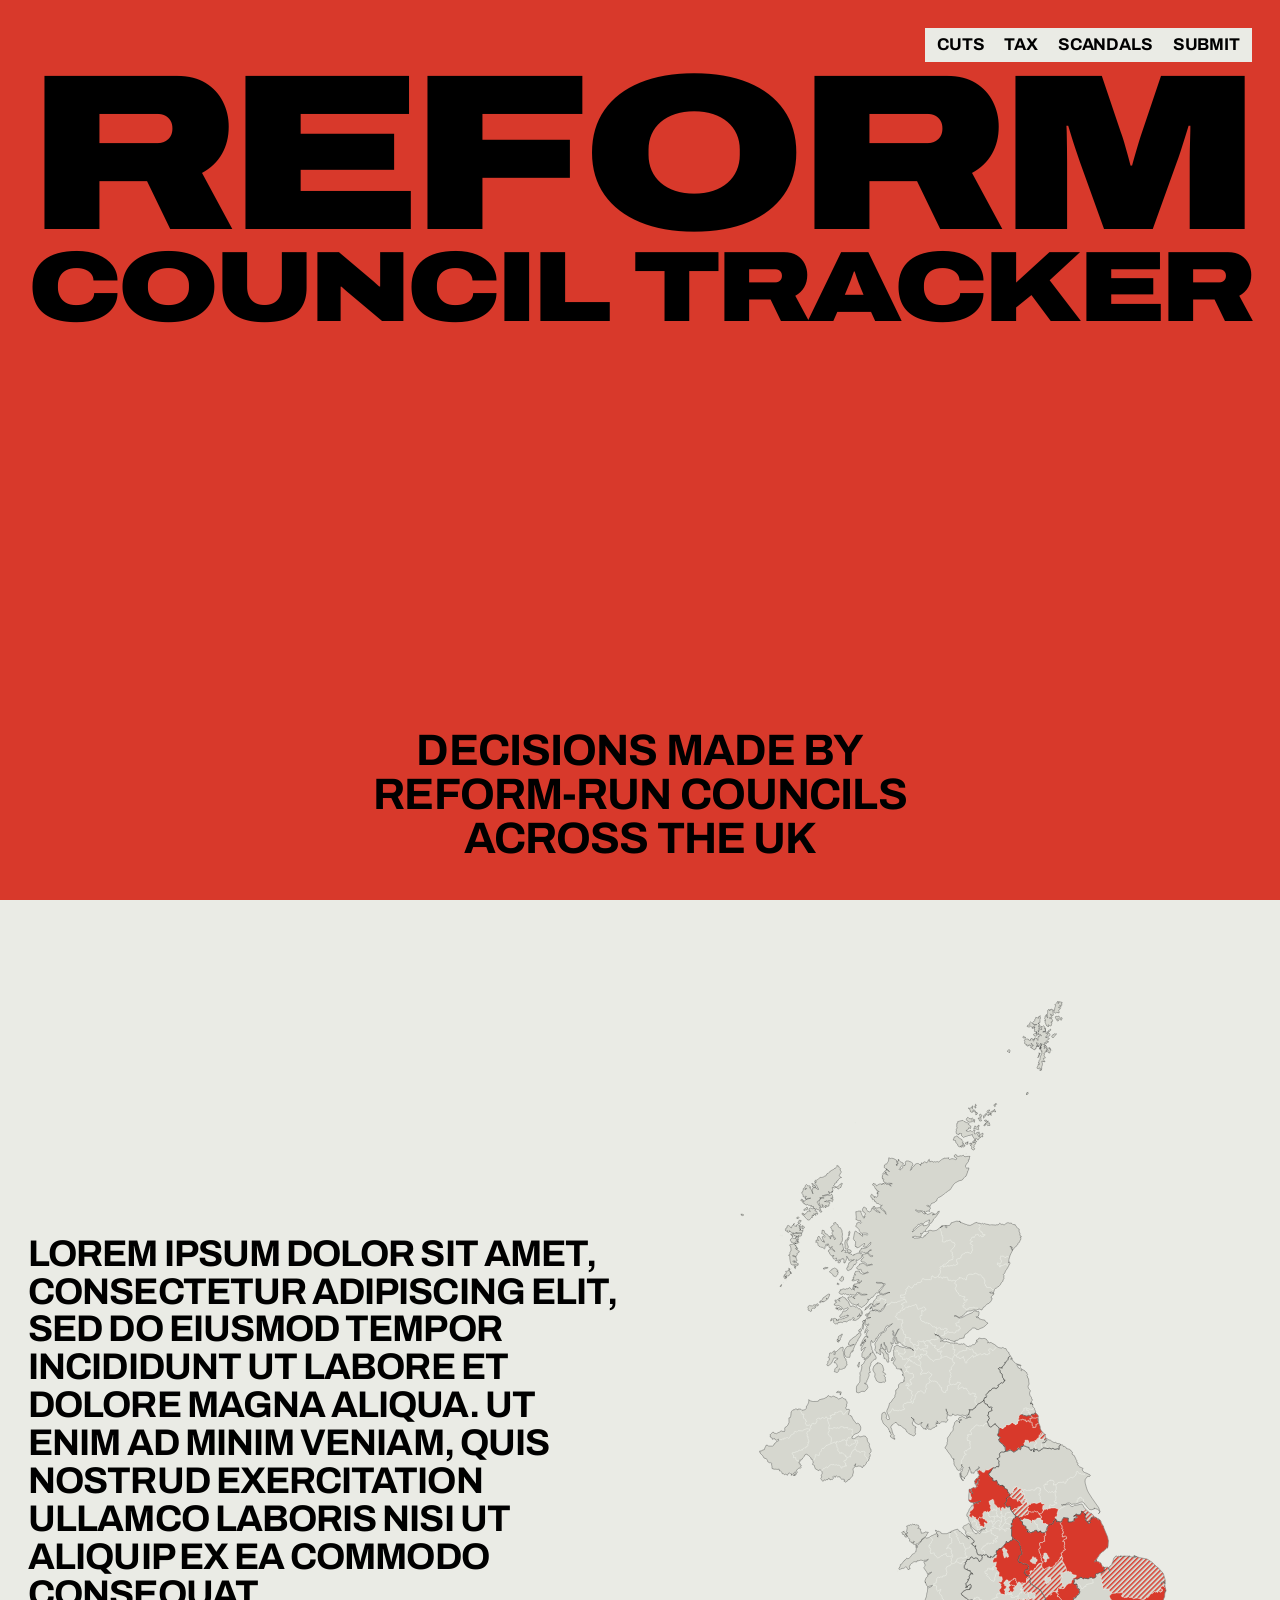
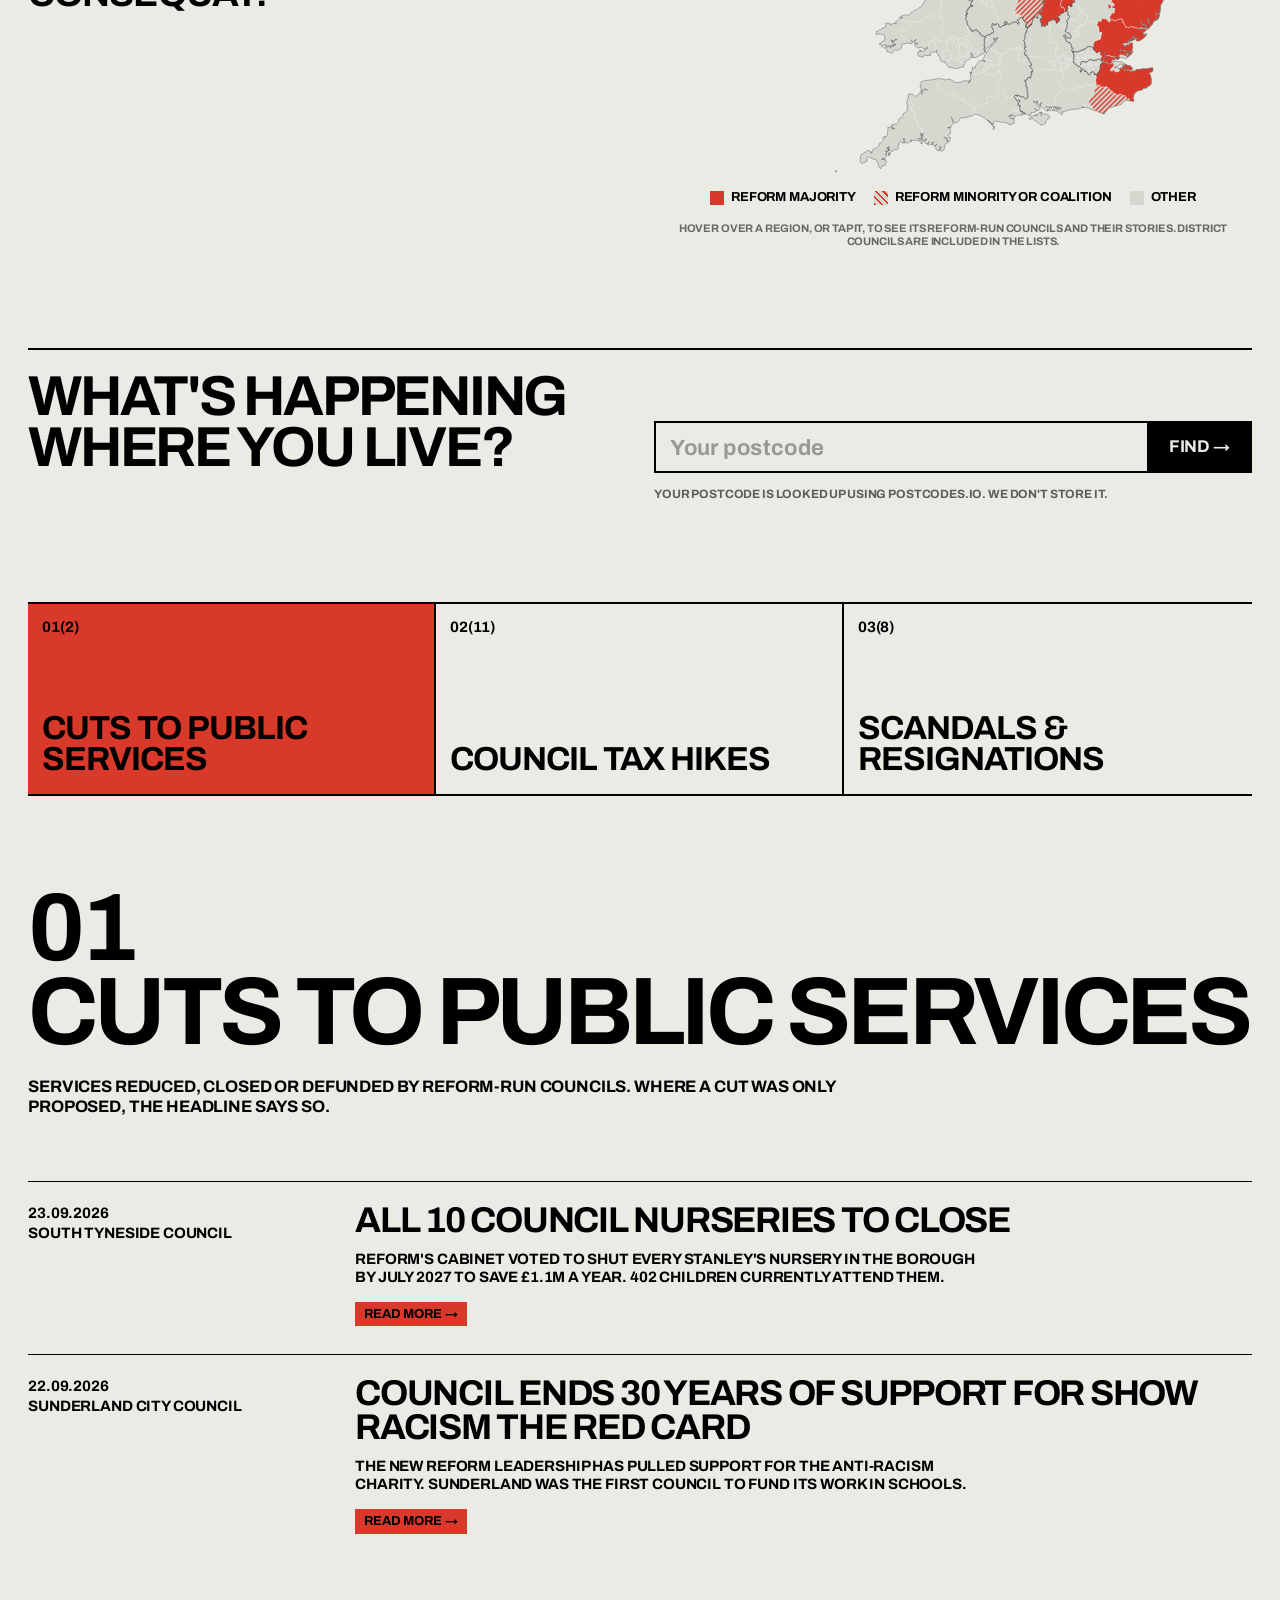
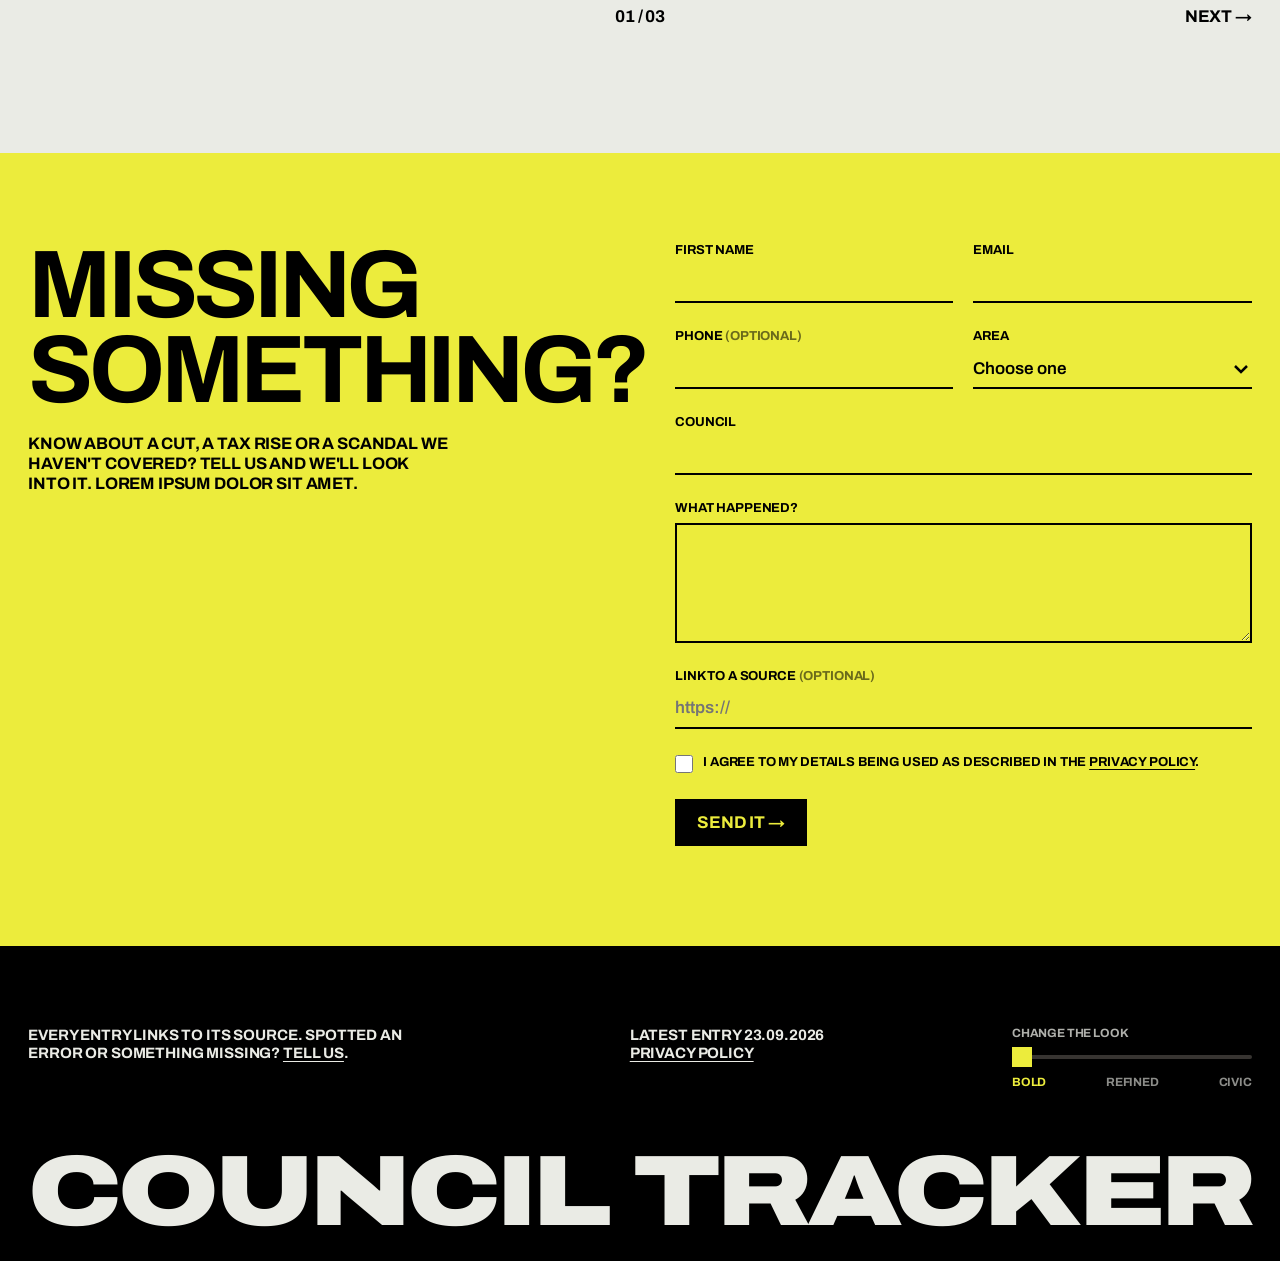
<file: index.html>
<!DOCTYPE html>
<html lang="en-GB">
<head>
  <meta charset="UTF-8">
  <meta name="viewport" content="width=device-width, initial-scale=1.0">
  <title>Reform Council Tracker</title>
  <meta name="description" content="Tracking decisions made by Reform-run councils across the UK.">
  <link rel="preconnect" href="https://fonts.googleapis.com">
  <link rel="preconnect" href="https://fonts.gstatic.com" crossorigin>
  <link href="https://fonts.googleapis.com/css2?family=Archivo:wdth,wght@100..125,500..900&family=DM+Serif+Display&family=DM+Sans:opsz,wght@9..40,400;9..40,500;9..40,600&family=Libre+Caslon+Text:wght@400;700&family=Libre+Baskerville:ital,wght@0,400;0,700;1,400&display=swap" rel="stylesheet">
  <script src="look.js"></script>
  <style>
    :root {
      --bg:     #eaebe5;
      --ink:    #000;
      --red:    #d8392b;
      --yellow: #ecec3c;
      --font:   'Archivo', Arial, Helvetica, sans-serif;
      --pad:    clamp(16px, 2.2vw, 32px);
      --map-other: #d6d7cf;
      --map-reform: var(--red);
      --map-hover: #c4c5bc;
    }

    * { box-sizing: border-box; }
    html { scroll-behavior: smooth; }
    body {
      margin: 0;
      background: var(--bg);
      color: var(--ink);
      font-family: var(--font);
      font-weight: 700;
      font-size: 15px;
      line-height: 1.2;
      text-transform: uppercase;
      letter-spacing: -0.01em;
      -webkit-font-smoothing: antialiased;
    }
    a { color: inherit; text-decoration: none; }
    button { font: inherit; text-transform: inherit; letter-spacing: inherit; color: inherit; }
    p { margin: 0; }

    /* Fit-to-width headline text (sized by JS) */
    .fit { display: block; white-space: nowrap; line-height: 0.82; letter-spacing: -0.04em; }
    .fit span { display: inline-block; }

    /* ---- Fixed nav ----------------------------------------------------- */
    .nav {
      position: fixed; top: var(--pad); right: var(--pad); z-index: 10;
      display: flex; gap: 20px;
      font-size: 17px;
      background: var(--bg);
      padding: 7px 12px 6px;
    }
    .nav a:hover { text-decoration: underline; text-underline-offset: 3px; }

    /* ---- Hero ---------------------------------------------------------- */
    .hero {
      min-height: 100svh;
      background: var(--red);
      display: flex; flex-direction: column; justify-content: space-between;
      padding: var(--pad);
      padding-top: calc(var(--pad) + 36px);
    }
    .hero h1 {
      margin: 0;
      font-weight: 900;
      font-stretch: 125%;
    }
    .hero .tagline {
      text-align: center;
      font-size: clamp(22px, 3.6vw, 44px);
      line-height: 1;
      letter-spacing: -0.02em;
      padding-bottom: 12px;
      max-width: 16em; margin: 0 auto;
      text-wrap: balance;
    }
    .hero .narrow { display: none; }

    /* ---- Intro --------------------------------------------------------- */
    .intro {
      display: grid;
      grid-template-columns: 1fr 1fr;
      gap: var(--pad);
      align-items: center;
      padding: 100px var(--pad);
    }
    .intro > p {
      font-size: clamp(22px, 2.9vw, 44px);
      line-height: 1.02;
      letter-spacing: -0.025em;
    }

    /* ---- Map ----------------------------------------------------------- */
    .map-wrap { display: flex; flex-direction: column; align-items: center; gap: 16px; }
    #uk-map { display: block; width: 100%; max-height: 86svh; touch-action: manipulation; }
    #uk-map path {
      fill: var(--map-other);
      stroke: var(--bg);
      stroke-width: 0.6;
      stroke-linejoin: round;
      cursor: pointer;
      transition: fill 0.15s ease;
    }
    #uk-map path.reform     { fill: var(--map-reform); }
    #uk-map path.reform-min { fill: url(#hatch); }
    #uk-map path:hover, #uk-map path.active { stroke: var(--ink); stroke-width: 1.4; }
    #uk-map path.picked { stroke: var(--ink); stroke-width: 2.2; }
    #uk-map path:not(.reform):not(.reform-min):hover { fill: var(--map-hover); }
    .legend { display: flex; flex-wrap: wrap; justify-content: center; gap: 8px 18px; font-size: 13px; }
    .legend span { display: inline-flex; align-items: center; gap: 7px; }
    .legend i { width: 14px; height: 14px; display: inline-block; }
    .legend .k-maj { background: var(--map-reform); }
    .legend .k-min { background: repeating-linear-gradient(45deg, var(--map-reform) 0 2px, var(--map-other) 2px 5px); }
    .legend .k-oth { background: var(--map-other); }
    .map-foot { font-size: 11px; opacity: 0.55; text-align: center; }

    .map-tip {
      position: fixed; z-index: 20; pointer-events: none;
      background: var(--ink); color: var(--bg);
      padding: 12px 14px 11px;
      max-width: 280px;
      font-size: 13px; line-height: 1.3;
      display: none;
    }
    .map-tip.show { display: block; }
    .map-tip strong { display: block; font-size: 20px; line-height: 1; letter-spacing: -0.03em; margin-bottom: 8px; }
    .map-tip .tag {
      display: inline-block; margin-bottom: 8px;
      background: var(--red); color: var(--ink);
      padding: 3px 7px 2px; font-size: 12px;
    }
    .map-tip span { display: block; }
    .map-tip .note { margin-top: 8px; opacity: 0.7; }
    .map-tip.pinned { pointer-events: auto; padding-right: 34px; }
    .map-tip { max-width: 320px; }
    .map-tip .tip-sub { display: block; font-size: 12px; opacity: 0.75; margin-top: -2px; }
    .map-tip .tip-list { list-style: none; margin: 10px 0 0; padding: 9px 0 0; border-top: 1px solid color-mix(in srgb, currentColor 30%, transparent); display: grid; gap: 2px; }
    .map-tip .tip-list li > a, .map-tip .tip-list li:not(:has(a)) { display: flex; align-items: center; gap: 8px; padding: 3px 4px; margin: 0 -4px; }
    .map-tip .tip-list li span { flex: 1; }
    .map-tip .tip-list li small { font-size: 10px; opacity: 0.7; }
    .map-tip .tip-list li i { width: 10px; height: 10px; flex: none; }
    .map-tip .tip-list li i.maj { background: var(--map-reform); }
    .map-tip .tip-list li i.min { background: repeating-linear-gradient(45deg, var(--map-reform) 0 2px, var(--map-other) 2px 4px); }
    .map-tip .tip-list li i.oth { background: var(--map-other); }
    .map-tip .tip-list li em { font-style: normal; padding-left: 10px; }
    .map-tip .tip-list li em.none { font-size: 10px; opacity: 0.6; }
    .map-tip .tip-list li.quiet span { opacity: 0.65; }
    .map-tip .tip-list li.here { background: color-mix(in srgb, currentColor 12%, transparent); }
    .map-tip .tip-list a:hover, .map-tip .tip-list a:focus-visible { background: var(--map-reform); color: var(--ink); outline: none; }
    .map-tip.docked { position: static; max-width: none; width: 100%; margin-top: 4px; }
    #uk-map .regions path { fill: transparent; stroke: var(--ink); stroke-width: 0.9; stroke-opacity: 0.45; pointer-events: none; cursor: default; }
    #uk-map .regions path.on { fill: color-mix(in srgb, var(--ink) 7%, transparent); stroke-width: 2; stroke-opacity: 1; }
    .map-tip .tip-hint { display: block; margin-top: 10px; font-size: 11px; opacity: 0.6; }
    .map-tip .tip-close {
      position: absolute; top: 6px; right: 6px;
      appearance: none; border: 0; background: none; color: inherit; cursor: pointer;
      font-size: 22px; line-height: 1; padding: 2px 6px;
    }
    #uk-map path { cursor: pointer; }
    .meta a.council-link:hover, .pc-council a:hover { text-decoration: underline; text-underline-offset: 3px; }

    /* ---- Postcode lookup ----------------------------------------------- */
    #local { padding: 0 var(--pad) 100px; }
    .local-inner { border-top: 2px solid var(--ink); padding-top: 22px; display: grid; grid-template-columns: 1fr 1fr; gap: var(--pad); }
    #local h2 {
      margin: 0;
      font-size: clamp(34px, 4.4vw, 64px);
      line-height: 0.9;
      letter-spacing: -0.04em;
    }
    .pc-form { display: flex; gap: 0; align-self: end; }
    .pc-form input {
      flex: 1; min-width: 0;
      appearance: none; border: 2px solid var(--ink); border-right: 0; border-radius: 0;
      background: transparent;
      font: inherit; font-size: 22px; letter-spacing: 0.02em;
      padding: 12px 14px 10px;
      color: var(--ink);
    }
    .pc-form input::placeholder { color: rgba(0,0,0,0.35); }
    .pc-form input:focus { outline: none; background: rgba(0,0,0,0.05); }
    .pc-form button {
      appearance: none; border: 0; cursor: pointer;
      background: var(--ink); color: var(--bg);
      font-size: 17px; padding: 0 22px;
      transition: background 0.15s ease, color 0.15s ease;
    }
    .pc-form button:hover { background: var(--red); color: var(--ink); }
    .pc-note { grid-column: 2; font-size: 12px; opacity: 0.6; margin-top: -14px; }
    .pc-results { grid-column: 1 / -1; }
    .pc-results:empty { display: none; }
    .pc-councils { display: flex; flex-wrap: wrap; gap: 10px; margin: 8px 0 26px; }
    .pc-council { border: 2px solid var(--ink); padding: 10px 12px 9px; font-size: 15px; }
    .pc-council.is-reform { background: var(--red); border-color: var(--red); }
    .pc-council small { display: block; font-size: 12px; margin-top: 3px; }
    .pc-msg { font-size: 15px; padding: 8px 0; }
    .pc-results .entry .sec { display: inline-block; margin-top: 4px; background: var(--accent); color: var(--on-accent); padding: 3px 7px 2px; font-size: 12px; align-self: start; }

    /* ---- Tracker tabs -------------------------------------------------- */
    #tracker { padding: 0 var(--pad) 120px; scroll-margin-top: 80px; }
    .tabs {
      display: grid;
      grid-template-columns: repeat(3, 1fr);
      border-top: 2px solid var(--ink);
    }
    .tab {
      appearance: none; background: none; border: 0; cursor: pointer;
      text-align: left;
      padding: 14px 14px 18px;
      border-right: 2px solid var(--ink);
      display: flex; flex-direction: column; justify-content: space-between; gap: 40px;
      min-height: 190px;
      transition: background 0.2s ease, color 0.2s ease;
    }
    .tab:last-child { border-right: 0; }
    .tab .top { display: flex; justify-content: space-between; font-size: 15px; }
    .tab .label {
      font-size: clamp(22px, 2.6vw, 38px);
      line-height: 0.95;
      letter-spacing: -0.03em;
    }
    .tab:hover { background: rgba(0,0,0,0.06); }
    .tab:focus-visible { outline: 2px solid var(--ink); outline-offset: -6px; }
    .tab[aria-selected="true"] { background: var(--accent); color: var(--on-accent); }

    [data-section="cuts"]    { --accent: var(--red);    --on-accent: var(--ink); }
    [data-section="tax"]     { --accent: var(--yellow); --on-accent: var(--ink); }
    [data-section="scandal"] { --accent: var(--ink);    --on-accent: var(--bg); }

    /* ---- Slider -------------------------------------------------------- */
    .slider { overflow: hidden; border-top: 2px solid var(--ink); transition: height 0.4s ease; }
    .track { display: flex; align-items: flex-start; transition: transform 0.6s cubic-bezier(0.7, 0, 0.2, 1); }
    .panel { flex: 0 0 100%; min-width: 0; padding-top: 90px; }

    .panel-head { margin-bottom: 64px; }
    .panel-head .num, .panel-head h2 {
      font-size: clamp(48px, 7.5vw, 112px);
      line-height: 0.88;
      letter-spacing: -0.045em;
      margin: 0;
      font-weight: 700;
    }
    .panel-desc { margin-top: 22px; max-width: 900px; font-size: clamp(15px, 1.3vw, 18px); }

    /* ---- Entries ------------------------------------------------------- */
    .entries { list-style: none; margin: 0; padding: 0; }
    .entry {
      display: grid;
      grid-template-columns: 1fr 3fr;
      gap: var(--pad);
      padding: 22px 0 28px;
      border-top: 1px solid var(--ink);
    }
    .entry:last-child { border-bottom: 1px solid var(--ink); }
    .meta { display: flex; flex-direction: column; gap: 2px; font-size: 15px; }
    .entry h3 {
      margin: 0 0 12px;
      font-size: clamp(24px, 2.8vw, 42px);
      line-height: 0.95;
      letter-spacing: -0.035em;
      font-weight: 700;
    }
    .entry p { max-width: 70ch; font-size: 15px; margin-bottom: 16px; }
    .source {
      display: inline-block;
      font-size: 13px;
      background: var(--accent); color: var(--on-accent);
      padding: 5px 9px 4px;
    }
    .source:hover { background: var(--ink); color: var(--bg); }
    .entry h3 a:hover { text-decoration: underline; text-decoration-thickness: 3px; text-underline-offset: 4px; }
    .empty { padding: 28px 0; border-top: 1px solid var(--ink); }

    /* ---- Controls ------------------------------------------------------ */
    .controls {
      display: grid; grid-template-columns: 1fr auto 1fr; align-items: center;
      margin-top: 40px;
      font-size: 17px;
    }
    .controls button { appearance: none; background: none; border: 0; padding: 6px 0; cursor: pointer; }
    .controls button:hover:not(:disabled) { text-decoration: underline; text-underline-offset: 3px; }
    .controls button:disabled { visibility: hidden; }
    #prev { justify-self: start; }
    #next { justify-self: end; }
    .counter { font-variant-numeric: tabular-nums; }

    /* ---- Footer -------------------------------------------------------- */
    footer {
      background: var(--ink); color: var(--bg);
      padding: var(--pad);
      padding-top: 80px;
    }
    footer .row {
      display: flex; justify-content: space-between; gap: 24px; flex-wrap: wrap;
      margin-bottom: 60px;
      font-size: 15px;
    }
    footer .row p { max-width: 46ch; }
    footer .row a { text-decoration: underline; text-underline-offset: 3px; }
    footer .fit { font-weight: 900; font-stretch: 125%; }

    /* ---- Submit form --------------------------------------------------- */
    #submit {
      background: var(--yellow);
      padding: 90px var(--pad) 100px;
      scroll-margin-top: 0;
    }
    .submit-grid {
      display: grid;
      grid-template-columns: 1fr 1fr;
      gap: var(--pad);
      align-items: start;
    }
    #submit h2 {
      margin: 0;
      font-size: clamp(48px, 7.5vw, 112px);
      line-height: 0.88;
      letter-spacing: -0.045em;
    }
    .submit-intro { margin-top: 22px; max-width: 42ch; font-size: clamp(15px, 1.3vw, 18px); }

    form { display: grid; grid-template-columns: 1fr 1fr; gap: 26px 20px; }
    .field { display: flex; flex-direction: column; gap: 6px; }
    .field.full { grid-column: 1 / -1; }
    .field label { font-size: 13px; }
    .field label .opt { opacity: 0.55; }
    .field input, .field select, .field textarea {
      appearance: none;
      width: 100%;
      font: inherit;
      font-weight: 600;
      font-size: 17px;
      text-transform: none;
      letter-spacing: 0;
      color: var(--ink);
      background: transparent;
      border: 0;
      border-bottom: 2px solid var(--ink);
      border-radius: 0;
      padding: 8px 0;
    }
    .field textarea { resize: vertical; min-height: 120px; border: 2px solid var(--ink); padding: 10px; }
    .field select {
      cursor: pointer;
      padding-right: 28px;
      background-image: url("data:image/svg+xml,%3Csvg xmlns='http://www.w3.org/2000/svg' width='14' height='9' viewBox='0 0 14 9'%3E%3Cpath d='M1 1l6 6 6-6' stroke='%23000' stroke-width='2.5' fill='none'/%3E%3C/svg%3E");
      background-repeat: no-repeat;
      background-position: right 4px center;
    }
    .field input:focus, .field select:focus, .field textarea:focus { outline: none; background-color: rgba(0,0,0,0.06); }
    .consent { grid-column: 1 / -1; display: flex; gap: 10px; align-items: flex-start; font-size: 13px; }
    .consent input { width: 18px; height: 18px; margin: 0; accent-color: var(--ink); flex: none; }
    .consent a { text-decoration: underline; text-underline-offset: 3px; }
    .form-foot { grid-column: 1 / -1; display: flex; align-items: center; gap: 20px; flex-wrap: wrap; }
    .form-foot button {
      appearance: none; border: 0; cursor: pointer;
      background: var(--ink); color: var(--yellow);
      font-size: 17px;
      padding: 14px 22px 13px;
      transition: background 0.15s ease, color 0.15s ease;
    }
    .form-foot button:hover { background: var(--red); color: var(--ink); }
    .form-foot button:disabled { opacity: 0.5; cursor: default; }
    .status { font-size: 13px; }

    /* ---- Small screens ------------------------------------------------- */
    @media (max-width: 720px) {
      body { font-size: 14px; }
      .hero .wide { display: none; }
      .hero .narrow { display: block; }
      .nav { gap: 14px; font-size: 14px; }
      .tabs { grid-template-columns: 1fr; }
      .tab { border-right: 0; border-bottom: 2px solid var(--ink); min-height: 0; gap: 18px; }
      .tab:last-child { border-bottom: 0; }
      .panel { padding-top: 56px; }
      .panel-head { margin-bottom: 36px; }
      .entry { grid-template-columns: 1fr; gap: 10px; }
      .meta { flex-direction: row; gap: 12px; }
      .controls { font-size: 14px; }
      .intro { grid-template-columns: 1fr; padding: 64px var(--pad); gap: 48px; }
      #uk-map { max-height: 78svh; }
      .local-inner { grid-template-columns: 1fr; gap: 18px; }
      .pc-note { grid-column: 1; margin-top: -8px; }
      .pc-form input { font-size: 18px; }
      #submit { padding-top: 64px; padding-bottom: 72px; }
      .submit-grid { grid-template-columns: 1fr; gap: 40px; }
      form { grid-template-columns: 1fr; }
    }

    @media (prefers-reduced-motion: reduce) {
      html { scroll-behavior: auto; }
      .track, .slider, .tab { transition: none; }
    }
  </style>
  <link rel="stylesheet" href="looks.css">
</head>
<body>

  <nav class="nav" aria-label="Sections"></nav>

  <header class="hero">
    <div class="hero-promo">An independent guide to your council</div>
    <div class="bunting" aria-hidden="true"></div>
    <p class="hero-kicker">For our towns and counties</p>
    <h1 aria-label="Reform Council Tracker">
      <span class="fit"><span>Reform</span></span>
      <span class="fit wide"><span>Council Tracker</span></span>
      <span class="fit narrow"><span>Council</span></span>
      <span class="fit narrow"><span>Tracker</span></span>
      <span class="title-plain" aria-hidden="true"><span class="w-reform">Reform </span>Council Tracker</span>
    </h1>
    <div class="hero-rule" aria-hidden="true"></div>
    <p class="tagline">
      <span class="for-bold">Decisions made by Reform&#8209;run councils across the UK</span>
      <span class="for-refined">Know what your council is delivering, and what you&rsquo;re paying for.</span>
      <span class="for-civic">Your town. Your money. Your say.</span>
    </p>
    <a class="hero-cta" href="#local">Find your council &rarr;</a>
  </header>

  <section class="intro">
    <p>Lorem ipsum dolor sit amet, consectetur adipiscing elit, sed do eiusmod tempor incididunt ut labore et dolore magna aliqua. Ut enim ad minim veniam, quis nostrud exercitation ullamco laboris nisi ut aliquip ex ea commodo consequat.</p>

    <div class="map-wrap">
      <svg id="uk-map" role="img" aria-label="Map of UK council areas, with Reform-run councils highlighted" xmlns="http://www.w3.org/2000/svg">
        <defs>
          <pattern id="hatch" width="5" height="5" patternUnits="userSpaceOnUse" patternTransform="rotate(45)">
            <rect width="5" height="5" style="fill: var(--map-other)"/>
            <rect width="2" height="5" style="fill: var(--map-reform)"/>
          </pattern>
        </defs>
      </svg>
      <div class="legend">
        <span><i class="k-maj"></i>Reform majority</span>
        <span><i class="k-min"></i>Reform minority or coalition</span>
        <span><i class="k-oth"></i>Other</span>
      </div>
      <p class="map-foot">Hover over a region, or tap it, to see its Reform-run councils and their stories. District councils are included in the lists.</p>
    </div>
  </section>

  <div class="map-tip" role="tooltip"></div>

  <section id="local">
    <div class="local-inner">
      <h2>What's happening<br>where you live?</h2>
      <form class="pc-form" novalidate>
        <input id="pc" name="postcode" aria-label="Your postcode" type="text" placeholder="Your postcode" autocomplete="postal-code" spellcheck="false">
        <button type="submit">Find &rarr;</button>
      </form>
      <p class="pc-note">Your postcode is looked up using postcodes.io. We don't store it.</p>
      <div class="pc-results" aria-live="polite"></div>
    </div>
  </section>

  <main id="tracker">
    <div class="tabs" role="tablist" aria-label="Tracker categories"></div>

    <div class="slider" aria-live="polite">
      <div class="track"></div>
    </div>

    <div class="controls">
      <button type="button" id="prev"></button>
      <span class="counter" aria-hidden="true"></span>
      <button type="button" id="next"></button>
    </div>
  </main>

  <section id="submit">
    <div class="submit-grid">
      <div>
        <h2>Missing<br>something?</h2>
        <p class="submit-intro">Know about a cut, a tax rise or a scandal we haven't covered? Tell us and we'll look into it. Lorem ipsum dolor sit amet.</p>
      </div>

      <form id="submit-form" novalidate>
        <div class="field">
          <label for="f-name">First name</label>
          <input id="f-name" name="first_name" type="text" autocomplete="given-name" required>
        </div>
        <div class="field">
          <label for="f-email">Email</label>
          <input id="f-email" name="email" type="email" autocomplete="email" required>
        </div>
        <div class="field">
          <label for="f-phone">Phone <span class="opt">(optional)</span></label>
          <input id="f-phone" name="phone" type="tel" autocomplete="tel">
        </div>
        <div class="field">
          <label for="f-area">Area</label>
          <select id="f-area" name="area" required>
            <option value="" disabled selected>Choose one</option>
          </select>
        </div>
        <div class="field full">
          <label for="f-council">Council</label>
          <input id="f-council" name="council" type="text" required>
        </div>
        <div class="field full">
          <label for="f-details">What happened?</label>
          <textarea id="f-details" name="details" required></textarea>
        </div>
        <div class="field full">
          <label for="f-link">Link to a source <span class="opt">(optional)</span></label>
          <input id="f-link" name="source" type="url" placeholder="https://">
        </div>

        <label class="consent">
          <input type="checkbox" name="privacy_consent" value="yes" required>
          <span>I agree to my details being used as described in the <a href="privacy.html">privacy policy</a>.</span>
        </label>

        <div class="form-foot">
          <button type="submit">Send it &rarr;</button>
          <p class="status" role="status" aria-live="polite"></p>
        </div>
      </form>
    </div>
  </section>

  <footer>
    <div class="row">
      <p>Every entry links to its source. Spotted an error or something missing? <a href="#submit">Tell us</a>.</p>
      <p><span id="updated"></span><br><a href="privacy.html">Privacy policy</a></p>
    </div>
    <p class="foot-title">Reform Council Tracker</p>
    <span class="fit"><span>Council Tracker</span></span>
  </footer>

  <script src="data.js"></script>
  <script src="map.js"></script>
  <script src="common.js"></script>
  <script>
    // ---- Helpers ----------------------------------------------------------
    const tabsEl   = document.querySelector('.tabs');
    const sliderEl = document.querySelector('.slider');
    const trackEl  = document.querySelector('.track');
    const navEl    = document.querySelector('.nav');
    const counter  = document.querySelector('.counter');
    const prevBtn  = document.getElementById('prev');
    const nextBtn  = document.getElementById('next');


    // Scale each .fit line so its text spans the full width of its container
    function fitText() {
      document.querySelectorAll('.fit').forEach(el => {
        if (!el.offsetWidth) return; // hidden at this screen size
        const inner = el.firstElementChild;
        el.style.fontSize = '100px';
        el.style.fontSize = (100 * el.clientWidth / inner.scrollWidth) + 'px';
      });
    }

    // "Latest entry" date in the footer
    const allDates = SECTIONS.flatMap(s => s.entries.map(e => e.date)).sort();
    if (allDates.length) document.getElementById('updated').textContent = `Latest entry ${dotDate(allDates.at(-1))}`;

    // One tracker entry. `section` adds a coloured label (used in postcode results).
    function entryHTML(e, section) {
      return `
          <li class="entry"${section ? ` data-section="${esc(section.id)}"` : ''}>
            <div class="meta">
              <time datetime="${esc(e.date)}">${dotDate(e.date)}</time>
              <a class="council-link" href="${councilUrl(e.council)}">${esc(e.council)}</a>
              ${section ? `<span class="sec">${esc(section.navLabel || section.label)}</span>` : ''}
            </div>
            <div>
              <h3><a href="${entryUrl(e)}">${esc(e.title)}</a></h3>
              <p>${esc(e.summary)}</p>
              <a class="source" href="${entryUrl(e)}">Read more &rarr;</a>
            </div>
          </li>`;
    }

    // ---- Rendering --------------------------------------------------------
    SECTIONS.forEach((s, i) => {
      const n = pad2(i + 1);

      const link = document.createElement('a');
      link.href = `#${s.id}`;
      link.textContent = s.navLabel || s.label.split(' ')[0];
      link.addEventListener('click', e => {
        e.preventDefault();
        goTo(i);
        document.getElementById('tracker').scrollIntoView();
      });
      navEl.appendChild(link);

      const tab = document.createElement('button');
      tab.type = 'button';
      tab.className = 'tab';
      tab.role = 'tab';
      tab.id = `tab-${s.id}`;
      tab.dataset.section = s.id;
      tab.setAttribute('aria-controls', `panel-${s.id}`);
      tab.innerHTML = `
        <span class="top"><span>${n}</span><span>(${s.entries.length})</span></span>
        <span class="label">${esc(s.label)}</span>`;
      tab.addEventListener('click', () => goTo(i));
      tabsEl.appendChild(tab);

      const sorted = [...s.entries].sort((a, b) => b.date.localeCompare(a.date));
      const panel = document.createElement('section');
      panel.className = 'panel';
      panel.role = 'tabpanel';
      panel.id = `panel-${s.id}`;
      panel.dataset.section = s.id;
      panel.setAttribute('aria-labelledby', tab.id);
      panel.innerHTML = `
        <div class="panel-head">
          <p class="num">${n}</p>
          <h2>${esc(s.label)}</h2>
          ${s.description ? `<p class="panel-desc">${esc(s.description)}</p>` : ''}
        </div>
        ${sorted.length ? `<ul class="entries">${sorted.map(e => entryHTML(e)).join('')}</ul>` : '<p class="empty">No entries yet.</p>'}
      `;
      trackEl.appendChild(panel);
    });

    // ---- Slider logic -----------------------------------------------------
    let current = 0;

    // Size the slider to the visible panel so short sections don't leave a gap
    function fitHeight() {
      sliderEl.style.height = trackEl.children[current].offsetHeight + 'px';
    }

    function goTo(i, { scroll = false } = {}) {
      current = Math.max(0, Math.min(SECTIONS.length - 1, i));
      const s = SECTIONS[current];
      trackEl.style.transform = `translateX(-${current * 100}%)`;

      [...tabsEl.children].forEach((t, j) => {
        t.setAttribute('aria-selected', j === current);
        t.tabIndex = j === current ? 0 : -1;
      });
      [...trackEl.children].forEach((p, j) => p.inert = j !== current);

      const prev = SECTIONS[current - 1], next = SECTIONS[current + 1];
      prevBtn.disabled = !prev;
      nextBtn.disabled = !next;
      prevBtn.innerHTML = prev ? `&larr; Prev` : '';
      nextBtn.innerHTML = next ? `Next &rarr;` : '';
      counter.textContent = `${pad2(current + 1)} / ${pad2(SECTIONS.length)}`;

      fitHeight();
      if (scroll) document.getElementById('tracker').scrollIntoView();
      history.replaceState(null, '', `#${s.id}`);
    }

    prevBtn.addEventListener('click', () => goTo(current - 1, { scroll: true }));
    nextBtn.addEventListener('click', () => goTo(current + 1, { scroll: true }));

    // Re-fit whenever any panel changes size (window resize, fonts loading, etc.)
    const ro = new ResizeObserver(fitHeight);
    [...trackEl.children].forEach(p => ro.observe(p));

    window.addEventListener('resize', fitText);
    // A new look changes fonts and sizes, so re-fit the headline and slider
    document.addEventListener('lookchange', () => { fitText(); document.fonts?.ready.then(() => { fitText(); fitHeight(); }); });
    fitText();
    document.fonts?.ready.then(fitText);

    // Arrow keys when focus is on the tabs
    tabsEl.addEventListener('keydown', e => {
      if (e.key === 'ArrowRight') { goTo(current + 1); tabsEl.children[current].focus(); }
      if (e.key === 'ArrowLeft')  { goTo(current - 1); tabsEl.children[current].focus(); }
    });

    // Touch swipe (ignores mostly-vertical gestures so scrolling still works)
    let startX = null, startY = null;
    trackEl.addEventListener('touchstart', e => {
      startX = e.touches[0].clientX; startY = e.touches[0].clientY;
    }, { passive: true });
    trackEl.addEventListener('touchend', e => {
      if (startX === null) return;
      const dx = e.changedTouches[0].clientX - startX;
      const dy = e.changedTouches[0].clientY - startY;
      if (Math.abs(dx) > 50 && Math.abs(dx) > Math.abs(dy)) goTo(current + (dx < 0 ? 1 : -1));
      startX = null;
    });

    // ---- Map --------------------------------------------------------------
    // Councils are drawn and shaded individually; hovering works by region.
    const mapEl = document.getElementById('uk-map');
    const tipEl = document.querySelector('.map-tip');
    const tipHome = tipEl.parentNode;
    const mapWrap = document.querySelector('.map-wrap');
    const SVGNS = 'http://www.w3.org/2000/svg';
    mapEl.setAttribute('viewBox', MAP_VIEWBOX);

    const councilLayer = document.createElementNS(SVGNS, 'g');
    const regionLayer  = document.createElementNS(SVGNS, 'g');
    councilLayer.setAttribute('class', 'councils');
    regionLayer.setAttribute('class', 'regions');
    mapEl.append(councilLayer, regionLayer);

    MAP_SHAPES.forEach(shape => {
      const p = document.createElementNS(SVGNS, 'path');
      p.setAttribute('d', shape.d);
      p.dataset.code = shape.code;
      p.dataset.name = shape.name;
      p.dataset.region = shape.region;
      const c = reformByCode[shape.code];
      if (c) p.classList.add(c.control === 'majority' ? 'reform' : 'reform-min');
      councilLayer.appendChild(p);
    });
    const regionPaths = {};
    MAP_REGIONS.forEach(r => {
      const p = document.createElementNS(SVGNS, 'path');
      p.setAttribute('d', r.d);
      regionLayer.appendChild(p);
      regionPaths[r.code] = p;
    });
    const regionName = Object.fromEntries(MAP_REGIONS.map(r => [r.code, r.name]));

    // Short names for lists: "Durham County Council" -> "Durham"
    const shortName = n => n.replace(/\s+(County|Metropolitan Borough|Metropolitan District|London Borough|Borough|District|City)?\s*Council$/, '');

    // The councils to list for a region: every Reform-run council in it, plus any other
    // council in it that has stories
    function regionCouncils(code) {
      const list = COUNCILS.filter(c => COUNCIL_REGION[c.code] === code)
        .map(c => ({ name: c.name, reform: c, n: entriesFor(c.name).length }));
      const seen = new Set(list.map(x => norm(x.name)));
      MAP_SHAPES.filter(s => s.region === code && !reformByCode[s.code]).forEach(s => {
        const n = entriesFor(s.name).length;
        const name = allEntries().find(({ e }) => norm(e.council) === norm(s.name))?.e.council;
        if (n && !seen.has(norm(s.name))) { list.push({ name: name || s.name, reform: null, n }); seen.add(norm(s.name)); }
      });
      return list;
    }

    // Hovering shows a preview; clicking (or tapping) a region pins the list so its links work
    let pinned = null;

    function tipHTML(regionCode, hoveredName, isPinned) {
      const list = regionCouncils(regionCode).sort((a, b) =>
        (norm(b.name) === norm(hoveredName)) - (norm(a.name) === norm(hoveredName)) || b.n - a.n || a.name.localeCompare(b.name));
      const reformCount = list.filter(x => x.reform).length;
      const stories = list.reduce((t, x) => t + x.n, 0);

      const sub = reformCount
        ? `${reformCount} Reform-run council${reformCount === 1 ? '' : 's'} · ${storyCount(stories)}`
        : (stories ? storyCount(stories) : 'No Reform-run councils');

      const rows = list.map(x => {
        const label = `${esc(shortName(x.name))}${x.reform && x.reform.control !== 'majority' ? ` <small>(${x.reform.control})</small>` : ''}${x.reform ? '' : ' <small>(not Reform-run)</small>'}`;
        const count = x.n ? `<em>${x.n}</em>` : '<em class="none">no stories yet</em>';
        const inner = `<i class="${x.reform ? (x.reform.control === 'majority' ? 'maj' : 'min') : 'oth'}"></i><span>${label}</span>${count}`;
        const cls = `${x.n ? '' : 'quiet'}${norm(x.name) === norm(hoveredName) ? ' here' : ''}`;
        return isPinned
          ? `<li class="${cls}"><a href="${councilUrl(x.name)}">${inner}</a></li>`
          : `<li class="${cls}">${inner}</li>`;
      }).join('');

      return `${isPinned ? '<button type="button" class="tip-close" aria-label="Close">&times;</button>' : ''}
        <strong>${esc(regionName[regionCode] || '')}</strong>
        <span class="tip-sub">${sub}</span>
        ${rows ? `<ul class="tip-list">${rows}</ul>` : ''}
        ${rows ? (isPinned ? '<span class="tip-hint">Choose a council to see its stories</span>' : '<span class="tip-hint">Click the region to open this list</span>') : ''}`;
    }

    function placeTip(x, y) {
      const w = tipEl.offsetWidth, h = tipEl.offsetHeight;
      const left = x + 16 + w > window.innerWidth - 8 ? Math.max(8, x - w - 16) : x + 16;
      const top  = Math.min(Math.max(8, y - h / 2), window.innerHeight - h - 8);
      tipEl.style.left = left + 'px';
      tipEl.style.top  = top + 'px';
    }

    // On phones a pinned list sits under the map instead of floating
    const narrow = matchMedia('(max-width: 720px)');

    function showTip(path, x, y, isPinned = false) {
      tipEl.innerHTML = tipHTML(path.dataset.region, reformByCode[path.dataset.code]?.name || path.dataset.name, isPinned);
      const docked = isPinned && narrow.matches;
      if (docked && tipEl.parentNode !== mapWrap) mapWrap.appendChild(tipEl);
      if (!docked && tipEl.parentNode !== tipHome) tipHome.appendChild(tipEl);
      tipEl.classList.add('show');
      tipEl.classList.toggle('pinned', isPinned);
      tipEl.classList.toggle('docked', docked);
      if (docked) { tipEl.style.left = tipEl.style.top = ''; tipEl.scrollIntoView({ block: 'nearest' }); }
      else placeTip(x, y);
    }

    function activate(path) {
      const region = path.dataset.region;
      Object.entries(regionPaths).forEach(([code, p]) => p.classList.toggle('on', code === region));
      if (path.classList.contains('active')) return;
      councilLayer.querySelector('.active')?.classList.remove('active');
      path.classList.add('active');
      councilLayer.appendChild(path); // bring to front so its outline shows fully
    }

    function hideTip() {
      pinned = null;
      tipEl.classList.remove('show', 'pinned', 'docked');
      if (tipEl.parentNode !== tipHome) tipHome.appendChild(tipEl);
      councilLayer.querySelector('.active')?.classList.remove('active');
      regionLayer.querySelector('.on')?.classList.remove('on');
    }

    mapEl.addEventListener('pointermove', e => {
      if (pinned || e.pointerType !== 'mouse') return;
      const path = e.target.closest('path[data-code]');
      if (!path) return hideTip();
      activate(path);
      showTip(path, e.clientX, e.clientY);
    });
    mapEl.addEventListener('pointerleave', e => { if (!pinned && e.pointerType === 'mouse') hideTip(); });

    mapEl.addEventListener('click', e => {
      const path = e.target.closest('path[data-code]');
      if (!path) return hideTip();
      pinned = path;
      activate(path);
      showTip(path, e.clientX, e.clientY, true);
      tipEl.querySelector('.tip-list a')?.focus({ preventScroll: true });
    });

    tipEl.addEventListener('click', e => { if (e.target.closest('.tip-close')) hideTip(); });
    document.addEventListener('click', e => {
      if (pinned && !mapEl.contains(e.target) && !tipEl.contains(e.target)) hideTip();
    });
    document.addEventListener('keydown', e => { if (e.key === 'Escape' && pinned) hideTip(); });
    window.addEventListener('scroll', () => {
      if (tipEl.classList.contains('show') && !tipEl.classList.contains('docked')) hideTip();
    }, { passive: true });

    // ---- Postcode lookup --------------------------------------------------
    const pcForm    = document.querySelector('.pc-form');
    const pcInput   = document.getElementById('pc');
    const pcResults = document.querySelector('.pc-results');

    pcForm.addEventListener('submit', async e => {
      e.preventDefault();
      const pc = pcInput.value.trim();
      mapEl.querySelectorAll('.picked').forEach(p => p.classList.remove('picked'));
      if (!pc) { pcResults.innerHTML = '<p class="pc-msg">Enter a postcode to search.</p>'; return; }

      pcResults.innerHTML = '<p class="pc-msg">Looking up&hellip;</p>';
      let result;
      try {
        const res = await fetch(`https://api.postcodes.io/postcodes/${encodeURIComponent(pc)}`);
        if (res.status === 404) { pcResults.innerHTML = `<p class="pc-msg">We couldn't find that postcode. Check it and try again.</p>`; return; }
        if (!res.ok) throw new Error(res.status);
        result = (await res.json()).result;
      } catch {
        pcResults.innerHTML = '<p class="pc-msg">Sorry, the postcode lookup isn\'t working right now. Please try again later.</p>';
        return;
      }

      // A postcode can sit in two councils (county + district), or one (unitary)
      const councils = [
        [result.codes.admin_county, result.admin_county],
        [result.codes.admin_district, result.admin_district],
      ].filter(([code, name]) => code && name && !/99999999$/.test(code))
       .map(([code, name]) => ({ code, name, reform: reformByCode[code] }));

      const keys = new Set(councils.flatMap(c => [norm(c.name), c.reform && norm(c.reform.name)]).filter(Boolean));
      const matches = SECTIONS.flatMap(s => s.entries.filter(e => keys.has(norm(e.council))).map(e => ({ e, s })))
        .sort((a, b) => b.e.date.localeCompare(a.e.date));

      councils.forEach(c => mapEl.querySelector(`path[data-code="${c.code}"]`)?.classList.add('picked'));

      pcResults.innerHTML = `
        <div class="pc-councils">
          ${councils.map(c => `
            <div class="pc-council${c.reform ? ' is-reform' : ''}">
              ${c.reform || entriesFor(c.name).length ? `<a href="${councilUrl(c.reform ? c.reform.name : c.name)}">${esc(c.reform ? c.reform.name : c.name)} &rarr;</a>` : esc(c.name)}
              <small>${c.reform ? `${CONTROL_LABEL[c.reform.control]} since ${monthYear(c.reform.since)}` : 'Not Reform-run'}</small>
            </div>`).join('')}
        </div>
        ${matches.length
          ? `<ul class="entries">${matches.map(({ e, s }) => entryHTML(e, s)).join('')}</ul>`
          : `<p class="pc-msg">${councils.some(c => c.reform) ? 'No entries yet for your council.' : 'Your council isn\'t run by Reform, so there\'s nothing to show here.'}</p>`}
      `;
    });

    // ---- Submit form ------------------------------------------------------
    const form     = document.getElementById('submit-form');
    const areaEl   = document.getElementById('f-area');
    const statusEl = form.querySelector('.status');

    // Dropdown options come from the tracker sections, plus "Other"
    [...SECTIONS.map(s => [s.id, s.label]), ['other', 'Other']].forEach(([value, label]) => {
      areaEl.add(new Option(label, value));
    });

    // "Submit" link in the top-right menu
    const submitLink = document.createElement('a');
    submitLink.href = '#submit';
    submitLink.textContent = 'Submit';
    navEl.appendChild(submitLink);

    form.addEventListener('submit', e => {
      e.preventDefault();
      if (!form.checkValidity()) {
        form.reportValidity();
        return;
      }

      // DEMO ONLY: nothing is sent or stored yet.
      // To go live, send `data` to your database/form service here.
      const data = Object.fromEntries(new FormData(form));
      console.log('Form submission (demo, not sent):', data);

      form.reset();
      statusEl.textContent = "Thanks — we'll look into it. (Demo only: nothing was sent.)";
    });

    // Deep link support: index.html#tax opens that section
    const start = SECTIONS.findIndex(s => s.id === location.hash.slice(1));
    goTo(start === -1 ? 0 : start);
  </script>
</body>
</html>
</file>
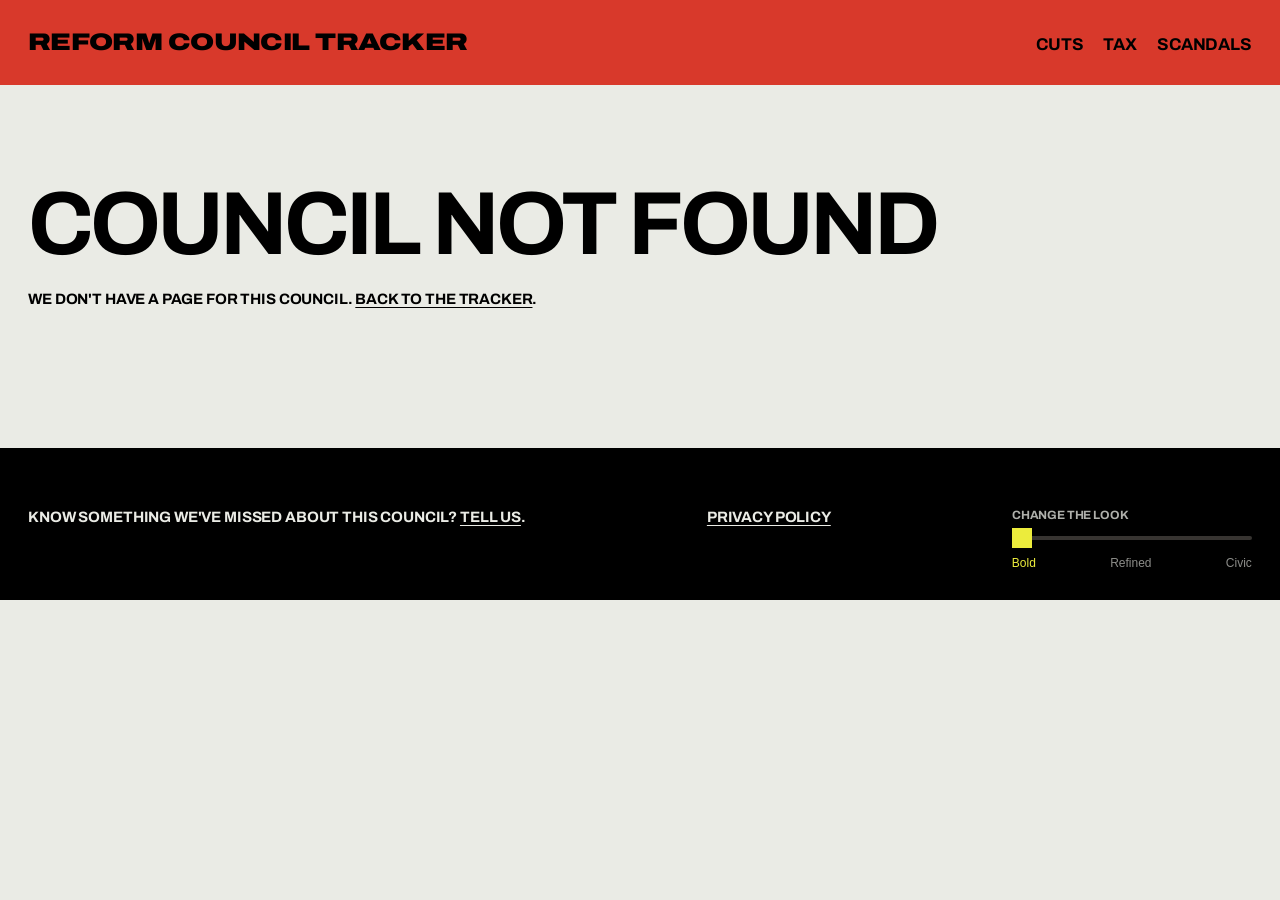
<file: council.html>
<!DOCTYPE html>
<html lang="en-GB">
<head>
  <meta charset="UTF-8">
  <meta name="viewport" content="width=device-width, initial-scale=1.0">
  <title>Reform Council Tracker</title>
  <meta name="description" content="Tracking decisions made by Reform-run councils across the UK.">
  <meta property="og:site_name" content="Reform Council Tracker">
  <meta property="og:title" content="Reform Council Tracker">
  <meta property="og:description" content="Tracking decisions made by Reform-run councils across the UK.">
  <meta name="twitter:card" content="summary">
  <link rel="preconnect" href="https://fonts.googleapis.com">
  <link rel="preconnect" href="https://fonts.gstatic.com" crossorigin>
  <link href="https://fonts.googleapis.com/css2?family=Archivo:wdth,wght@100..125,500..900&family=DM+Serif+Display&family=DM+Sans:opsz,wght@9..40,400;9..40,500;9..40,600&family=Libre+Caslon+Text:wght@400;700&family=Libre+Baskerville:ital,wght@0,400;0,700;1,400&display=swap" rel="stylesheet">
  <script src="look.js"></script>
  <style>
    :root {
      --bg:     #eaebe5;
      --ink:    #000;
      --red:    #d8392b;
      --yellow: #ecec3c;
      --font:   'Archivo', Arial, Helvetica, sans-serif;
      --pad:    clamp(16px, 2.2vw, 32px);
      --accent: var(--ink);
      --on-accent: var(--bg);
    }
    [data-section="cuts"]    { --accent: var(--red);    --on-accent: var(--ink); }
    [data-section="tax"]     { --accent: var(--yellow); --on-accent: var(--ink); }
    [data-section="scandal"] { --accent: var(--ink);    --on-accent: var(--bg); }

    * { box-sizing: border-box; }
    body {
      margin: 0;
      background: var(--bg);
      color: var(--ink);
      font-family: var(--font);
      font-weight: 700;
      font-size: 15px;
      line-height: 1.2;
      text-transform: uppercase;
      letter-spacing: -0.01em;
      -webkit-font-smoothing: antialiased;
    }
    a { color: inherit; text-decoration: none; }
    p { margin: 0; }

    /* ---- Top bar ------------------------------------------------------- */
    .top {
      background: var(--red);
      padding: var(--pad);
      display: flex; justify-content: space-between; align-items: baseline; gap: 16px;
      font-size: 17px;
    }
    .top .home { font-weight: 900; font-stretch: 125%; letter-spacing: -0.03em; font-size: clamp(17px, 2vw, 24px); }
    .top nav { display: flex; gap: 20px; }
    .top a:hover { text-decoration: underline; text-underline-offset: 3px; }

    /* ---- Council header ------------------------------------------------ */
    article { padding: 70px var(--pad) 40px; }
    .kicker {
      display: inline-flex; gap: 12px;
      background: var(--accent); color: var(--on-accent);
      padding: 6px 10px 5px;
      font-size: 15px;
      margin-bottom: 26px;
    }
    .kicker:hover { background: var(--red); color: var(--ink); }
    h1 {
      margin: 0;
      max-width: 18ch;
      font-size: clamp(40px, 7vw, 108px);
      line-height: 0.88;
      letter-spacing: -0.045em;
      font-weight: 700;
      text-wrap: balance;
    }
    .facts {
      display: flex; flex-wrap: wrap; gap: 14px 40px;
      margin-top: 44px; padding-top: 18px;
      border-top: 2px solid var(--ink);
    }
    .facts div { display: flex; flex-direction: column; gap: 4px; }
    .facts dt { font-size: 12px; opacity: 0.55; }
    .facts dd { margin: 0; font-size: clamp(17px, 1.6vw, 22px); letter-spacing: -0.02em; }
    .facts .status { display: inline-block; background: var(--red); padding: 3px 8px 2px; }
    .facts-note { margin-top: 14px; font-size: 13px; opacity: 0.7; max-width: 70ch; }

    .counts { display: flex; flex-wrap: wrap; gap: 8px; margin-top: 28px; }
    .counts a {
      background: var(--accent); color: var(--on-accent);
      padding: 7px 11px 6px; font-size: 14px;
    }
    .counts a:hover { background: var(--ink); color: var(--bg); }

    /* ---- Feed ---------------------------------------------------------- */
    .feed { padding: 0 var(--pad) 110px; }
    .feed-head {
      display: flex; justify-content: space-between; align-items: baseline; gap: 16px;
      border-top: 2px solid var(--ink); padding-top: 18px; margin-bottom: 8px;
    }
    .feed-head h2 { margin: 0; font-size: clamp(30px, 4vw, 56px); line-height: 0.9; letter-spacing: -0.04em; }
    .feed-head a { font-size: 15px; }
    .feed-head a:hover { text-decoration: underline; text-underline-offset: 3px; }

    .entries { list-style: none; margin: 0; padding: 0; }
    .entry {
      display: grid;
      grid-template-columns: 1fr 3fr;
      gap: var(--pad);
      padding: 22px 0 28px;
      border-top: 1px solid var(--ink);
    }
    .entry:last-child { border-bottom: 1px solid var(--ink); }
    .meta { display: flex; flex-direction: column; gap: 4px; font-size: 15px; }
    .meta .sec { display: inline-block; align-self: start; background: var(--accent); color: var(--on-accent); padding: 3px 7px 2px; font-size: 12px; }
    .entry h3 {
      margin: 0 0 12px;
      font-size: clamp(24px, 2.8vw, 42px);
      line-height: 0.95;
      letter-spacing: -0.035em;
      font-weight: 700;
    }
    .entry h3 a:hover { text-decoration: underline; text-decoration-thickness: 3px; text-underline-offset: 4px; }
    .entry p { max-width: 70ch; font-size: 15px; margin-bottom: 16px; }
    .source {
      display: inline-block;
      font-size: 13px;
      background: var(--accent); color: var(--on-accent);
      padding: 5px 9px 4px;
    }
    .source:hover { background: var(--ink); color: var(--bg); }
    .empty { padding: 28px 0; border-top: 1px solid var(--ink); }
    .empty a, .missing a { text-decoration: underline; text-underline-offset: 3px; }

    /* ---- Not found ----------------------------------------------------- */
    .missing { padding: 100px var(--pad) 140px; }
    .missing h1 { margin-bottom: 26px; }

    /* ---- Footer -------------------------------------------------------- */
    footer {
      background: var(--ink); color: var(--bg);
      padding: 60px var(--pad) var(--pad);
      display: flex; justify-content: space-between; gap: 24px; flex-wrap: wrap;
      font-size: 15px;
    }
    footer a { text-decoration: underline; text-underline-offset: 3px; }

    @media (max-width: 720px) {
      .top { flex-direction: column; gap: 10px; }
      .top nav { gap: 14px; font-size: 14px; }
      article { padding-top: 44px; }
      .facts { gap: 14px 24px; }
      .entry { grid-template-columns: 1fr; gap: 10px; }
      .meta { flex-direction: row; flex-wrap: wrap; gap: 6px 12px; }
    }
  </style>
  <link rel="stylesheet" href="looks.css">
</head>
<body>

  <header class="top">
    <div class="bunting" aria-hidden="true"></div>
    <a class="home" href="index.html">Reform Council Tracker</a>
    <nav aria-label="Sections"></nav>
  </header>

  <main id="council"></main>

  <footer>
    <p>Know something we've missed about this council? <a href="index.html#submit">Tell us</a>.</p>
    <p><a href="privacy.html">Privacy policy</a></p>
  </footer>

  <script src="data.js"></script>
  <script src="common.js"></script>
  <script>
    const main = document.getElementById('council');
    const slug = new URLSearchParams(location.search).get('c') || '';

    // Section links in the top bar
    document.querySelector('.top nav').innerHTML = SECTIONS
      .map(s => `<a href="index.html#${esc(s.id)}">${esc(s.navLabel || s.label)}</a>`).join('');

    // Find the council: first on the Reform list, otherwise any council named in an entry
    const reform = COUNCILS.find(c => slugify(c.name) === slug);
    const named  = reform ? reform.name : (allEntries().find(({ e }) => councilSlug(e.council) === slug) || {}).e?.council;

    if (!named) {
      main.innerHTML = `
        <section class="missing">
          <h1>Council not found</h1>
          <p>We don't have a page for this council. <a href="index.html">Back to the tracker</a>.</p>
        </section>`;
    } else {
      const list = entriesFor(named);
      document.title = `${named} – Reform Council Tracker`;
      document.querySelector('meta[name="description"]').content =
        `${storyCount(list.length)} about ${named} on the Reform Council Tracker.`;

      const facts = reform ? `
        <dl class="facts">
          <div><dt>Control</dt><dd><span class="status">${CONTROL_LABEL[reform.control]}</span></dd></div>
          ${reform.control === 'majority' ? `<div><dt>Majority</dt><dd>${reform.seats * 2 - reform.totalSeats}</dd></div>` : ''}
          <div><dt>Reform seats</dt><dd>${reform.seats} of ${reform.totalSeats}</dd></div>
          <div><dt>In control since</dt><dd>${monthYear(reform.since)} (${timeSince(reform.since)})</dd></div>
        </dl>
        ${reform.note ? `<p class="facts-note">${esc(reform.note)}</p>` : ''}` : `
        <dl class="facts">
          <div><dt>Control</dt><dd>Not currently Reform-run</dd></div>
        </dl>`;

      // Story counts by section, linking to that part of the feed
      const counts = SECTIONS
        .map(s => ({ s, n: list.filter(x => x.s === s).length }))
        .filter(x => x.n)
        .map(({ s, n }) => `<a href="#feed-${esc(s.id)}" data-section="${esc(s.id)}">${esc(s.navLabel || s.label)}: ${n}</a>`)
        .join('');

      main.innerHTML = `
        <article>
          <a class="kicker" href="index.html#local">Council feed</a>
          <h1>${esc(named)}</h1>
          ${facts}
          ${counts ? `<div class="counts">${counts}</div>` : ''}
        </article>

        <section class="feed">
          <div class="feed-head">
            <h2>${storyCount(list.length)}</h2>
            <a href="index.html">All councils &rarr;</a>
          </div>
          ${list.length ? `<ul class="entries">${list.map(({ e, s }, i) => `
            <li class="entry" data-section="${esc(s.id)}"${list.findIndex(x => x.s === s) === i ? ` id="feed-${esc(s.id)}"` : ''}>
              <div class="meta">
                <time datetime="${esc(e.date)}">${dotDate(e.date)}</time>
                <span class="sec">${esc(s.navLabel || s.label)}</span>
              </div>
              <div>
                <h3><a href="${entryUrl(e)}">${esc(e.title)}</a></h3>
                <p>${esc(e.summary)}</p>
                <a class="source" href="${entryUrl(e)}">Read more &rarr;</a>
              </div>
            </li>`).join('')}</ul>`
          : `<p class="empty">No stories yet for this council. Know of one? <a href="index.html#submit">Tell us</a>.</p>`}
        </section>`;
    }
  </script>
</body>
</html>
</file>
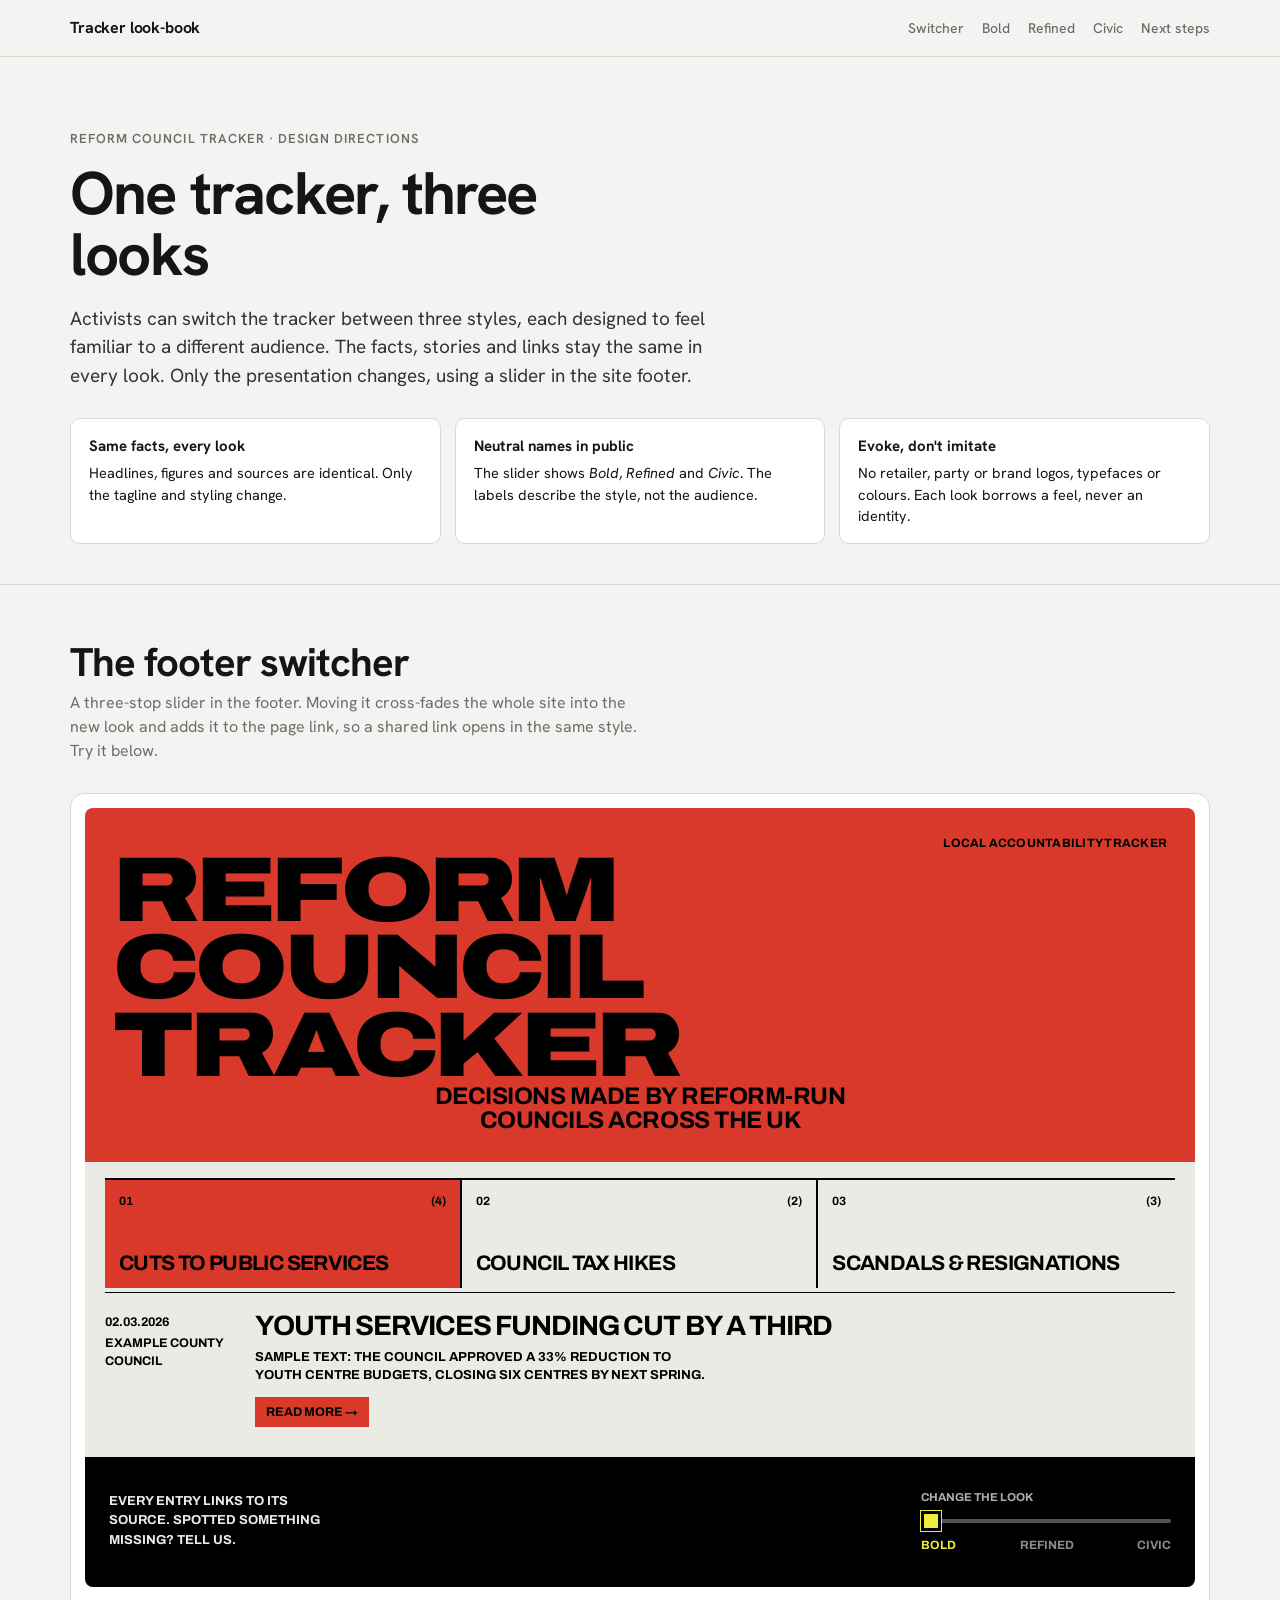
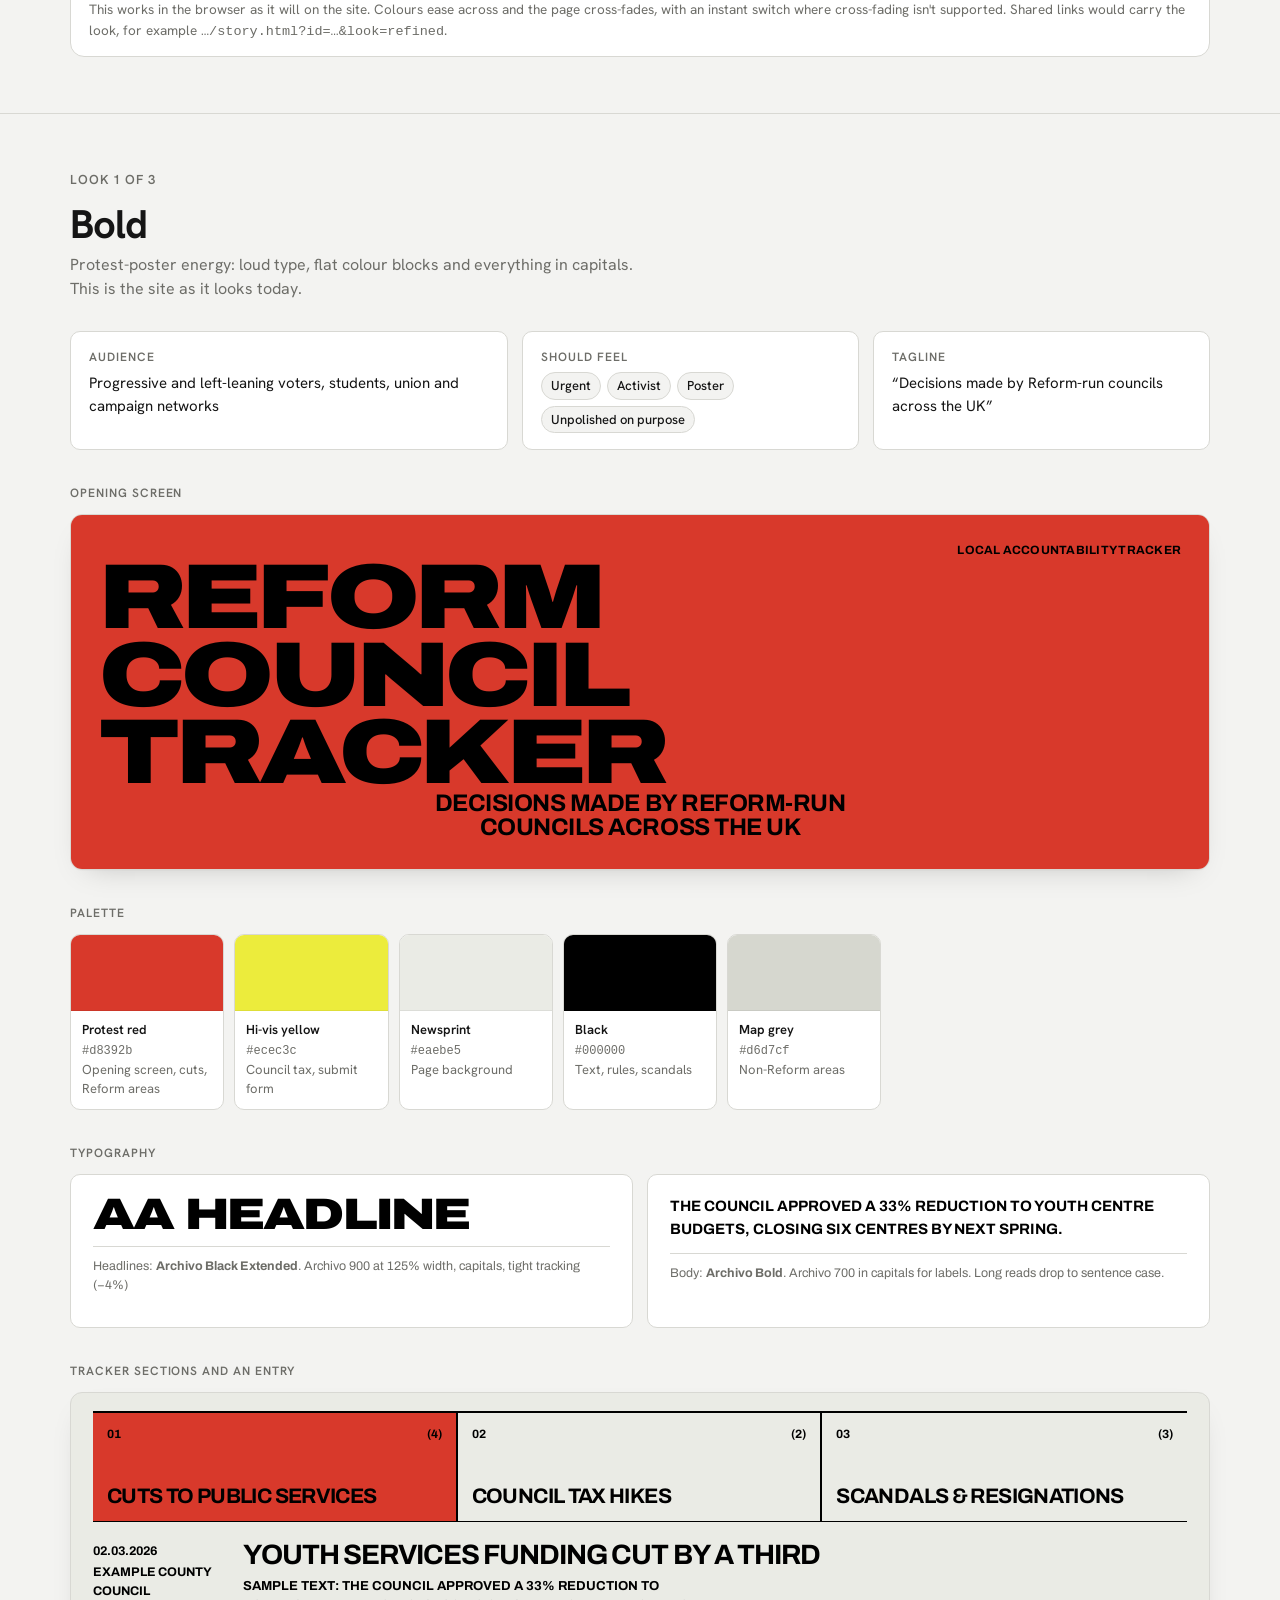
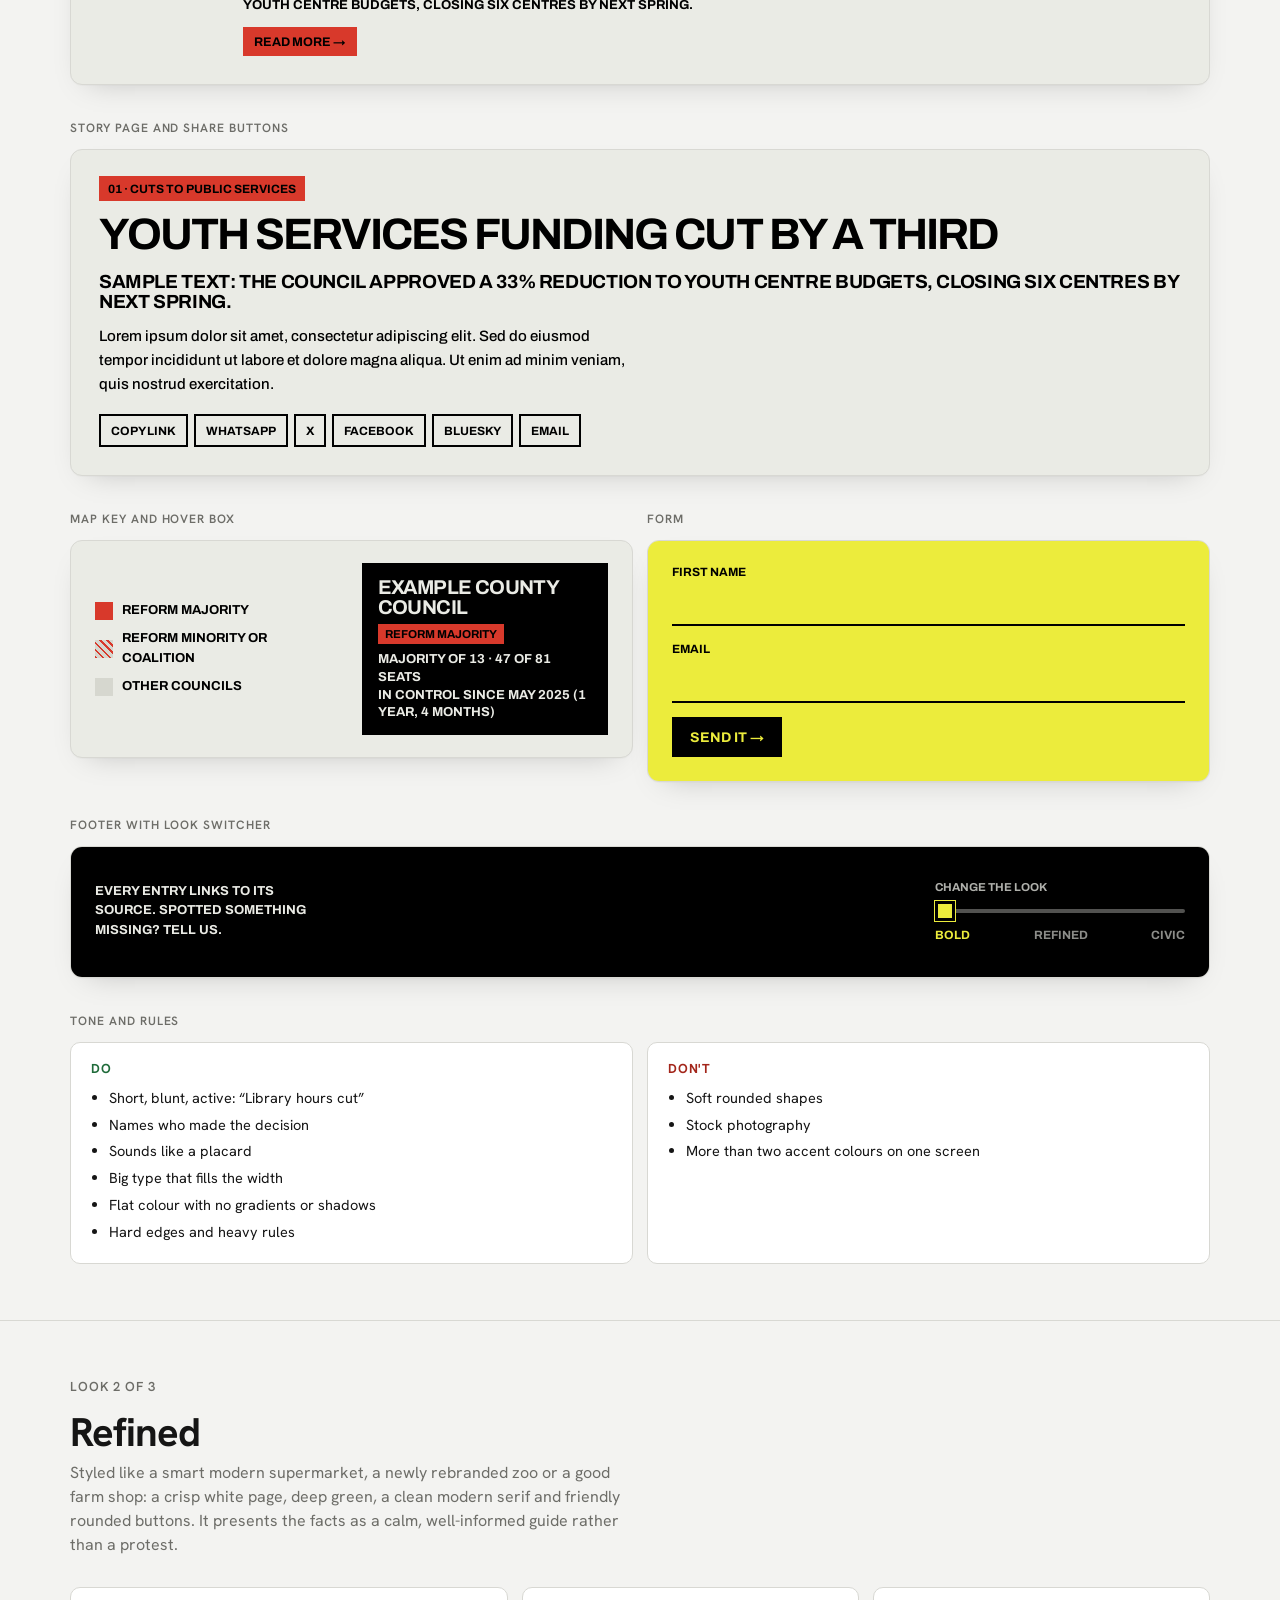
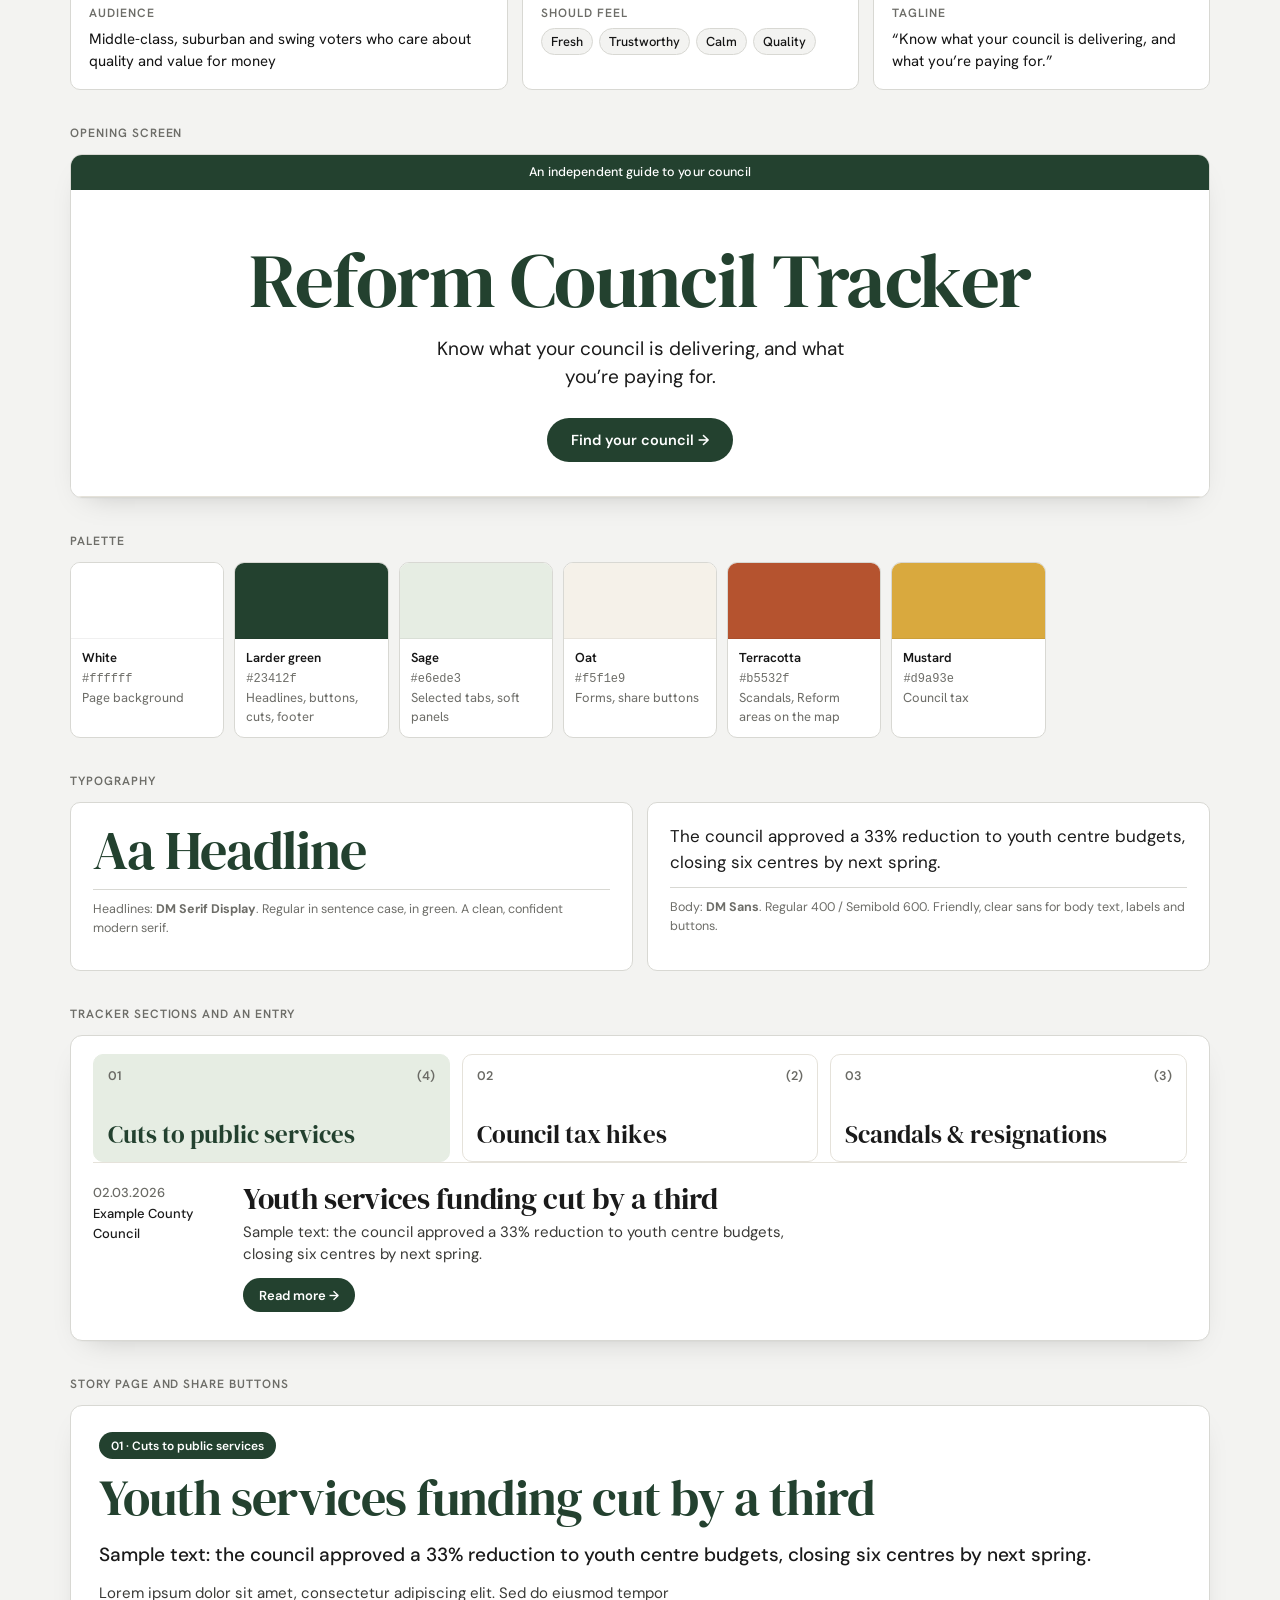
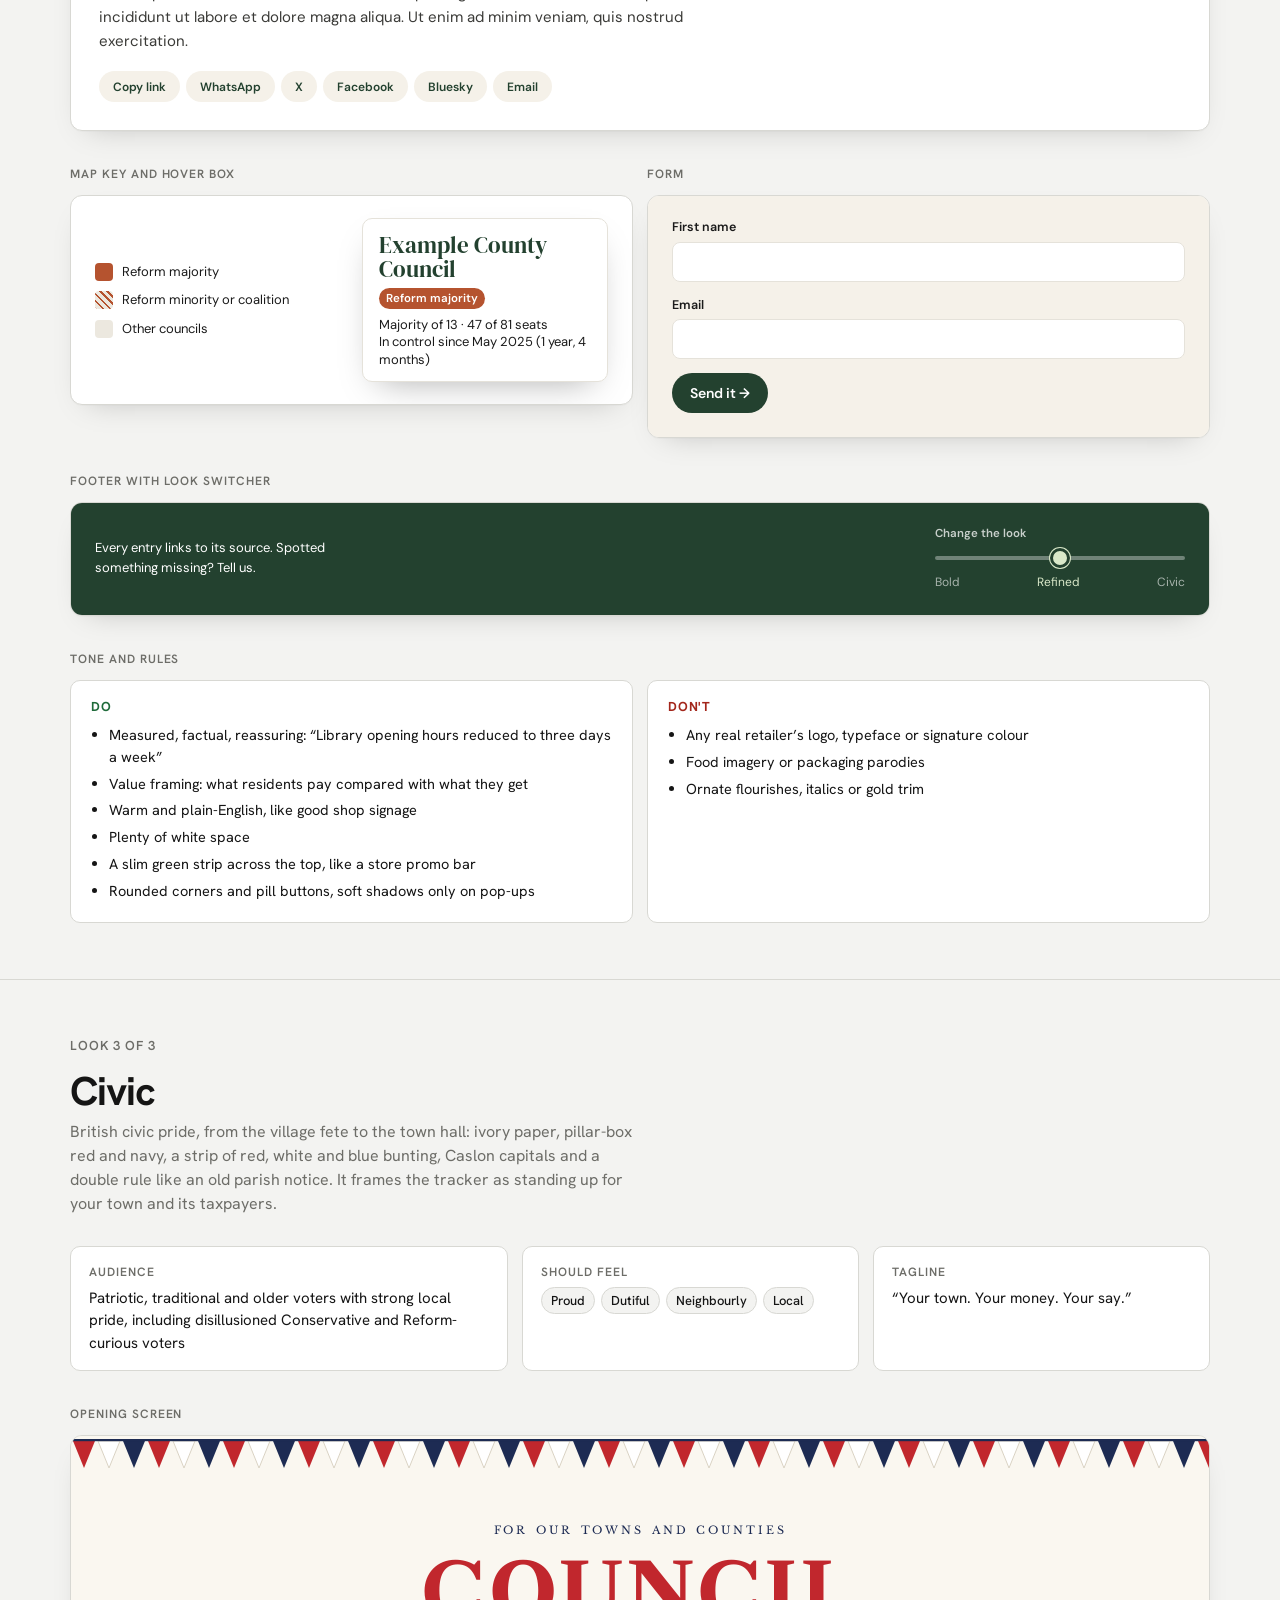
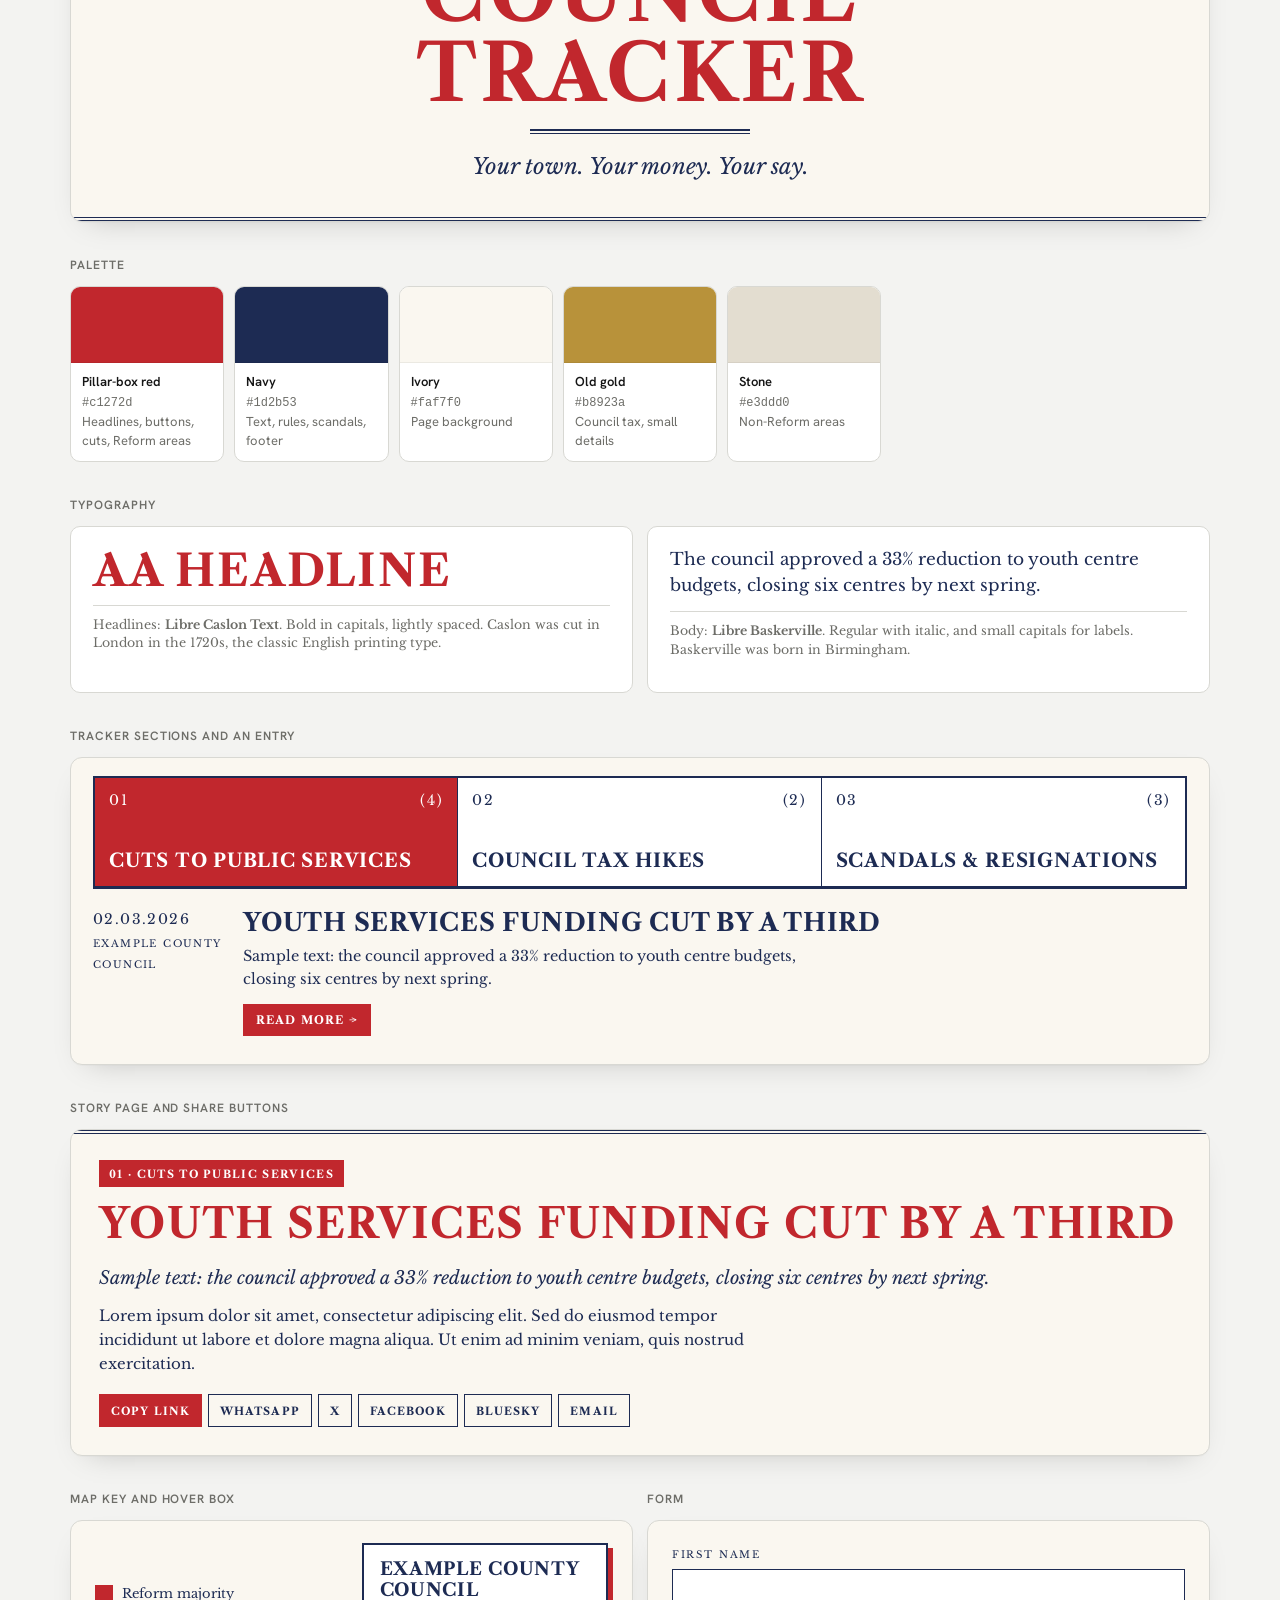
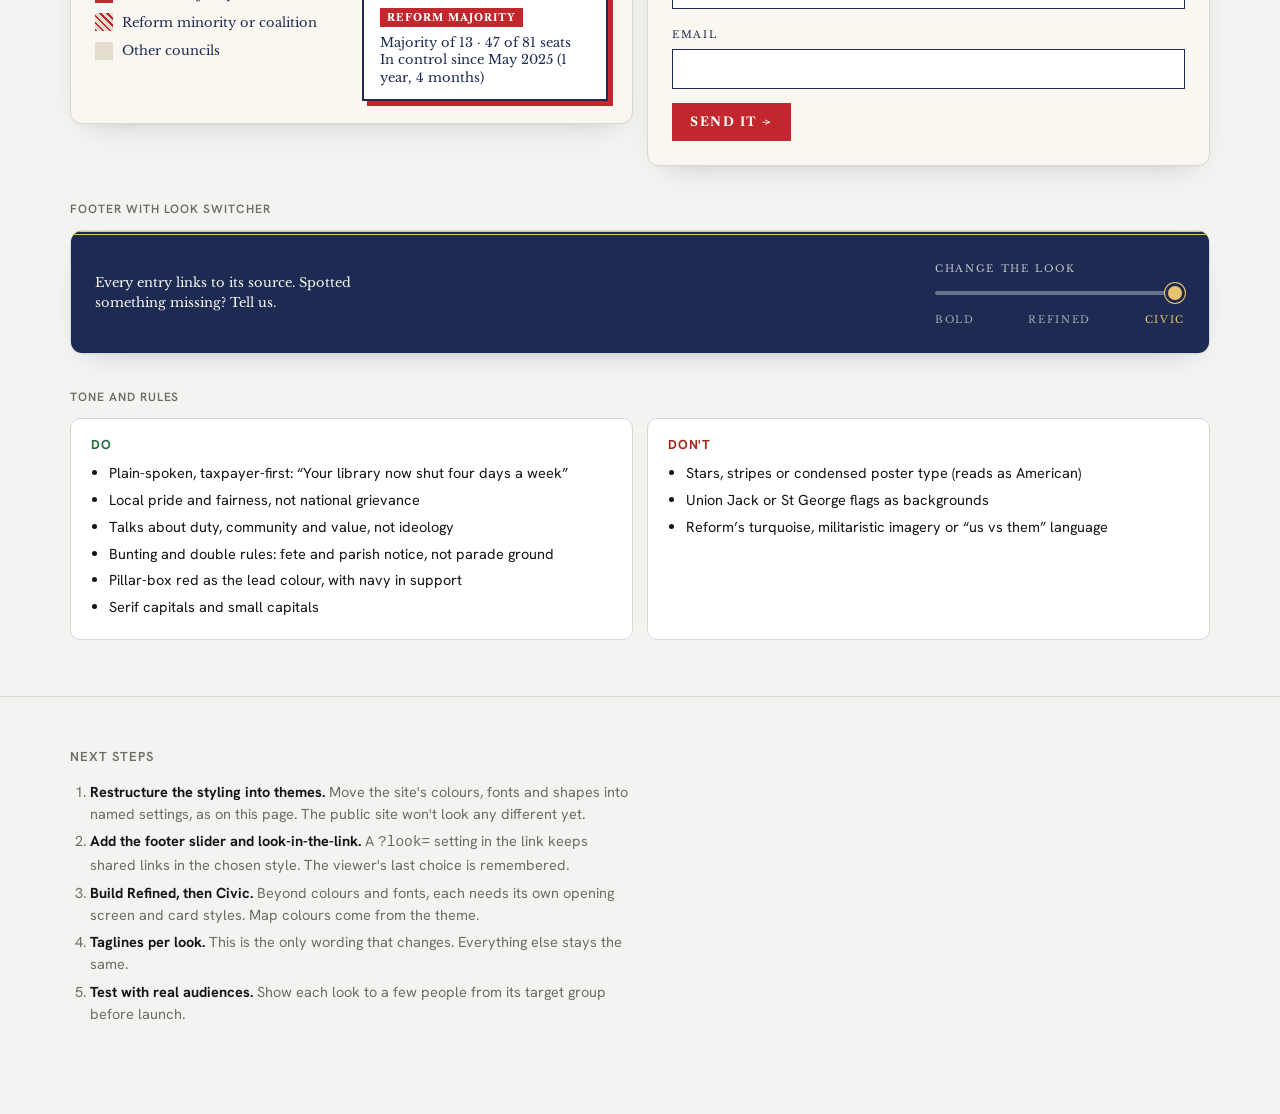
<file: lookbook.html>
<!DOCTYPE html>
<html lang="en-GB">
<head>
  <meta charset="UTF-8">
  <meta name="viewport" content="width=device-width, initial-scale=1.0">
  <title>Tracker Look-book</title>
  <link rel="preconnect" href="https://fonts.googleapis.com">
  <link rel="preconnect" href="https://fonts.gstatic.com" crossorigin>
  <link href="https://fonts.googleapis.com/css2?family=Archivo:wdth,wght@100..125,500..900&family=DM+Serif+Display:ital@0;1&family=DM+Sans:opsz,wght@9..40,400;9..40,500;9..40,600;9..40,700&family=Libre+Caslon+Text:ital,wght@0,400;0,700;1,400&family=Libre+Baskerville:ital,wght@0,400;0,700;1,400&family=Hanken+Grotesk:wght@400;500;600;700&display=swap" rel="stylesheet">
  <style>
    /* =====================================================================
       Look-book chrome (neutral, so the three styles speak for themselves)
       ===================================================================== */
    :root {
      --lb-bg: #f3f3f1;
      --lb-ink: #151515;
      --lb-muted: #6d6d68;
      --lb-rule: #d8d8d3;
      --lb-card: #ffffff;
      --lb-font: 'Hanken Grotesk', system-ui, sans-serif;
    }
    * { box-sizing: border-box; }
    html { scroll-behavior: smooth; }
    body { margin: 0; background: var(--lb-bg); color: var(--lb-ink); font-family: var(--lb-font); font-size: 16px; line-height: 1.5; -webkit-font-smoothing: antialiased; }
    a { color: inherit; }
    .wrap { max-width: 1180px; margin: 0 auto; padding: 0 20px; }

    .lb-top { position: sticky; top: 0; z-index: 30; background: rgba(243,243,241,0.92); backdrop-filter: blur(8px); border-bottom: 1px solid var(--lb-rule); }
    .lb-top .wrap { display: flex; justify-content: space-between; align-items: center; gap: 16px; height: 56px; }
    .lb-top strong { font-weight: 700; letter-spacing: -0.01em; }
    .lb-top nav { display: flex; gap: 18px; font-size: 14px; font-weight: 500; }
    .lb-top nav a { text-decoration: none; color: var(--lb-muted); }
    .lb-top nav a:hover { color: var(--lb-ink); }

    .lb-intro { padding: 72px 0 40px; }
    .lb-eyebrow { font-size: 13px; font-weight: 600; letter-spacing: 0.08em; text-transform: uppercase; color: var(--lb-muted); margin: 0 0 14px; }
    .lb-intro h1 { font-size: clamp(36px, 5vw, 60px); line-height: 1.02; letter-spacing: -0.03em; margin: 0 0 20px; font-weight: 700; max-width: 16ch; }
    .lb-intro p.lede { font-size: 19px; max-width: 62ch; color: #333; margin: 0 0 28px; }
    .lb-principles { display: grid; grid-template-columns: repeat(3, 1fr); gap: 14px; margin-top: 8px; }
    .lb-principles div { background: var(--lb-card); border: 1px solid var(--lb-rule); border-radius: 10px; padding: 16px 18px; font-size: 14.5px; }
    .lb-principles b { display: block; margin-bottom: 4px; font-size: 15px; }

    .lb-section { padding: 56px 0; border-top: 1px solid var(--lb-rule); }
    .lb-section > .wrap > h2 { font-size: clamp(28px, 3.4vw, 40px); letter-spacing: -0.025em; line-height: 1.05; margin: 0 0 8px; }
    .lb-section > .wrap > .sub { color: var(--lb-muted); margin: 0 0 30px; max-width: 64ch; }
    .lb-label { font-size: 12px; font-weight: 600; letter-spacing: 0.08em; text-transform: uppercase; color: var(--lb-muted); margin: 34px 0 12px; }

    .lb-meta { display: grid; grid-template-columns: 1.3fr 1fr 1fr; gap: 14px; margin-bottom: 8px; }
    .lb-meta > div { background: var(--lb-card); border: 1px solid var(--lb-rule); border-radius: 10px; padding: 16px 18px; }
    .lb-meta h4 { margin: 0 0 6px; font-size: 12px; font-weight: 600; letter-spacing: 0.08em; text-transform: uppercase; color: var(--lb-muted); }
    .lb-meta p { margin: 0; font-size: 15px; }
    .chips { display: flex; flex-wrap: wrap; gap: 6px; }
    .chips span { font-size: 13px; font-weight: 500; background: var(--lb-bg); border: 1px solid var(--lb-rule); padding: 3px 9px; border-radius: 99px; }

    .swatches { display: grid; grid-template-columns: repeat(auto-fill, minmax(150px, 1fr)); gap: 10px; }
    .swatch { background: var(--lb-card); border: 1px solid var(--lb-rule); border-radius: 10px; overflow: hidden; font-size: 13px; }
    .swatch i { display: block; height: 76px; border-bottom: 1px solid rgba(0,0,0,0.06); }
    .swatch div { padding: 9px 11px 10px; }
    .swatch b { display: block; font-weight: 600; }
    .swatch code { font-size: 12px; color: var(--lb-muted); }

    .type-grid { display: grid; grid-template-columns: 1fr 1fr; gap: 14px; }
    .type-card { background: var(--lb-card); border: 1px solid var(--lb-rule); border-radius: 10px; padding: 20px 22px; }
    .type-card .spec { font-size: 12.5px; color: var(--lb-muted); margin-top: 12px; border-top: 1px solid var(--lb-rule); padding-top: 10px; }

    .board { border-radius: 12px; overflow: hidden; border: 1px solid var(--lb-rule); box-shadow: 0 1px 0 rgba(0,0,0,0.02), 0 12px 30px -18px rgba(0,0,0,0.25); }
    .two { display: grid; grid-template-columns: 1fr 1fr; gap: 14px; }
    .dodont { display: grid; grid-template-columns: 1fr 1fr; gap: 14px; }
    .dodont > div { background: var(--lb-card); border: 1px solid var(--lb-rule); border-radius: 10px; padding: 16px 20px; font-size: 14.5px; }
    .dodont h4 { margin: 0 0 8px; font-size: 13px; letter-spacing: 0.06em; text-transform: uppercase; }
    .dodont ul { margin: 0; padding-left: 18px; }
    .dodont li { margin-bottom: 5px; }
    .do h4 { color: #1f6b3a; } .dont h4 { color: #a3261b; }

    .lb-foot { padding: 50px 0 80px; border-top: 1px solid var(--lb-rule); color: var(--lb-muted); font-size: 14.5px; }
    .lb-foot ol { padding-left: 20px; max-width: 70ch; }
    .lb-foot li { margin-bottom: 6px; }
    .lb-foot b { color: var(--lb-ink); }

    /* =====================================================================
       THEMES: one set of components, restyled by tokens + a few overrides
       ===================================================================== */
    .t {
      background: var(--bg); color: var(--ink);
      font-family: var(--body-font);
      transition: background-color .45s ease, color .45s ease;
    }
    .t * { transition: background-color .45s ease, color .45s ease, border-color .45s ease; }

    /* Bold: the current site */
    .theme-bold {
      --bg: #eaebe5; --surface: #eaebe5; --ink: #000; --muted: #57574f; --rule: #000;
      --hero-bg: #d8392b; --hero-ink: #000;
      --cuts: #d8392b; --tax: #ecec3c; --scandal: #000;
      --on-cuts: #000; --on-tax: #000; --on-scandal: #eaebe5;
      --map-reform: #d8392b; --map-other: #d6d7cf;
      --foot-bg: #000; --foot-ink: #eaebe5; --foot-accent: #ecec3c;
      --head-font: 'Archivo', Arial, sans-serif; --body-font: 'Archivo', Arial, sans-serif;
      --radius: 0px; --btn-radius: 0px;
    }

    [data-sec="cuts"]    { --acc: var(--cuts);    --on-acc: var(--on-cuts); }
    [data-sec="tax"]     { --acc: var(--tax);     --on-acc: var(--on-tax); }
    [data-sec="scandal"] { --acc: var(--scandal); --on-acc: var(--on-scandal); }

    /* ---- Hero ---- */
    .hero { background: var(--hero-bg); color: var(--hero-ink); padding: 26px 28px 30px; min-height: 330px; display: flex; flex-direction: column; justify-content: space-between; position: relative; }
    .hero .h-kicker { font-size: 12px; margin: 0; }
    .hero h3 { margin: 0; font-family: var(--head-font); }
    .hero .h-tag { margin: 0; }

    .theme-bold .hero .h-kicker { font-weight: 700; text-transform: uppercase; letter-spacing: 0.02em; text-align: right; }
    .theme-bold .hero h3 { font-weight: 900; font-stretch: 125%; text-transform: uppercase; font-size: clamp(40px, 7.4vw, 92px); line-height: .84; letter-spacing: -0.045em; }
    .theme-bold .hero .h-tag { text-align: center; font-weight: 700; text-transform: uppercase; font-size: clamp(16px, 2vw, 24px); line-height: 1; letter-spacing: -0.02em; max-width: 20em; margin: 0 auto; }



    .hero .ornament, .hero .rule, .hero .bar, .hero .bunting, .hero .cta { display: none; }

    /* ---- Tabs ---- */
    .tabs { display: grid; grid-template-columns: repeat(3, 1fr); }
    .tab { padding: 12px 14px 14px; min-height: 108px; display: flex; flex-direction: column; justify-content: space-between; gap: 18px; }
    .tab .top { display: flex; justify-content: space-between; font-size: 12px; }
    .tab .lab { font-family: var(--head-font); }

    .theme-bold .tabs { border-top: 2px solid var(--ink); }
    .theme-bold .tab { border-right: 2px solid var(--ink); font-weight: 700; text-transform: uppercase; }
    .theme-bold .tab:last-child { border-right: 0; }
    .theme-bold .tab .lab { font-size: 21px; line-height: .95; letter-spacing: -0.03em; font-weight: 700; }
    .theme-bold .tab.on { background: var(--acc); color: var(--on-acc); }



    /* ---- Entry ---- */
    .entry { display: grid; grid-template-columns: 130px 1fr; gap: 20px; padding: 20px 0 22px; }
    .entry .m { font-size: 12.5px; display: flex; flex-direction: column; gap: 2px; }
    .entry h5 { margin: 0 0 8px; font-family: var(--head-font); }
    .entry p { margin: 0 0 12px; font-size: 14px; line-height: 1.45; max-width: 58ch; }
    .btn { display: inline-block; font-size: 12.5px; padding: 6px 11px 5px; border-radius: var(--btn-radius); text-decoration: none; cursor: pointer; }

    .theme-bold .entry { border-top: 1px solid var(--ink); font-weight: 700; text-transform: uppercase; }
    .theme-bold .entry h5 { font-size: 28px; line-height: .95; letter-spacing: -0.035em; font-weight: 700; }
    .theme-bold .entry p { font-size: 13px; }
    .theme-bold .btn.read { background: var(--acc); color: var(--on-acc); font-weight: 700; }



    /* ---- Story + share ---- */
    .story { padding: 26px 28px 28px; }
    .story .kick { display: inline-block; font-size: 12px; padding: 4px 9px 3px; background: var(--acc); color: var(--on-acc); border-radius: var(--btn-radius); margin-bottom: 14px; }
    .story h4 { margin: 0 0 18px; font-family: var(--head-font); }
    .story .stand { margin: 0 0 12px; }
    .story .bodytext { font-size: 15px; line-height: 1.6; margin: 0 0 18px; max-width: 60ch; }
    .share { display: flex; flex-wrap: wrap; gap: 6px; }
    .share span { font-size: 12px; padding: 6px 10px 5px; border-radius: var(--btn-radius); cursor: pointer; }

    .theme-bold .story { font-weight: 700; }
    .theme-bold .story .kick { text-transform: uppercase; }
    .theme-bold .story h4 { font-size: 44px; line-height: .88; letter-spacing: -0.045em; text-transform: uppercase; font-weight: 700; }
    .theme-bold .story .stand { text-transform: uppercase; font-size: 19px; line-height: 1.05; letter-spacing: -0.02em; }
    .theme-bold .story .bodytext { font-weight: 500; }
    .theme-bold .share span { border: 2px solid var(--ink); text-transform: uppercase; }



    /* ---- Map legend + hover box ---- */
    .mapbit { padding: 22px 24px; display: grid; grid-template-columns: 1fr 1fr; gap: 20px; align-items: center; }
    .legend { display: flex; flex-direction: column; gap: 9px; font-size: 13px; }
    .legend span { display: flex; align-items: center; gap: 9px; }
    .legend i { width: 18px; height: 18px; flex: none; border-radius: var(--radius); }
    .legend .maj { background: var(--map-reform); }
    .legend .min { background: repeating-linear-gradient(45deg, var(--map-reform) 0 2px, var(--map-other) 2px 5px); }
    .legend .oth { background: var(--map-other); }
    .tip { padding: 14px 16px 13px; font-size: 13px; line-height: 1.35; border-radius: var(--radius); }
    .tip b { display: block; font-family: var(--head-font); margin-bottom: 7px; }
    .tip .tg { display: inline-block; font-size: 11.5px; padding: 3px 7px 2px; margin-bottom: 7px; border-radius: var(--btn-radius); }
    .theme-bold .legend, .theme-bold .tip { text-transform: uppercase; font-weight: 700; }
    .theme-bold .tip { background: #000; color: #eaebe5; }
    .theme-bold .tip b { font-size: 20px; letter-spacing: -0.03em; line-height: 1; }
    .theme-bold .tip .tg { background: var(--map-reform); color: #000; }

    /* ---- Form ---- */
    .formbit { padding: 22px 24px 24px; display: grid; gap: 14px; }
    .field label { display: block; font-size: 12px; margin-bottom: 5px; }
    .field .inp { height: 40px; }
    .formbit .btn { justify-self: start; font-size: 14px; padding: 10px 18px 9px; }
    .theme-bold .formbit { background: var(--tax); }
    .theme-bold .field label, .theme-bold .formbit .btn { text-transform: uppercase; font-weight: 700; }
    .theme-bold .field .inp { border-bottom: 2px solid #000; }
    .theme-bold .formbit .btn { background: #000; color: var(--tax); }

    /* ---- Footer + look switcher ---- */
    .foot { background: var(--foot-bg); color: var(--foot-ink); padding: 22px 24px 24px; display: flex; justify-content: space-between; align-items: center; gap: 24px; flex-wrap: wrap; font-size: 13px; }
    .foot .fl { max-width: 30ch; }
    .look { display: grid; gap: 7px; min-width: 250px; }
    .look .ll { font-size: 11.5px; opacity: .75; }
    .look input[type=range] { -webkit-appearance: none; appearance: none; width: 100%; height: 4px; background: color-mix(in srgb, var(--foot-ink) 35%, transparent); border-radius: 4px; margin: 6px 0; cursor: pointer; }
    .look input[type=range]::-webkit-slider-thumb { -webkit-appearance: none; width: 20px; height: 20px; border-radius: var(--thumb-radius, 50%); background: var(--foot-accent); border: 3px solid var(--foot-bg); box-shadow: 0 0 0 1px var(--foot-accent); }
    .look input[type=range]::-moz-range-thumb { width: 16px; height: 16px; border-radius: var(--thumb-radius, 50%); background: var(--foot-accent); border: 3px solid var(--foot-bg); }
    .look .stops { display: flex; justify-content: space-between; font-size: 12px; }
    .look .stops span { opacity: .6; cursor: pointer; }
    .look .stops span.on { opacity: 1; color: var(--foot-accent); }
    .theme-bold .foot, .theme-bold .look { text-transform: uppercase; font-weight: 700; }
    .theme-bold { --thumb-radius: 0; }

    /* =====================================================================
       REFINED: modern food hall / farm shop / rebranded zoo
       White, deep green, clean serif, rounded and airy
       ===================================================================== */
    .theme-refined {
      --bg: #ffffff; --surface: #ffffff; --ink: #1a1a1a; --muted: #6b6b66; --rule: #e5e2da;
      --green: #23412f; --sage: #e6ede3; --oat: #f5f1e9; --terracotta: #b5532f; --mustard: #d9a93e;
      --hero-bg: #ffffff; --hero-ink: #23412f;
      --cuts: #23412f; --tax: #d9a93e; --scandal: #b5532f;
      --on-cuts: #fff; --on-tax: #1a1a1a; --on-scandal: #fff;
      --map-reform: #b5532f; --map-other: #ece8df;
      --foot-bg: #23412f; --foot-ink: #ffffff; --foot-accent: #d9e8c9;
      --head-font: 'DM Serif Display', Georgia, serif; --body-font: 'DM Sans', system-ui, sans-serif;
      --radius: 10px; --btn-radius: 99px;
    }
    .theme-refined .hero { padding: 0 0 34px; min-height: 330px; justify-content: flex-start; align-items: center; text-align: center; gap: 0; border-bottom: 1px solid var(--rule); }
    .theme-refined .hero .bar { display: block; width: 100%; background: var(--green); color: #fff; font-size: 12.5px; font-weight: 500; letter-spacing: .01em; padding: 8px 16px; margin-bottom: 52px; }
    .theme-refined .hero .h-kicker { display: none; }
    .theme-refined .hero h3 { font-weight: 400; font-size: clamp(44px, 6vw, 78px); line-height: 1; letter-spacing: -0.02em; color: var(--green); margin-bottom: 16px; }
    .theme-refined .hero .h-tag { font-size: clamp(16px, 1.6vw, 19px); color: var(--ink); max-width: 34ch; margin: 0 auto 26px; }
    .theme-refined .hero .cta { display: inline-block; background: var(--green); color: #fff; font-weight: 600; font-size: 14.5px; padding: 12px 24px 11px; border-radius: 99px; }

    .theme-refined .tabs { gap: 12px; }
    .theme-refined .tab { background: #fff; border: 1px solid var(--rule); border-radius: var(--radius); }
    .theme-refined .tab .top { font-size: 12.5px; font-weight: 600; color: var(--muted); }
    .theme-refined .tab .lab { font-size: 25px; font-weight: 400; line-height: 1.05; color: var(--ink); }
    .theme-refined .tab.on { background: var(--sage); border-color: var(--sage); }
    .theme-refined .tab.on .lab { color: var(--green); }

    .theme-refined .entry { border-top: 1px solid var(--rule); }
    .theme-refined .entry .m { font-size: 13px; color: var(--muted); font-weight: 500; }
    .theme-refined .entry .m span { color: var(--ink); }
    .theme-refined .entry h5 { font-size: 30px; line-height: 1.05; font-weight: 400; letter-spacing: -0.01em; }
    .theme-refined .entry p { font-size: 15px; color: #3a3a37; }
    .theme-refined .btn.read { background: var(--green); color: #fff; font-weight: 600; font-size: 13px; padding: 8px 16px 7px; }

    .theme-refined .story .kick { font-weight: 600; font-size: 12px; padding: 5px 12px 4px; }
    .theme-refined .story h4 { font-size: 50px; line-height: 1; font-weight: 400; letter-spacing: -0.02em; color: var(--green); }
    .theme-refined .story .stand { font-size: 19px; line-height: 1.45; font-weight: 500; }
    .theme-refined .story .bodytext { color: #3a3a37; }
    .theme-refined .share span { background: var(--oat); color: var(--green); font-weight: 600; padding: 7px 14px 6px; }

    .theme-refined .tip { background: #fff; border-radius: var(--radius); box-shadow: 0 14px 34px -16px rgba(0,0,0,.35); border: 1px solid var(--rule); }
    .theme-refined .tip b { font-size: 23px; font-weight: 400; line-height: 1.05; color: var(--green); }
    .theme-refined .tip .tg { background: var(--terracotta); color: #fff; font-weight: 600; }
    .theme-refined .legend i { border-radius: 4px; }

    .theme-refined .formbit { background: var(--oat); }
    .theme-refined .field label { font-weight: 600; font-size: 12.5px; }
    .theme-refined .field .inp { border: 1px solid var(--rule); background: #fff; border-radius: 8px; }
    .theme-refined .formbit .btn { background: var(--green); color: #fff; font-weight: 600; }

    .theme-refined .look .ll { font-weight: 600; }

    /* =====================================================================
       CIVIC: British civic pride
       Ivory, pillar-box red, navy; Caslon capitals; village-fete bunting
       ===================================================================== */
    .theme-civic {
      --bg: #faf7f0; --surface: #ffffff; --ink: #1d2b53; --muted: #5d6275; --rule: #1d2b53;
      --red: #c1272d; --navy: #1d2b53; --gold: #b8923a; --stone: #e3ddd0;
      --hero-bg: #faf7f0; --hero-ink: #1d2b53;
      --cuts: #c1272d; --tax: #b8923a; --scandal: #1d2b53;
      --on-cuts: #fff; --on-tax: #1d2b53; --on-scandal: #fff;
      --map-reform: #c1272d; --map-other: #e3ddd0;
      --foot-bg: #1d2b53; --foot-ink: #faf7f0; --foot-accent: #e9c46a;
      --head-font: 'Libre Caslon Text', Georgia, serif; --body-font: 'Libre Baskerville', Georgia, serif;
      --radius: 0px; --btn-radius: 0px;
      --thumb-radius: 50%;
    }
    .theme-civic .hero { padding: 0 28px 34px; justify-content: flex-start; text-align: center; gap: 14px; border-bottom: 4px double var(--navy); }
    .theme-civic .hero .bunting { display: block; width: calc(100% + 56px); margin: 0 -28px 26px; height: 40px; }
    .theme-civic .hero .h-kicker { font-family: var(--body-font); font-variant: small-caps; text-transform: lowercase; letter-spacing: .18em; font-size: 16px; }
    .theme-civic .hero h3 { font-weight: 700; text-transform: uppercase; font-size: clamp(40px, 6.2vw, 80px); line-height: 1; letter-spacing: .04em; color: var(--red); }
    .theme-civic .hero .rule { display: block; width: 220px; height: 5px; margin: 2px auto; border-top: 2px solid var(--navy); border-bottom: 1px solid var(--navy); }
    .theme-civic .hero .h-tag { font-style: italic; font-size: clamp(17px, 1.8vw, 22px); }

    .theme-civic .tabs { border: 2px solid var(--navy); }
    .theme-civic .tab { border-right: 1px solid var(--navy); background: var(--surface); }
    .theme-civic .tab:last-child { border-right: 0; }
    .theme-civic .tab .top { font-variant: small-caps; text-transform: lowercase; letter-spacing: .12em; font-size: 14px; }
    .theme-civic .tab .lab { font-size: 19px; font-weight: 700; text-transform: uppercase; letter-spacing: .04em; line-height: 1.15; }
    .theme-civic .tab.on { background: var(--acc); color: var(--on-acc); }

    .theme-civic .entry { border-top: 1px solid var(--navy); }
    .theme-civic .entry .m { font-variant: small-caps; text-transform: lowercase; letter-spacing: .1em; font-size: 14px; }
    .theme-civic .entry h5 { font-size: 25px; line-height: 1.12; font-weight: 700; text-transform: uppercase; letter-spacing: .03em; }
    .theme-civic .entry p { font-size: 14.5px; line-height: 1.6; }
    .theme-civic .btn.read { background: var(--red); color: #fff; font-family: var(--head-font); font-weight: 700; text-transform: uppercase; letter-spacing: .1em; font-size: 11.5px; padding: 8px 13px 7px; }

    .theme-civic .story { border-top: 4px double var(--navy); }
    .theme-civic .story .kick { font-family: var(--head-font); text-transform: uppercase; letter-spacing: .12em; font-weight: 700; font-size: 11px; padding: 6px 10px 5px; }
    .theme-civic .story h4 { font-size: 42px; line-height: 1.08; text-transform: uppercase; font-weight: 700; letter-spacing: .03em; color: var(--red); }
    .theme-civic .story .stand { font-size: 18px; line-height: 1.5; font-style: italic; }
    .theme-civic .share span { border: 1px solid var(--navy); font-family: var(--head-font); font-weight: 700; text-transform: uppercase; letter-spacing: .1em; font-size: 11px; padding: 8px 11px 7px; }
    .theme-civic .share span:first-child { background: var(--red); border-color: var(--red); color: #fff; }

    .theme-civic .tip { background: var(--surface); border: 2px solid var(--navy); box-shadow: 5px 5px 0 var(--red); }
    .theme-civic .tip b { font-size: 18px; font-weight: 700; text-transform: uppercase; letter-spacing: .04em; line-height: 1.15; }
    .theme-civic .tip .tg { background: var(--red); color: #fff; font-family: var(--head-font); text-transform: uppercase; letter-spacing: .1em; font-weight: 700; font-size: 10.5px; }

    .theme-civic .field label { font-variant: small-caps; text-transform: lowercase; letter-spacing: .12em; font-size: 14px; }
    .theme-civic .field .inp { border: 1px solid var(--navy); background: #fff; }
    .theme-civic .formbit .btn { background: var(--red); color: #fff; font-family: var(--head-font); text-transform: uppercase; letter-spacing: .12em; font-weight: 700; font-size: 12.5px; }

    .theme-civic .foot { border-top: 4px double var(--foot-accent); }
    .theme-civic .look .ll, .theme-civic .look .stops { font-variant: small-caps; text-transform: lowercase; letter-spacing: .12em; font-size: 14px; }

    /* ---- Type specimens use theme fonts ---- */
    .spec-head { font-family: var(--head-font); color: var(--ink); }
    .spec-body { font-family: var(--body-font); color: var(--ink); }

    /* ---- Live demo ---- */
    .demo-shell { background: var(--lb-card); border: 1px solid var(--lb-rule); border-radius: 14px; padding: 14px; }
    .demo { border-radius: 8px; overflow: hidden; }
    .demo .tabs-wrap { padding: 16px 20px 4px; }
    .demo .entries { padding: 0 20px 8px; }
    .demo-note { font-size: 13.5px; color: var(--lb-muted); margin: 12px 4px 0; }
    ::view-transition-old(root), ::view-transition-new(root) { animation-duration: .45s; }

    @media (max-width: 820px) {
      .lb-top nav { display: none; }
      .lb-principles, .lb-meta, .type-grid, .two, .dodont, .mapbit { grid-template-columns: 1fr; }
      .tabs { grid-template-columns: 1fr; }
      .theme-bold .tab { border-right: 0; border-bottom: 2px solid #000; }
      .tab { min-height: 0; }
      .entry { grid-template-columns: 1fr; gap: 6px; }
      .entry .m { flex-direction: row; gap: 12px; }
      .hero { min-height: 260px; }
      .look { min-width: 0; width: 100%; }
    }
    @media (prefers-reduced-motion: reduce) {
      .t, .t * { transition: none !important; }
      ::view-transition-old(root), ::view-transition-new(root) { animation: none; }
    }
  </style>
</head>
<body>
  <!-- Shared bunting pattern (defined once, outside any hidden element) -->
  <svg width="0" height="0" style="position:absolute" aria-hidden="true">
    <defs>
      <pattern id="pennants" width="75" height="40" patternUnits="userSpaceOnUse">
        <path d="M2 5 L24 5 L13 32 Z" fill="#c1272d"/>
        <path d="M27 5 L49 5 L38 32 Z" fill="#ffffff" stroke="#d9d2c3" stroke-width="1"/>
        <path d="M52 5 L74 5 L63 32 Z" fill="#1d2b53"/>
      </pattern>
    </defs>
  </svg>

  <header class="lb-top">
    <div class="wrap">
      <strong>Tracker look-book</strong>
      <nav>
        <a href="#switcher">Switcher</a>
        <a href="#bold">Bold</a>
        <a href="#refined">Refined</a>
        <a href="#civic">Civic</a>
        <a href="#build">Next steps</a>
      </nav>
    </div>
  </header>

  <section class="lb-intro">
    <div class="wrap">
      <p class="lb-eyebrow">Reform Council Tracker · Design directions</p>
      <h1>One tracker, three looks</h1>
      <p class="lede">Activists can switch the tracker between three styles, each designed to feel familiar to a different audience. The facts, stories and links stay the same in every look. Only the presentation changes, using a slider in the site footer.</p>
      <div class="lb-principles">
        <div><b>Same facts, every look</b>Headlines, figures and sources are identical. Only the tagline and styling change.</div>
        <div><b>Neutral names in public</b>The slider shows <i>Bold</i>, <i>Refined</i> and <i>Civic</i>. The labels describe the style, not the audience.</div>
        <div><b>Evoke, don't imitate</b>No retailer, party or brand logos, typefaces or colours. Each look borrows a feel, never an identity.</div>
      </div>
    </div>
  </section>

  <!-- Live switcher demo -->
  <section class="lb-section" id="switcher">
    <div class="wrap">
      <h2>The footer switcher</h2>
      <p class="sub">A three-stop slider in the footer. Moving it cross-fades the whole site into the new look and adds it to the page link, so a shared link opens in the same style. Try it below.</p>
      <div class="demo-shell">
        <div class="demo t theme-bold" id="demo"></div>
        <p class="demo-note">This works in the browser as it will on the site. Colours ease across and the page cross-fades, with an instant switch where cross-fading isn't supported. Shared links would carry the look, for example <code>…/story.html?id=…&amp;look=refined</code>.</p>
      </div>
    </div>
  </section>

  <div id="looks"></div>

  <section class="lb-foot" id="build">
    <div class="wrap">
      <p class="lb-eyebrow">Next steps</p>
      <ol>
        <li><b>Restructure the styling into themes.</b> Move the site's colours, fonts and shapes into named settings, as on this page. The public site won't look any different yet.</li>
        <li><b>Add the footer slider and look-in-the-link.</b> A <code>?look=</code> setting in the link keeps shared links in the chosen style. The viewer's last choice is remembered.</li>
        <li><b>Build Refined, then Civic.</b> Beyond colours and fonts, each needs its own opening screen and card styles. Map colours come from the theme.</li>
        <li><b>Taglines per look.</b> This is the only wording that changes. Everything else stays the same.</li>
        <li><b>Test with real audiences.</b> Show each look to a few people from its target group before launch.</li>
      </ol>
    </div>
  </section>

  <script>
    // ---------------------------------------------------------------------
    // Look definitions (copy + palette notes). Styling lives in the CSS above.
    // ---------------------------------------------------------------------
    const LOOKS = [
      {
        id: 'bold', name: 'Bold', audience: 'Progressive and left-leaning voters, students, union and campaign networks',
        feel: 'Urgent · Activist · Poster · Unpolished on purpose',
        summary: 'Protest-poster energy: loud type, flat colour blocks and everything in capitals. This is the site as it looks today.',
        kicker: 'Local accountability tracker',
        title: 'Reform<br>Council Tracker',
        tagline: 'Decisions made by Reform-run councils across the UK',
        palette: [
          ['Protest red', '#d8392b', 'Opening screen, cuts, Reform areas'],
          ['Hi-vis yellow', '#ecec3c', 'Council tax, submit form'],
          ['Newsprint', '#eaebe5', 'Page background'],
          ['Black', '#000000', 'Text, rules, scandals'],
          ['Map grey', '#d6d7cf', 'Non-Reform areas'],
        ],
        type: {
          head: ['Archivo Black Extended', 'Archivo 900 at 125% width, capitals, tight tracking (−4%)'],
          body: ['Archivo Bold', 'Archivo 700 in capitals for labels. Long reads drop to sentence case.'],
        },
        voice: ['Short, blunt, active: “Library hours cut”', 'Names who made the decision', 'Sounds like a placard'],
        dos:   ['Big type that fills the width', 'Flat colour with no gradients or shadows', 'Hard edges and heavy rules'],
        donts: ['Soft rounded shapes', 'Stock photography', 'More than two accent colours on one screen'],
      },
      {
        id: 'refined', name: 'Refined', audience: 'Middle-class, suburban and swing voters who care about quality and value for money',
        feel: 'Fresh · Trustworthy · Calm · Quality',
        summary: 'Styled like a smart modern supermarket, a newly rebranded zoo or a good farm shop: a crisp white page, deep green, a clean modern serif and friendly rounded buttons. It presents the facts as a calm, well-informed guide rather than a protest.',
        kicker: 'An independent guide to your council',
        title: 'Reform Council Tracker',
        tagline: 'Know what your council is delivering, and what you’re paying for.',
        palette: [
          ['White', '#ffffff', 'Page background'],
          ['Larder green', '#23412f', 'Headlines, buttons, cuts, footer'],
          ['Sage', '#e6ede3', 'Selected tabs, soft panels'],
          ['Oat', '#f5f1e9', 'Forms, share buttons'],
          ['Terracotta', '#b5532f', 'Scandals, Reform areas on the map'],
          ['Mustard', '#d9a93e', 'Council tax'],
        ],
        type: {
          head: ['DM Serif Display', 'Regular in sentence case, in green. A clean, confident modern serif.'],
          body: ['DM Sans', 'Regular 400 / Semibold 600. Friendly, clear sans for body text, labels and buttons.'],
        },
        voice: ['Measured, factual, reassuring: “Library opening hours reduced to three days a week”', 'Value framing: what residents pay compared with what they get', 'Warm and plain-English, like good shop signage'],
        dos:   ['Plenty of white space', 'A slim green strip across the top, like a store promo bar', 'Rounded corners and pill buttons, soft shadows only on pop-ups'],
        donts: ['Any real retailer’s logo, typeface or signature colour', 'Food imagery or packaging parodies', 'Ornate flourishes, italics or gold trim'],
      },
      {
        id: 'civic', name: 'Civic', audience: 'Patriotic, traditional and older voters with strong local pride, including disillusioned Conservative and Reform-curious voters',
        feel: 'Proud · Dutiful · Neighbourly · Local',
        summary: 'British civic pride, from the village fete to the town hall: ivory paper, pillar-box red and navy, a strip of red, white and blue bunting, Caslon capitals and a double rule like an old parish notice. It frames the tracker as standing up for your town and its taxpayers.',
        kicker: 'For our towns and counties',
        title: 'Council<br>Tracker',
        tagline: 'Your town. Your money. Your say.',
        palette: [
          ['Pillar-box red', '#c1272d', 'Headlines, buttons, cuts, Reform areas'],
          ['Navy', '#1d2b53', 'Text, rules, scandals, footer'],
          ['Ivory', '#faf7f0', 'Page background'],
          ['Old gold', '#b8923a', 'Council tax, small details'],
          ['Stone', '#e3ddd0', 'Non-Reform areas'],
        ],
        type: {
          head: ['Libre Caslon Text', 'Bold in capitals, lightly spaced. Caslon was cut in London in the 1720s, the classic English printing type.'],
          body: ['Libre Baskerville', 'Regular with italic, and small capitals for labels. Baskerville was born in Birmingham.'],
        },
        voice: ['Plain-spoken, taxpayer-first: “Your library now shut four days a week”', 'Local pride and fairness, not national grievance', 'Talks about duty, community and value, not ideology'],
        dos:   ['Bunting and double rules: fete and parish notice, not parade ground', 'Pillar-box red as the lead colour, with navy in support', 'Serif capitals and small capitals'],
        donts: ['Stars, stripes or condensed poster type (reads as American)', 'Union Jack or St George flags as backgrounds', 'Reform’s turquoise, militaristic imagery or “us vs them” language'],
      },
    ];

    const SAMPLE = {
      tabs: [['cuts', 'Cuts to public services', 4], ['tax', 'Council tax hikes', 2], ['scandal', 'Scandals & resignations', 3]],
      entry: { date: '02.03.2026', council: 'Example County Council', title: 'Youth services funding cut by a third', summary: 'Sample text: the council approved a 33% reduction to youth centre budgets, closing six centres by next spring.' },
    };

    const esc = s => String(s).replace(/[&<>"']/g, c => ({ '&':'&amp;','<':'&lt;','>':'&gt;','"':'&quot;',"'":'&#39;' }[c]));

    // ---- Shared component markup (identical for every look) --------------
    // Village-fete bunting: red, white and navy pennants on a string
    const BUNTING = `
      <svg class="bunting" height="40" aria-hidden="true">
        <rect width="100%" height="40" fill="url(#pennants)"/>
        <rect y="3" width="100%" height="2.2" fill="#1d2b53"/>
      </svg>`;

    const heroHTML = L => `
      <div class="hero">
        <div class="bar">${esc(L.kicker)}</div>
        ${BUNTING}
        <p class="h-kicker">${esc(L.kicker)}</p>
        <h3>${L.title}</h3>
        <div class="rule"></div>
        <p class="h-tag">${esc(L.tagline)}</p>
        <span class="cta">Find your council &rarr;</span>
      </div>`;

    const tabsHTML = () => `
      <div class="tabs">
        ${SAMPLE.tabs.map(([id, label, n], i) => `
          <div class="tab${i === 0 ? ' on' : ''}" data-sec="${id}">
            <span class="top"><span>0${i + 1}</span><span>(${n})</span></span>
            <span class="lab">${esc(label)}</span>
          </div>`).join('')}
      </div>`;

    const entryHTML = () => `
      <div class="entry" data-sec="cuts">
        <div class="m"><time>${SAMPLE.entry.date}</time><span>${esc(SAMPLE.entry.council)}</span></div>
        <div>
          <h5>${esc(SAMPLE.entry.title)}</h5>
          <p>${esc(SAMPLE.entry.summary)}</p>
          <span class="btn read">Read more &rarr;</span>
        </div>
      </div>`;

    const storyHTML = () => `
      <div class="story" data-sec="cuts">
        <span class="kick">01 · Cuts to public services</span>
        <h4>${esc(SAMPLE.entry.title)}</h4>
        <p class="stand">${esc(SAMPLE.entry.summary)}</p>
        <p class="bodytext">Lorem ipsum dolor sit amet, consectetur adipiscing elit. Sed do eiusmod tempor incididunt ut labore et dolore magna aliqua. Ut enim ad minim veniam, quis nostrud exercitation.</p>
        <div class="share"><span>Copy link</span><span>WhatsApp</span><span>X</span><span>Facebook</span><span>Bluesky</span><span>Email</span></div>
      </div>`;

    const mapHTML = () => `
      <div class="mapbit">
        <div class="legend">
          <span><i class="maj"></i>Reform majority</span>
          <span><i class="min"></i>Reform minority or coalition</span>
          <span><i class="oth"></i>Other councils</span>
        </div>
        <div class="tip">
          <b>Example County Council</b>
          <span class="tg">Reform majority</span>
          <div>Majority of 13 · 47 of 81 seats</div>
          <div>In control since May 2025 (1 year, 4 months)</div>
        </div>
      </div>`;

    const formHTML = () => `
      <div class="formbit">
        <div class="field"><label>First name</label><div class="inp"></div></div>
        <div class="field"><label>Email</label><div class="inp"></div></div>
        <span class="btn">Send it &rarr;</span>
      </div>`;

    const footHTML = (activeIdx, interactive) => `
      <div class="foot">
        <p class="fl">Every entry links to its source. Spotted something missing? Tell us.</p>
        <div class="look">
          <span class="ll">Change the look</span>
          <input type="range" min="0" max="2" step="1" value="${activeIdx}" aria-label="Change the look" ${interactive ? '' : 'tabindex="-1"'}>
          <div class="stops">${LOOKS.map((l, i) => `<span data-i="${i}" class="${i === activeIdx ? 'on' : ''}">${l.name}</span>`).join('')}</div>
        </div>
      </div>`;

    // ---- Per-look boards --------------------------------------------------
    document.getElementById('looks').innerHTML = LOOKS.map((L, idx) => `
      <section class="lb-section" id="${L.id}">
        <div class="wrap">
          <p class="lb-eyebrow">Look ${idx + 1} of 3</p>
          <h2>${L.name}</h2>
          <p class="sub">${esc(L.summary)}</p>

          <div class="lb-meta">
            <div><h4>Audience</h4><p>${esc(L.audience)}</p></div>
            <div><h4>Should feel</h4><div class="chips">${L.feel.split(' · ').map(w => `<span>${esc(w)}</span>`).join('')}</div></div>
            <div><h4>Tagline</h4><p>“${esc(L.tagline)}”</p></div>
          </div>

          <p class="lb-label">Opening screen</p>
          <div class="board t theme-${L.id}">${heroHTML(L)}</div>

          <p class="lb-label">Palette</p>
          <div class="swatches">
            ${L.palette.map(([n, hex, use]) => `<div class="swatch"><i style="background:${hex}"></i><div><b>${esc(n)}</b><code>${hex}</code><br><span style="color:var(--lb-muted)">${esc(use)}</span></div></div>`).join('')}
          </div>

          <p class="lb-label">Typography</p>
          <div class="type-grid t theme-${L.id}" style="background:none">
            <div class="type-card">
              <div class="spec-head" style="${L.id === 'bold' ? 'font-weight:900;font-stretch:125%;text-transform:uppercase;letter-spacing:-0.04em;font-size:44px;line-height:.9' : L.id === 'refined' ? 'font-size:54px;line-height:1;letter-spacing:-0.02em;color:#23412f' : 'font-weight:700;text-transform:uppercase;letter-spacing:.04em;font-size:44px;line-height:1.05;color:#c1272d'}">Aa Headline</div>
              <p class="spec">Headlines: <b>${esc(L.type.head[0])}</b>. ${esc(L.type.head[1])}</p>
            </div>
            <div class="type-card">
              <div class="spec-body" style="font-size:17px;line-height:1.55;${L.id === 'bold' ? 'font-weight:700;text-transform:uppercase;font-size:15px' : ''}">The council approved a 33% reduction to youth centre budgets, closing six centres by next spring.</div>
              <p class="spec">Body: <b>${esc(L.type.body[0])}</b>. ${esc(L.type.body[1])}</p>
            </div>
          </div>

          <p class="lb-label">Tracker sections and an entry</p>
          <div class="board t theme-${L.id}" style="padding:18px 22px 6px">${tabsHTML()}${entryHTML()}</div>

          <p class="lb-label">Story page and share buttons</p>
          <div class="board t theme-${L.id}">${storyHTML()}</div>

          <div class="two">
            <div>
              <p class="lb-label">Map key and hover box</p>
              <div class="board t theme-${L.id}">${mapHTML()}</div>
            </div>
            <div>
              <p class="lb-label">Form</p>
              <div class="board t theme-${L.id}">${formHTML()}</div>
            </div>
          </div>

          <p class="lb-label">Footer with look switcher</p>
          <div class="board t theme-${L.id}">${footHTML(idx, false)}</div>

          <p class="lb-label">Tone and rules</p>
          <div class="dodont">
            <div class="do"><h4>Do</h4><ul>${[...L.voice, ...L.dos].map(x => `<li>${esc(x)}</li>`).join('')}</ul></div>
            <div class="dont"><h4>Don't</h4><ul>${L.donts.map(x => `<li>${esc(x)}</li>`).join('')}</ul></div>
          </div>
        </div>
      </section>`).join('');

    // ---- Live demo --------------------------------------------------------
    const demo = document.getElementById('demo');
    let current = 0;

    function renderDemo() {
      const L = LOOKS[current];
      demo.className = `demo t theme-${L.id}`;
      demo.innerHTML = `${heroHTML(L)}<div class="tabs-wrap">${tabsHTML()}</div><div class="entries">${entryHTML()}</div>${footHTML(current, true)}`;
      const range = demo.querySelector('input[type=range]');
      range.addEventListener('input', () => setLook(+range.value));
      demo.querySelectorAll('.stops span').forEach(s => s.addEventListener('click', () => setLook(+s.dataset.i)));
    }

    function setLook(i) {
      if (i === current) return;
      current = i;
      const reduce = matchMedia('(prefers-reduced-motion: reduce)').matches;
      if (document.startViewTransition && !reduce) {
        document.startViewTransition(() => { renderDemo(); demo.querySelector('input[type=range]').focus({ preventScroll: true }); });
      } else {
        renderDemo();
        demo.querySelector('input[type=range]').focus({ preventScroll: true });
      }
    }

    renderDemo();
  </script>
</body>
</html>
</file>
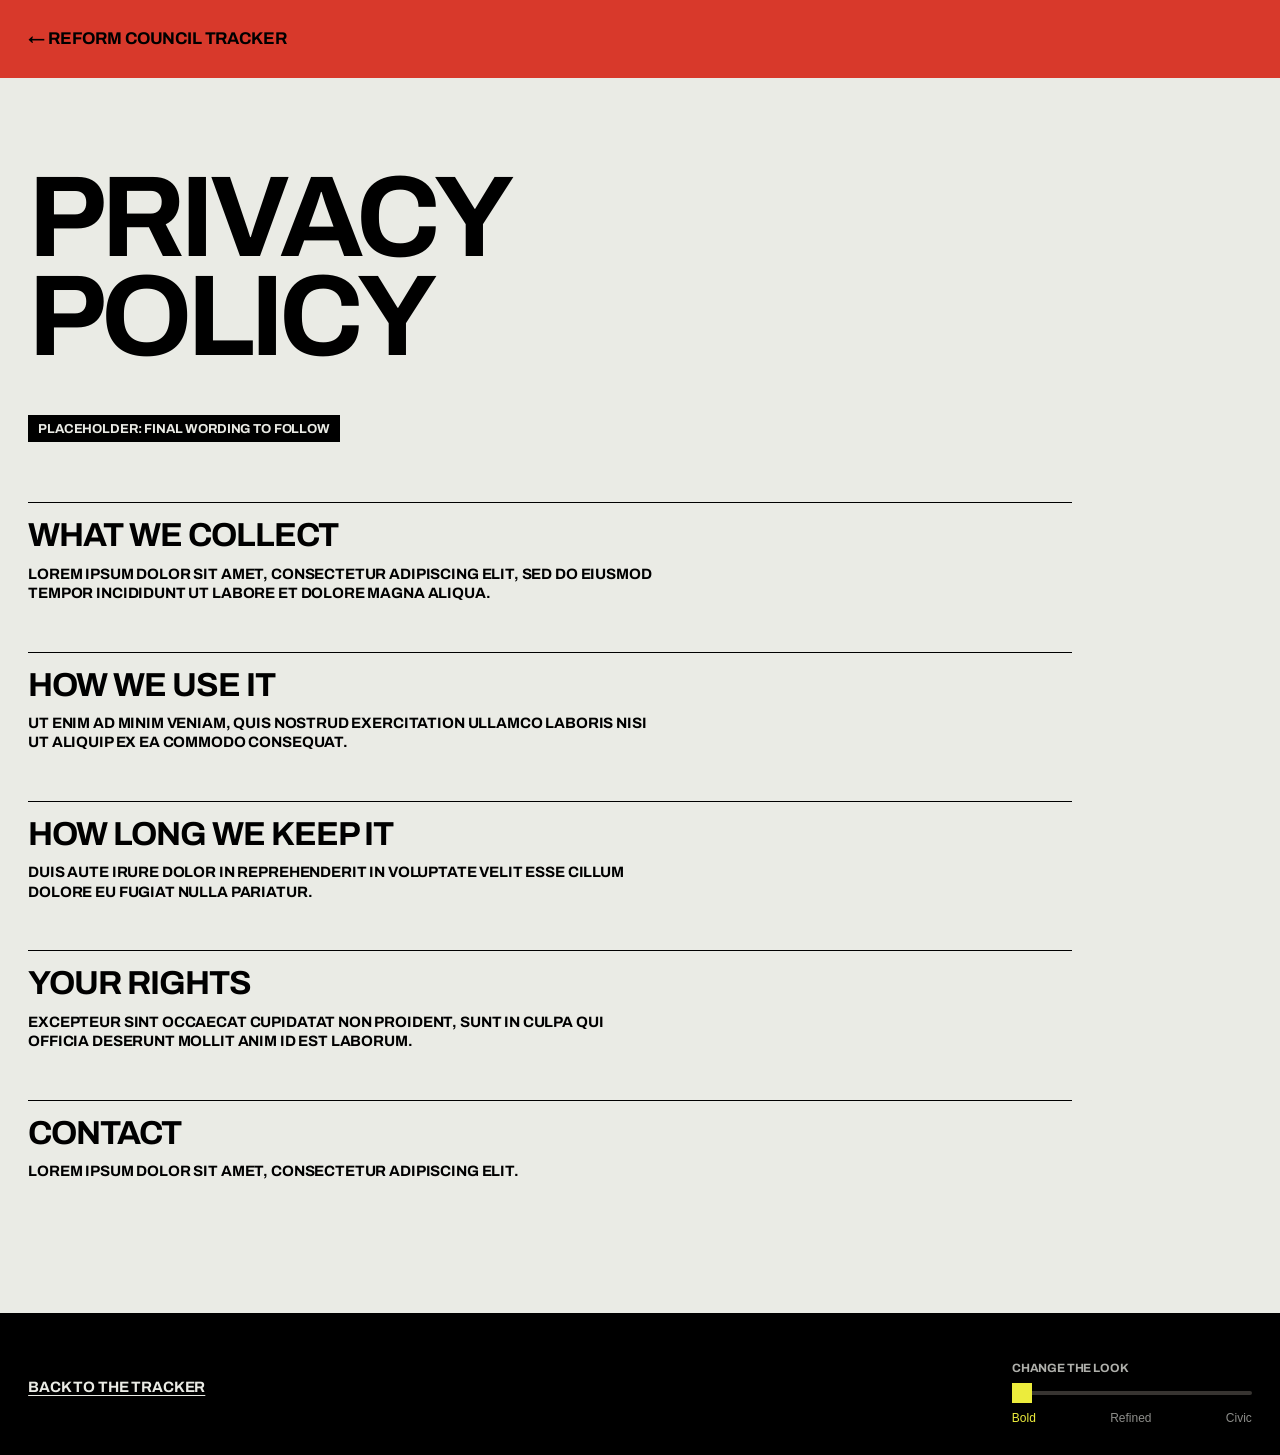
<file: privacy.html>
<!DOCTYPE html>
<html lang="en-GB">
<head>
  <meta charset="UTF-8">
  <meta name="viewport" content="width=device-width, initial-scale=1.0">
  <title>Privacy Policy – Reform Council Tracker</title>
  <link rel="preconnect" href="https://fonts.googleapis.com">
  <link rel="preconnect" href="https://fonts.gstatic.com" crossorigin>
  <link href="https://fonts.googleapis.com/css2?family=Archivo:wdth,wght@100..125,500..900&family=DM+Serif+Display&family=DM+Sans:opsz,wght@9..40,400;9..40,500;9..40,600&family=Libre+Caslon+Text:wght@400;700&family=Libre+Baskerville:ital,wght@0,400;0,700;1,400&display=swap" rel="stylesheet">
  <script src="look.js"></script>
  <style>
    :root {
      --bg:   #eaebe5;
      --ink:  #000;
      --red:  #d8392b;
      --font: 'Archivo', Arial, Helvetica, sans-serif;
      --pad:  clamp(16px, 2.2vw, 32px);
    }
    * { box-sizing: border-box; }
    body {
      margin: 0;
      background: var(--bg);
      color: var(--ink);
      font-family: var(--font);
      font-weight: 700;
      font-size: 15px;
      line-height: 1.3;
      text-transform: uppercase;
      letter-spacing: -0.01em;
      -webkit-font-smoothing: antialiased;
    }
    a { color: inherit; }
    .top {
      background: var(--red);
      padding: var(--pad);
      display: flex; justify-content: space-between; align-items: baseline; gap: 16px;
      font-size: 17px;
    }
    .top a { text-decoration: none; }
    .top a:hover { text-decoration: underline; text-underline-offset: 3px; }
    main { padding: 90px var(--pad) 120px; max-width: 1100px; }
    h1 {
      margin: 0 0 48px;
      font-size: clamp(48px, 9vw, 130px);
      line-height: 0.86;
      letter-spacing: -0.045em;
    }
    h2 {
      margin: 48px 0 12px;
      padding-top: 16px;
      border-top: 1px solid var(--ink);
      font-size: clamp(22px, 2.6vw, 34px);
      letter-spacing: -0.03em;
      line-height: 1;
    }
    p { margin: 0 0 12px; max-width: 70ch; }
    .note { background: var(--ink); color: var(--bg); display: inline-block; padding: 6px 10px 5px; font-size: 13px; }
    footer {
      background: var(--ink); color: var(--bg);
      padding: 48px var(--pad) var(--pad);
    }
    footer .row { display: flex; justify-content: space-between; align-items: center; gap: 24px; flex-wrap: wrap; font-size: 15px; }
    footer a { text-decoration: underline; text-underline-offset: 3px; }
  </style>
  <link rel="stylesheet" href="looks.css">
</head>
<body>
  <header class="top">
    <div class="bunting" aria-hidden="true"></div>
    <a class="home" href="index.html">&larr; Reform Council Tracker</a>
  </header>

  <main class="policy">
    <h1>Privacy<br>policy</h1>
    <p class="note">Placeholder: final wording to follow</p>

    <h2>What we collect</h2>
    <p>Lorem ipsum dolor sit amet, consectetur adipiscing elit, sed do eiusmod tempor incididunt ut labore et dolore magna aliqua.</p>

    <h2>How we use it</h2>
    <p>Ut enim ad minim veniam, quis nostrud exercitation ullamco laboris nisi ut aliquip ex ea commodo consequat.</p>

    <h2>How long we keep it</h2>
    <p>Duis aute irure dolor in reprehenderit in voluptate velit esse cillum dolore eu fugiat nulla pariatur.</p>

    <h2>Your rights</h2>
    <p>Excepteur sint occaecat cupidatat non proident, sunt in culpa qui officia deserunt mollit anim id est laborum.</p>

    <h2>Contact</h2>
    <p>Lorem ipsum dolor sit amet, consectetur adipiscing elit.</p>
  </main>

  <footer>
    <div class="row">
      <p><a href="index.html">Back to the tracker</a></p>
    </div>
  </footer>
</body>
</html>
</file>
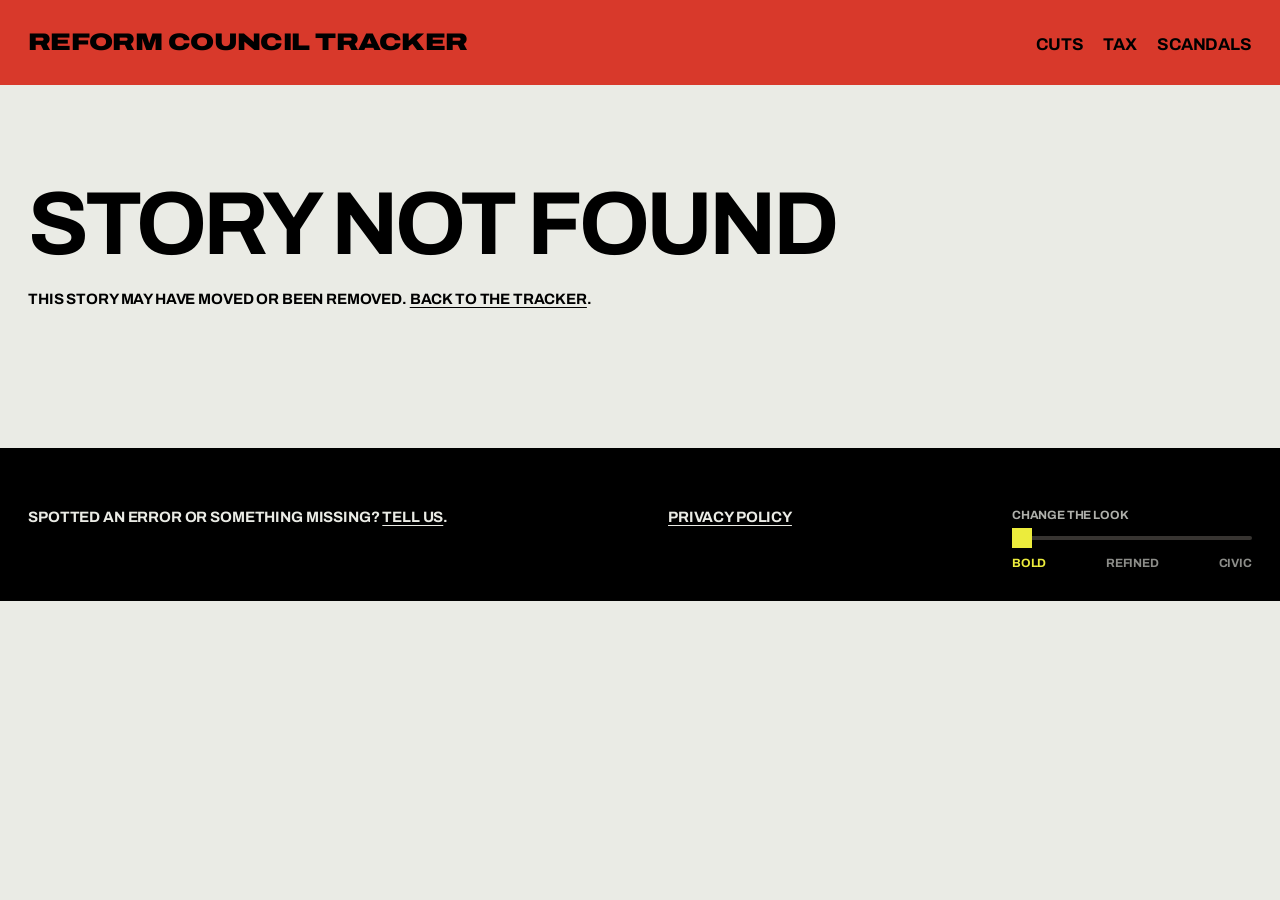
<file: story.html>
<!DOCTYPE html>
<html lang="en-GB">
<head>
  <meta charset="UTF-8">
  <meta name="viewport" content="width=device-width, initial-scale=1.0">
  <title>Reform Council Tracker</title>
  <meta name="description" content="Tracking decisions made by Reform-run councils across the UK.">
  <meta property="og:type" content="article">
  <meta property="og:site_name" content="Reform Council Tracker">
  <meta property="og:title" content="Reform Council Tracker">
  <meta property="og:description" content="Tracking decisions made by Reform-run councils across the UK.">
  <meta name="twitter:card" content="summary">
  <link rel="preconnect" href="https://fonts.googleapis.com">
  <link rel="preconnect" href="https://fonts.gstatic.com" crossorigin>
  <link href="https://fonts.googleapis.com/css2?family=Archivo:wdth,wght@100..125,500..900&family=DM+Serif+Display&family=DM+Sans:opsz,wght@9..40,400;9..40,500;9..40,600&family=Libre+Caslon+Text:wght@400;700&family=Libre+Baskerville:ital,wght@0,400;0,700;1,400&display=swap" rel="stylesheet">
  <script src="look.js"></script>
  <style>
    :root {
      --bg:     #eaebe5;
      --ink:    #000;
      --red:    #d8392b;
      --yellow: #ecec3c;
      --font:   'Archivo', Arial, Helvetica, sans-serif;
      --pad:    clamp(16px, 2.2vw, 32px);
      --accent: var(--ink);
      --on-accent: var(--bg);
    }
    [data-section="cuts"]    { --accent: var(--red);    --on-accent: var(--ink); }
    [data-section="tax"]     { --accent: var(--yellow); --on-accent: var(--ink); }
    [data-section="scandal"] { --accent: var(--ink);    --on-accent: var(--bg); }

    * { box-sizing: border-box; }
    body {
      margin: 0;
      background: var(--bg);
      color: var(--ink);
      font-family: var(--font);
      font-weight: 700;
      font-size: 15px;
      line-height: 1.2;
      text-transform: uppercase;
      letter-spacing: -0.01em;
      -webkit-font-smoothing: antialiased;
    }
    a { color: inherit; text-decoration: none; }
    button { font: inherit; text-transform: inherit; letter-spacing: inherit; color: inherit; }
    p { margin: 0; }

    /* ---- Top bar ------------------------------------------------------- */
    .top {
      background: var(--red);
      padding: var(--pad);
      display: flex; justify-content: space-between; align-items: baseline; gap: 16px;
      font-size: 17px;
    }
    .top .home { font-weight: 900; font-stretch: 125%; letter-spacing: -0.03em; font-size: clamp(17px, 2vw, 24px); }
    .top nav { display: flex; gap: 20px; }
    .top a:hover { text-decoration: underline; text-underline-offset: 3px; }

    /* ---- Article head -------------------------------------------------- */
    article { padding: 70px var(--pad) 90px; }
    .kicker {
      display: inline-flex; gap: 12px;
      background: var(--accent); color: var(--on-accent);
      padding: 6px 10px 5px;
      font-size: 15px;
      margin-bottom: 26px;
    }
    .kicker:hover { background: var(--ink); color: var(--bg); }
    h1 {
      margin: 0;
      max-width: 18ch;
      font-size: clamp(40px, 7vw, 108px);
      line-height: 0.88;
      letter-spacing: -0.045em;
      font-weight: 700;
      text-wrap: balance;
    }

    /* ---- Article body -------------------------------------------------- */
    .article-grid {
      display: grid;
      grid-template-columns: 1fr 3fr;
      gap: var(--pad);
      margin-top: 60px;
      border-top: 2px solid var(--ink);
      padding-top: 22px;
    }
    .side { display: flex; flex-direction: column; gap: 22px; align-self: start; position: sticky; top: 20px; }
    .meta dl { margin: 0; display: grid; gap: 14px; }
    .meta dt { font-size: 12px; opacity: 0.55; margin-bottom: 2px; }
    .meta dd { margin: 0; font-size: 15px; }
    .meta .status { display: inline-block; margin-top: 5px; background: var(--red); padding: 3px 7px 2px; font-size: 12px; }
    .meta .council-link { text-decoration: underline; text-underline-offset: 3px; text-decoration-thickness: 1px; }
    .meta .council-link:hover { text-decoration-thickness: 2px; }

    .share h2 { font-size: 12px; opacity: 0.55; margin: 0 0 8px; font-weight: 700; }
    .share-btns { display: flex; flex-wrap: wrap; gap: 6px; }
    .share-btns a, .share-btns button {
      appearance: none; cursor: pointer;
      background: transparent;
      border: 2px solid var(--ink);
      padding: 7px 10px 6px;
      font-size: 13px;
      transition: background 0.15s ease, color 0.15s ease;
    }
    .share-btns a:hover, .share-btns button:hover { background: var(--accent); border-color: var(--accent); color: var(--on-accent); }
    .share-btns .copied { background: var(--ink); color: var(--bg); }

    .content { max-width: 760px; }
    .standfirst {
      font-size: clamp(22px, 2.4vw, 32px);
      line-height: 1.05;
      letter-spacing: -0.025em;
      margin-bottom: 34px;
    }
    /* Body text in sentence case so longer reads stay readable */
    .body p {
      text-transform: none;
      letter-spacing: 0;
      font-weight: 500;
      font-size: clamp(17px, 1.35vw, 20px);
      line-height: 1.55;
      margin-bottom: 1.1em;
    }
    .source {
      display: inline-block;
      margin-top: 18px;
      background: var(--accent); color: var(--on-accent);
      padding: 7px 11px 6px;
      font-size: 14px;
    }
    .source:hover { background: var(--ink); color: var(--bg); }
    .share-end { margin-top: 44px; padding-top: 18px; border-top: 1px solid var(--ink); }

    /* ---- More stories -------------------------------------------------- */
    .more { padding: 0 var(--pad) 110px; }
    .more-head {
      display: flex; justify-content: space-between; align-items: baseline; gap: 16px;
      border-top: 2px solid var(--ink); padding-top: 18px; margin-bottom: 18px;
    }
    .more-head h2 { margin: 0; font-size: clamp(30px, 4vw, 56px); line-height: 0.9; letter-spacing: -0.04em; }
    .more-head a { font-size: 15px; }
    .more-head a:hover { text-decoration: underline; text-underline-offset: 3px; }
    .more-list { list-style: none; margin: 0; padding: 0; display: grid; grid-template-columns: repeat(3, 1fr); gap: var(--pad); }
    .more-list li { border-top: 1px solid var(--ink); padding-top: 14px; }
    .more-list .m { font-size: 13px; margin-bottom: 10px; display: flex; gap: 10px; flex-wrap: wrap; }
    .more-list h3 { margin: 0; font-size: clamp(20px, 1.9vw, 28px); line-height: 0.95; letter-spacing: -0.03em; }
    .more-list a:hover h3 { text-decoration: underline; text-decoration-thickness: 3px; text-underline-offset: 4px; }

    /* ---- Not found ----------------------------------------------------- */
    .missing { padding: 100px var(--pad) 140px; }
    .missing h1 { margin-bottom: 26px; }
    .missing a { text-decoration: underline; text-underline-offset: 3px; }

    /* ---- Footer -------------------------------------------------------- */
    footer {
      background: var(--ink); color: var(--bg);
      padding: 60px var(--pad) var(--pad);
      display: flex; justify-content: space-between; gap: 24px; flex-wrap: wrap;
      font-size: 15px;
    }
    footer a { text-decoration: underline; text-underline-offset: 3px; }

    @media (max-width: 720px) {
      .top { flex-direction: column; gap: 10px; }
      .top nav { gap: 14px; font-size: 14px; }
      article { padding-top: 44px; }
      .article-grid { grid-template-columns: 1fr; margin-top: 36px; }
      .side { position: static; }
      .meta dl { grid-template-columns: 1fr 1fr; }
      .more-list { grid-template-columns: 1fr; gap: 0; }
      .more-list li { padding-bottom: 18px; }
    }
  </style>
  <link rel="stylesheet" href="looks.css">
</head>
<body>

  <header class="top">
    <div class="bunting" aria-hidden="true"></div>
    <a class="home" href="index.html">Reform Council Tracker</a>
    <nav aria-label="Sections"></nav>
  </header>

  <main id="story"></main>

  <footer>
    <p>Spotted an error or something missing? <a href="index.html#submit">Tell us</a>.</p>
    <p><a href="privacy.html">Privacy policy</a></p>
  </footer>

  <script src="data.js"></script>
  <script src="common.js"></script>
  <script>
    const main = document.getElementById('story');
    const id = new URLSearchParams(location.search).get('id');
    const all = allEntries();
    const found = all.find(({ e }) => entryId(e) === id);

    // Section links in the top bar
    document.querySelector('.top nav').innerHTML = SECTIONS
      .map(s => `<a href="index.html#${esc(s.id)}">${esc(s.navLabel || s.label)}</a>`).join('');

    if (!found) {
      main.innerHTML = `
        <section class="missing">
          <h1>Story not found</h1>
          <p>This story may have moved or been removed. <a href="index.html">Back to the tracker</a>.</p>
        </section>`;
    } else {
      const { e, s } = found;
      const n = pad2(SECTIONS.indexOf(s) + 1);
      const council = findReformCouncil(e.council);
      // The story's link, including the current look so shared links open in the same style
      const pageUrl = () => {
        const url = new URL(location.href);
        url.search = ''; url.hash = '';
        url.searchParams.set('id', entryId(e));
        return TrackerLook.withLook(url.href);
      };
      const paras = String(e.body || e.summary).split(/\n\s*\n/).map(p => p.trim()).filter(Boolean);

      document.title = `${e.title} – Reform Council Tracker`;
      document.querySelector('meta[name="description"]').content = e.summary;
      document.body.dataset.section = s.id;

      // Share links
      const text = `${e.title} – ${e.council}`;
      const enc = encodeURIComponent;
      const shareButtons = (url = pageUrl()) => `
        <div class="share-btns">
          <button type="button" data-copy>Copy link</button>
          <a href="https://wa.me/?text=${enc(`${text} ${url}`)}" target="_blank" rel="noopener">WhatsApp</a>
          <a href="https://twitter.com/intent/tweet?text=${enc(text)}&url=${enc(url)}" target="_blank" rel="noopener">X</a>
          <a href="https://www.facebook.com/sharer/sharer.php?u=${enc(url)}" target="_blank" rel="noopener">Facebook</a>
          <a href="https://bsky.app/intent/compose?text=${enc(`${text} ${url}`)}" target="_blank" rel="noopener">Bluesky</a>
          <a href="mailto:?subject=${enc(e.title)}&body=${enc(`${text}\n\n${url}`)}">Email</a>
          ${navigator.share ? '<button type="button" data-native>More&hellip;</button>' : ''}
        </div>`;

      // Up to three other stories from the same section
      const others = s.entries.filter(x => x !== e).sort((a, b) => b.date.localeCompare(a.date)).slice(0, 3);

      main.innerHTML = `
        <article>
          <a class="kicker" href="index.html#${esc(s.id)}"><span>${n}</span><span>${esc(s.label)}</span></a>
          <h1>${esc(e.title)}</h1>

          <div class="article-grid">
            <aside class="side">
              <div class="meta">
                <dl>
                  <div><dt>Date</dt><dd><time datetime="${esc(e.date)}">${longDate(e.date)}</time></dd></div>
                  <div><dt>Council</dt><dd><a class="council-link" href="${councilUrl(e.council)}">${esc(council ? council.name : e.council)} &rarr;</a>
                    ${council ? `<br><span class="status">${CONTROL_LABEL[council.control]} since ${monthYear(council.since)}</span>` : ''}</dd></div>
                </dl>
              </div>
              <div class="share">
                <h2>Share</h2>
                <div class="share-slot">${shareButtons()}</div>
              </div>
            </aside>

            <div class="content">
              <p class="standfirst">${esc(e.summary)}</p>
              <div class="body">${e.body ? paras.map(p => `<p>${esc(p)}</p>`).join('') : ''}</div>
              ${e.source ? `<a class="source" href="${esc(e.source)}" target="_blank" rel="noopener">Read the source &nearr;</a>` : ''}
              <div class="share share-end">
                <h2>Share this story</h2>
                <div class="share-slot">${shareButtons()}</div>
              </div>
            </div>
          </div>
        </article>

        ${others.length ? `
        <section class="more">
          <div class="more-head">
            <h2>More: ${esc(s.navLabel || s.label)}</h2>
            <a href="index.html#${esc(s.id)}">See all &rarr;</a>
          </div>
          <ul class="more-list">
            ${others.map(o => `
              <li><a href="${entryUrl(o)}">
                <p class="m"><span>${dotDate(o.date)}</span><span>${esc(o.council)}</span></p>
                <h3>${esc(o.title)}</h3>
              </a></li>`).join('')}
          </ul>
        </section>` : ''}
      `;

      // Share buttons are rebuilt when the look changes, so listen on the page instead
      main.addEventListener('click', async ev => {
        const btn = ev.target.closest('[data-copy]');
        if (!btn) return;
        try {
          await navigator.clipboard.writeText(pageUrl());
          btn.textContent = 'Copied!';
        } catch {
          prompt('Copy this link:', pageUrl());
        }
        btn.classList.add('copied');
        setTimeout(() => { btn.textContent = 'Copy link'; btn.classList.remove('copied'); }, 2000);
      });
      main.addEventListener('click', ev => {
        if (!ev.target.closest('[data-native]')) return;
        navigator.share({ title: e.title, text, url: pageUrl() }).catch(() => {});
      });

      // Rebuild the share links with the new look
      document.addEventListener('lookchange', () => {
        main.querySelectorAll('.share-slot').forEach(slot => { slot.innerHTML = shareButtons(); });
      });
    }
  </script>
</body>
</html>
</file>
<file: looks.css>
/* ==========================================================================
   Looks: Bold is the site's default styling (inside each page).
   This file adds the footer switcher and the Refined and Civic looks,
   which apply when <html data-look="refined|civic"> is set by look.js.
   ========================================================================== */

/* ---- Look-specific elements: hidden unless their look is active ---------- */
.hero-promo, .bunting, .hero-kicker, .title-plain, .hero-rule, .hero-cta,
.for-refined, .for-civic, .foot-title { display: none; }

.bunting {
  height: 40px;
  background: url("data:image/svg+xml,%3Csvg xmlns='http://www.w3.org/2000/svg' width='75' height='40'%3E%3Crect y='3' width='75' height='2.2' fill='%231d2b53'/%3E%3Cpath d='M2 5L24 5L13 32Z' fill='%23c1272d'/%3E%3Cpath d='M27 5L49 5L38 32Z' fill='%23fff' stroke='%23d9d2c3'/%3E%3Cpath d='M52 5L74 5L63 32Z' fill='%231d2b53'/%3E%3C/svg%3E") repeat-x left top;
}

/* ---- Footer look switcher (styled for Bold by default) -------------------- */
.look-switch { display: grid; gap: 6px; min-width: 240px; --ls-accent: #ecec3c; }
.look-switch .ls-label { font-size: 12px; opacity: 0.75; }
.look-switch input[type=range] {
  -webkit-appearance: none; appearance: none;
  width: 100%; height: 4px; margin: 8px 0;
  background: color-mix(in srgb, currentColor 35%, transparent);
  border-radius: 4px; cursor: pointer;
}
.look-switch input[type=range]::-webkit-slider-thumb {
  -webkit-appearance: none; width: 20px; height: 20px; border-radius: var(--ls-thumb, 0);
  background: var(--ls-accent); border: 0; cursor: grab;
}
.look-switch input[type=range]::-moz-range-thumb {
  width: 20px; height: 20px; border-radius: var(--ls-thumb, 0);
  background: var(--ls-accent); border: 0; cursor: grab;
}
.look-switch input[type=range]:focus-visible { outline: 2px solid var(--ls-accent); outline-offset: 6px; }
.ls-stops { display: flex; justify-content: space-between; }
.ls-stops button {
  appearance: none; background: none; border: 0; padding: 2px 0; cursor: pointer;
  font-size: 12px; opacity: 0.6; color: inherit;
}
.ls-stops button:hover { opacity: 1; }
.ls-stops button.on { opacity: 1; color: var(--ls-accent); }

::view-transition-old(root), ::view-transition-new(root) { animation-duration: 0.45s; }


/* ==========================================================================
   REFINED: smart modern supermarket / farm shop / rebranded zoo
   White, larder green, clean serif, rounded and airy
   ========================================================================== */
:root[data-look="refined"] {
  --bg: #ffffff;
  --ink: #1a1a1a;
  --red: #b5532f;        /* terracotta: Reform areas, scandals */
  --yellow: #f5f1e9;     /* oat: panels */
  --green: #23412f;
  --sage: #e6ede3;
  --oat: #f5f1e9;
  --mustard: #d9a93e;
  --rule: #e5e2da;
  --muted: #6b6b66;
  --font: 'DM Sans', system-ui, sans-serif;
  --serif: 'DM Serif Display', Georgia, serif;
  --map-other: #ece8df; --map-reform: #b5532f; --map-hover: #ddd8cc;
}
[data-look="refined"] body {
  font-weight: 400; font-size: 16px; line-height: 1.45;
  text-transform: none; letter-spacing: 0;
}
[data-look="refined"] [data-section="cuts"]    { --accent: var(--green);   --on-accent: #fff; }
[data-look="refined"] [data-section="tax"]     { --accent: var(--mustard); --on-accent: #1a1a1a; }
[data-look="refined"] [data-section="scandal"] { --accent: var(--red);     --on-accent: #fff; }

/* Nav */
[data-look="refined"] .nav {
  top: calc(var(--pad) + 26px);
  background: #fff; border: 1px solid var(--rule); border-radius: 99px;
  font-size: 14px; font-weight: 600; padding: 8px 18px;
  box-shadow: 0 6px 18px -12px rgba(0,0,0,0.3);
}

/* Hero */
[data-look="refined"] .hero {
  background: #fff; color: var(--green);
  min-height: 86svh; position: relative;
  justify-content: center; align-items: center; text-align: center; gap: 22px;
  padding: 120px var(--pad) 80px;
  border-bottom: 1px solid var(--rule);
}
[data-look="refined"] .hero-promo {
  display: block; position: absolute; top: 0; left: 0; right: 0;
  background: var(--green); color: #fff; font-size: 13px; font-weight: 500; padding: 9px 16px;
}
[data-look="refined"] .hero .fit { display: none; }
[data-look="refined"] .title-plain {
  display: block; font-family: var(--serif); font-weight: 400;
  font-size: clamp(48px, 8vw, 118px); line-height: 1; letter-spacing: -0.02em; font-stretch: 100%;
}
[data-look="refined"] .hero .tagline {
  font-size: clamp(17px, 1.7vw, 21px); line-height: 1.4; letter-spacing: 0;
  color: var(--ink); max-width: 34ch; padding: 0; font-weight: 400;
}
[data-look="refined"] .for-bold { display: none; }
[data-look="refined"] .for-refined { display: inline; }
[data-look="refined"] .hero-cta {
  display: inline-block; background: var(--green); color: #fff;
  font-weight: 600; font-size: 15px; padding: 13px 26px 12px; border-radius: 99px;
}
[data-look="refined"] .hero-cta:hover { background: #1a3324; }

/* Intro + map */
[data-look="refined"] .intro > p {
  font-family: var(--serif); font-size: clamp(24px, 2.5vw, 38px); line-height: 1.2; letter-spacing: -0.01em;
}
[data-look="refined"] #uk-map path { stroke: #fff; }
[data-look="refined"] .legend i { border-radius: 4px; }
[data-look="refined"] .map-tip {
  background: #fff; color: var(--ink); border: 1px solid var(--rule); border-radius: 10px;
  box-shadow: 0 16px 36px -18px rgba(0,0,0,0.4);
}
[data-look="refined"] .map-tip strong { font-family: var(--serif); font-weight: 400; font-size: 23px; line-height: 1.05; letter-spacing: -0.01em; color: var(--green); }
[data-look="refined"] .map-tip .tag { background: var(--red); color: #fff; border-radius: 99px; padding: 3px 9px; font-weight: 600; }

/* Postcode */
[data-look="refined"] .local-inner { border-top: 1px solid var(--rule); }
[data-look="refined"] #local h2 { font-family: var(--serif); font-weight: 400; color: var(--green); letter-spacing: -0.02em; line-height: 1; }
[data-look="refined"] .pc-form input { border: 1px solid #cfcac0; border-right: 0; border-radius: 99px 0 0 99px; font-size: 18px; padding-left: 20px; }
[data-look="refined"] .pc-form button { background: var(--green); color: #fff; border-radius: 0 99px 99px 0; font-weight: 600; font-size: 15px; }
[data-look="refined"] .pc-form button:hover { background: #1a3324; color: #fff; }
[data-look="refined"] .pc-council { border: 1px solid var(--rule); border-radius: 10px; }
[data-look="refined"] .pc-council.is-reform { background: var(--red); border-color: var(--red); color: #fff; }
[data-look="refined"] .pc-results .entry .sec { border-radius: 99px; padding: 3px 9px; }

/* Tabs + panels */
[data-look="refined"] .tabs { border-top: 0; gap: 12px; }
[data-look="refined"] .tab {
  border: 1px solid var(--rule); border-radius: 10px; min-height: 150px;
  background: #fff;
}
[data-look="refined"] .tab .top { font-size: 13px; font-weight: 600; color: var(--muted); }
[data-look="refined"] .tab .label { font-family: var(--serif); font-weight: 400; font-size: clamp(22px, 2.3vw, 32px); letter-spacing: -0.01em; line-height: 1.05; }
[data-look="refined"] .tab:hover { background: #fafaf7; }
[data-look="refined"] .tab[aria-selected="true"] { background: var(--sage); border-color: var(--sage); color: var(--green); }
[data-look="refined"] .tab[aria-selected="true"] .top { color: var(--green); }
[data-look="refined"] .slider { border-top: 0; }
[data-look="refined"] .panel { padding-top: 70px; }
[data-look="refined"] .panel-head .num { font-size: 14px; font-weight: 600; color: var(--muted); letter-spacing: 0; margin-bottom: 10px; }
[data-look="refined"] .panel-head h2 { font-family: var(--serif); font-weight: 400; color: var(--green); font-size: clamp(40px, 5.5vw, 76px); letter-spacing: -0.02em; line-height: 1; }
[data-look="refined"] .panel-desc { color: var(--muted); }

/* Entries */
[data-look="refined"] .entry { border-top: 1px solid var(--rule); }
[data-look="refined"] .entry:last-child { border-bottom: 1px solid var(--rule); }
[data-look="refined"] .meta { font-size: 14px; color: var(--muted); font-weight: 500; }
[data-look="refined"] .entry h3 { font-family: var(--serif); font-weight: 400; font-size: clamp(24px, 2.4vw, 34px); letter-spacing: -0.01em; line-height: 1.1; }
[data-look="refined"] .entry h3 a:hover { text-decoration-thickness: 1px; }
[data-look="refined"] .entry p { color: #3a3a37; }
[data-look="refined"] .entry .source { background: var(--green); color: #fff; border-radius: 99px; font-size: 13px; font-weight: 600; padding: 8px 16px 7px; }
[data-look="refined"] .entry .source:hover { background: #1a3324; color: #fff; }
[data-look="refined"] .empty { border-top: 1px solid var(--rule); color: var(--muted); }
[data-look="refined"] .controls { font-size: 15px; font-weight: 600; color: var(--green); }

/* Submit form */
[data-look="refined"] #submit { background: var(--oat); }
[data-look="refined"] #submit h2 { font-family: var(--serif); font-weight: 400; color: var(--green); letter-spacing: -0.02em; line-height: 1; }
[data-look="refined"] .field label { font-weight: 600; font-size: 13px; }
[data-look="refined"] .field input, [data-look="refined"] .field select, [data-look="refined"] .field textarea {
  background-color: #fff; border: 1px solid var(--rule); border-radius: 8px; padding: 11px 12px; font-weight: 400;
}
[data-look="refined"] .field select { padding-right: 34px; background-position: right 12px center; }
[data-look="refined"] .consent input { accent-color: var(--green); }
[data-look="refined"] .form-foot button { background: var(--green); color: #fff; border-radius: 99px; font-weight: 600; font-size: 15px; }
[data-look="refined"] .form-foot button:hover { background: #1a3324; color: #fff; }

/* Footer */
[data-look="refined"] footer { background: var(--green); color: #fff; }
[data-look="refined"] footer .fit { display: none; }
[data-look="refined"] .foot-title { display: block; font-family: var(--serif); font-size: clamp(30px, 4vw, 52px); line-height: 1; letter-spacing: -0.02em; }
[data-look="refined"] .look-switch { --ls-accent: #d9e8c9; --ls-thumb: 50%; }
[data-look="refined"] .look-switch .ls-label { font-weight: 600; }

/* Story page */
[data-look="refined"] header.top { background: #fff; border-bottom: 1px solid var(--rule); font-size: 14px; font-weight: 600; }
[data-look="refined"] header.top .home { font-family: var(--serif); font-weight: 400; font-stretch: 100%; letter-spacing: -0.01em; color: var(--green); font-size: 24px; }
[data-look="refined"] .kicker { border-radius: 99px; font-size: 13px; font-weight: 600; padding: 6px 14px 5px; }
[data-look="refined"] article h1, [data-look="refined"] .missing h1 {
  font-family: var(--serif); font-weight: 400; color: var(--green); letter-spacing: -0.02em; line-height: 1;
}
[data-look="refined"] .article-grid { border-top: 1px solid var(--rule); }
[data-look="refined"] .meta dt { opacity: 1; color: var(--muted); font-weight: 600; }
[data-look="refined"] .meta dd { font-weight: 500; }
[data-look="refined"] .meta .status { background: var(--red); color: #fff; border-radius: 99px; padding: 3px 9px; font-weight: 600; }
[data-look="refined"] .share h2 { opacity: 1; color: var(--muted); font-weight: 600; }
[data-look="refined"] .share-btns a, [data-look="refined"] .share-btns button { border: 0; background: var(--oat); color: var(--green); border-radius: 99px; font-weight: 600; padding: 8px 14px 7px; }
[data-look="refined"] .share-btns a:hover, [data-look="refined"] .share-btns button:hover { background: var(--green); color: #fff; }
[data-look="refined"] .standfirst { font-size: clamp(19px, 1.7vw, 23px); line-height: 1.4; letter-spacing: 0; font-weight: 500; }
[data-look="refined"] .body p { font-weight: 400; color: #333; }
[data-look="refined"] .content .source { border-radius: 99px; font-weight: 600; padding: 9px 16px 8px; }
[data-look="refined"] .share-end { border-top: 1px solid var(--rule); }
[data-look="refined"] .more-head { border-top: 1px solid var(--rule); }
[data-look="refined"] .more-head h2 { font-family: var(--serif); font-weight: 400; color: var(--green); letter-spacing: -0.02em; }
[data-look="refined"] .more-list li { border-top: 1px solid var(--rule); }
[data-look="refined"] .more-list .m { color: var(--muted); font-weight: 500; }
[data-look="refined"] .more-list h3 { font-family: var(--serif); font-weight: 400; letter-spacing: -0.01em; line-height: 1.1; }

/* Privacy page */
[data-look="refined"] main.policy h1 { font-family: var(--serif); font-weight: 400; color: var(--green); letter-spacing: -0.02em; line-height: 1; }
[data-look="refined"] main.policy h2 { font-family: var(--serif); font-weight: 400; color: var(--green); border-top: 1px solid var(--rule); letter-spacing: -0.01em; }
[data-look="refined"] .policy .note { background: var(--oat); color: var(--green); border-radius: 99px; font-weight: 600; padding: 6px 12px 5px; }


/* ==========================================================================
   CIVIC: British civic pride
   Ivory, pillar-box red and navy; Caslon capitals; village-fete bunting
   ========================================================================== */
:root[data-look="civic"] {
  --bg: #faf7f0;
  --ink: #1d2b53;
  --red: #c1272d;
  --yellow: #f1ead9;     /* warm paper: panels */
  --navy: #1d2b53;
  --gold: #b8923a;
  --font: 'Libre Baskerville', Georgia, serif;
  --caslon: 'Libre Caslon Text', Georgia, serif;
  --map-other: #e3ddd0; --map-reform: #c1272d; --map-hover: #d6cfbf;
}
[data-look="civic"] body {
  font-weight: 400; font-size: 15px; line-height: 1.5;
  text-transform: none; letter-spacing: 0;
}
[data-look="civic"] [data-section="cuts"]    { --accent: var(--red);  --on-accent: #fff; }
[data-look="civic"] [data-section="tax"]     { --accent: var(--gold); --on-accent: #1d2b53; }
[data-look="civic"] [data-section="scandal"] { --accent: var(--navy); --on-accent: #fff; }

/* Shared type helpers */
[data-look="civic"] .nav,
[data-look="civic"] .hero .title-plain,
[data-look="civic"] #local h2,
[data-look="civic"] .tab .label,
[data-look="civic"] .panel-head .num,
[data-look="civic"] .panel-head h2,
[data-look="civic"] .entry h3,
[data-look="civic"] .entry .source,
[data-look="civic"] .map-tip strong,
[data-look="civic"] .map-tip .tag,
[data-look="civic"] .pc-form button,
[data-look="civic"] .pc-council,
[data-look="civic"] #submit h2,
[data-look="civic"] .form-foot button,
[data-look="civic"] .foot-title,
[data-look="civic"] header.top .home,
[data-look="civic"] .kicker,
[data-look="civic"] article h1,
[data-look="civic"] .missing h1,
[data-look="civic"] .share-btns a,
[data-look="civic"] .share-btns button,
[data-look="civic"] .content .source,
[data-look="civic"] .more-head h2,
[data-look="civic"] .more-list h3,
[data-look="civic"] main.policy h1,
[data-look="civic"] main.policy h2 {
  font-family: var(--caslon); font-weight: 700; text-transform: uppercase; font-stretch: 100%;
}
[data-look="civic"] .tab .top,
[data-look="civic"] .meta,
[data-look="civic"] .field label,
[data-look="civic"] .controls,
[data-look="civic"] .legend,
[data-look="civic"] .map-foot,
[data-look="civic"] .look-switch .ls-label,
[data-look="civic"] .ls-stops button,
[data-look="civic"] .hero-kicker,
[data-look="civic"] .meta dt,
[data-look="civic"] .share h2,
[data-look="civic"] .more-list .m,
[data-look="civic"] header.top nav {
  font-variant: small-caps; text-transform: lowercase; letter-spacing: 0.1em;
}

/* Nav */
[data-look="civic"] .nav { top: 46px; background: var(--bg); border: 1px solid var(--navy); font-size: 12.5px; letter-spacing: 0.1em; padding: 8px 14px 7px; }

/* Hero */
[data-look="civic"] .hero {
  background: var(--bg); color: var(--navy);
  min-height: 86svh; position: relative;
  justify-content: center; align-items: center; text-align: center; gap: 18px;
  padding: 110px var(--pad) 80px;
  border-bottom: 4px double var(--navy);
}
[data-look="civic"] .bunting { display: block; position: absolute; top: 0; left: 0; right: 0; }
[data-look="civic"] .hero-kicker { display: block; font-size: 18px; margin: 0; }
[data-look="civic"] .hero .fit { display: none; }
[data-look="civic"] .title-plain {
  display: block; color: var(--red);
  font-size: clamp(50px, 10vw, 150px); line-height: 1; letter-spacing: 0.04em;
  max-width: 7.5em; margin: 0 auto;
}
[data-look="civic"] .title-plain .w-reform { display: none; }
[data-look="civic"] .hero-rule { display: block; width: 240px; height: 6px; border-top: 2px solid var(--navy); border-bottom: 1px solid var(--navy); }
[data-look="civic"] .hero .tagline {
  font-style: italic; font-weight: 400; font-size: clamp(18px, 2vw, 25px); line-height: 1.3;
  letter-spacing: 0; max-width: 30ch; padding: 0;
}
[data-look="civic"] .for-bold { display: none; }
[data-look="civic"] .for-civic { display: inline; }

/* Intro + map */
[data-look="civic"] .intro > p { font-size: clamp(19px, 2vw, 28px); line-height: 1.5; letter-spacing: 0; }
[data-look="civic"] .intro > p::first-letter {
  font-family: var(--caslon); font-weight: 700; color: var(--red);
  float: left; font-size: 3.3em; line-height: 0.85; padding: 0.06em 0.1em 0 0;
}
[data-look="civic"] #uk-map path { stroke: var(--bg); }
[data-look="civic"] .map-tip { background: #fff; color: var(--navy); border: 2px solid var(--navy); box-shadow: 5px 5px 0 var(--red); }
[data-look="civic"] .map-tip strong { font-size: 18px; letter-spacing: 0.04em; line-height: 1.15; }
[data-look="civic"] .map-tip .tag { background: var(--red); color: #fff; font-size: 10.5px; letter-spacing: 0.1em; }

/* Postcode */
[data-look="civic"] .local-inner { border-top: 4px double var(--navy); }
[data-look="civic"] #local h2 { letter-spacing: 0.03em; line-height: 1.1; font-size: clamp(28px, 3.6vw, 52px); }
[data-look="civic"] .pc-form input { border: 1px solid var(--navy); border-right: 0; background: #fff; font-family: var(--font); letter-spacing: 0.04em; }
[data-look="civic"] .pc-form button { background: var(--red); color: #fff; font-size: 13px; letter-spacing: 0.12em; }
[data-look="civic"] .pc-form button:hover { background: var(--navy); color: #fff; }
[data-look="civic"] .pc-council { border: 1px solid var(--navy); font-size: 13px; letter-spacing: 0.05em; }
[data-look="civic"] .pc-council small { font-family: var(--font); text-transform: none; font-weight: 400; letter-spacing: 0; font-style: italic; }
[data-look="civic"] .pc-council.is-reform { background: var(--red); border-color: var(--red); color: #fff; }

/* Tabs + panels */
[data-look="civic"] .tabs { border: 2px solid var(--navy); }
[data-look="civic"] .tab { border-right: 1px solid var(--navy); background: #fff; min-height: 150px; }
[data-look="civic"] .tab:last-child { border-right: 0; }
[data-look="civic"] .tab .top { font-size: 15px; }
[data-look="civic"] .tab .label { font-size: clamp(17px, 1.8vw, 24px); letter-spacing: 0.04em; line-height: 1.15; }
[data-look="civic"] .tab:hover { background: #f6f2e8; }
[data-look="civic"] .tab[aria-selected="true"] { background: var(--accent); color: var(--on-accent); }
[data-look="civic"] .slider { border-top: 0; }
[data-look="civic"] .panel-head { text-align: center; }
[data-look="civic"] .panel-head .num { color: var(--red); font-size: clamp(22px, 2.4vw, 32px); letter-spacing: 0.1em; margin-bottom: 10px; }
[data-look="civic"] .panel-head h2 { font-size: clamp(34px, 4.8vw, 68px); letter-spacing: 0.03em; line-height: 1.05; }
[data-look="civic"] .panel-desc { font-style: italic; margin-left: auto; margin-right: auto; max-width: 60ch; }

/* Entries */
[data-look="civic"] .entry { border-top: 1px solid var(--navy); }
[data-look="civic"] .entry:last-child { border-bottom: 4px double var(--navy); }
[data-look="civic"] .meta { font-size: 15px; }
[data-look="civic"] .entry h3 { font-size: clamp(20px, 2.1vw, 29px); letter-spacing: 0.03em; line-height: 1.15; }
[data-look="civic"] .entry p { line-height: 1.6; }
[data-look="civic"] .entry .source { background: var(--red); color: #fff; font-size: 11.5px; letter-spacing: 0.12em; padding: 8px 13px 7px; }
[data-look="civic"] .entry .source:hover { background: var(--navy); color: #fff; }
[data-look="civic"] .empty { border-top: 1px solid var(--navy); font-style: italic; }
[data-look="civic"] .controls { font-size: 17px; }

/* Submit form */
[data-look="civic"] #submit { background: var(--yellow); border-top: 4px double var(--navy); }
[data-look="civic"] #submit h2 { color: var(--red); letter-spacing: 0.03em; line-height: 1.05; font-size: clamp(40px, 6vw, 88px); }
[data-look="civic"] .field label { font-size: 15px; }
[data-look="civic"] .field input, [data-look="civic"] .field select, [data-look="civic"] .field textarea {
  background-color: #fff; border: 1px solid var(--navy); padding: 10px 12px; font-weight: 400;
}
[data-look="civic"] .field select { padding-right: 34px; background-position: right 12px center; }
[data-look="civic"] .consent input { accent-color: var(--red); }
[data-look="civic"] .form-foot button { background: var(--red); color: #fff; font-size: 13px; letter-spacing: 0.12em; }
[data-look="civic"] .form-foot button:hover { background: var(--navy); color: #fff; }

/* Footer */
[data-look="civic"] footer { background: var(--navy); color: var(--bg); border-top: 4px double #e9c46a; }
[data-look="civic"] footer .fit { display: none; }
[data-look="civic"] .foot-title { display: block; font-size: clamp(26px, 3.4vw, 44px); letter-spacing: 0.06em; line-height: 1.1; }
[data-look="civic"] .look-switch { --ls-accent: #e9c46a; --ls-thumb: 50%; }
[data-look="civic"] .ls-stops button { font-size: 14px; }

/* Story page */
[data-look="civic"] header.top { background: var(--bg); color: var(--navy); border-bottom: 4px double var(--navy); position: relative; padding-top: calc(var(--pad) + 34px); }
[data-look="civic"] header.top .home { color: var(--red); letter-spacing: 0.06em; font-size: clamp(16px, 1.8vw, 21px); }
[data-look="civic"] header.top nav { font-size: 16px; }
[data-look="civic"] .kicker { font-size: 11.5px; letter-spacing: 0.12em; padding: 7px 11px 6px; }
[data-look="civic"] article h1, [data-look="civic"] .missing h1 { color: var(--red); letter-spacing: 0.03em; line-height: 1.05; font-size: clamp(34px, 5.4vw, 80px); }
[data-look="civic"] .article-grid { border-top: 4px double var(--navy); }
[data-look="civic"] .meta dt { opacity: 1; font-size: 14px; }
[data-look="civic"] .meta .status { background: var(--red); color: #fff; font-style: italic; }
[data-look="civic"] .share h2 { opacity: 1; font-size: 14px; font-weight: 400; }
[data-look="civic"] .share-btns a, [data-look="civic"] .share-btns button { border: 1px solid var(--navy); font-size: 11px; letter-spacing: 0.1em; padding: 8px 11px 7px; }
[data-look="civic"] .share-btns a:hover, [data-look="civic"] .share-btns button:hover { background: var(--red); border-color: var(--red); color: #fff; }
[data-look="civic"] .standfirst { font-style: italic; font-size: clamp(18px, 1.7vw, 22px); line-height: 1.45; letter-spacing: 0; }
[data-look="civic"] .body p { font-weight: 400; line-height: 1.7; }
[data-look="civic"] .content .source { font-size: 12px; letter-spacing: 0.12em; padding: 9px 13px 8px; }
[data-look="civic"] .share-end { border-top: 1px solid var(--navy); }
[data-look="civic"] .more-head { border-top: 4px double var(--navy); }
[data-look="civic"] .more-head h2 { letter-spacing: 0.03em; line-height: 1.1; }
[data-look="civic"] .more-list li { border-top: 1px solid var(--navy); }
[data-look="civic"] .more-list .m { font-size: 14px; }
[data-look="civic"] .more-list h3 { letter-spacing: 0.03em; line-height: 1.15; font-size: clamp(18px, 1.6vw, 23px); }

/* Privacy page */
[data-look="civic"] main.policy h1 { color: var(--red); letter-spacing: 0.03em; line-height: 1.05; }
[data-look="civic"] main.policy h2 { border-top: 1px solid var(--navy); letter-spacing: 0.03em; }
[data-look="civic"] .policy .note { background: var(--navy); color: #fff; font-style: italic; }

/* Civic on small screens: stacked tabs need horizontal rules instead */
@media (max-width: 720px) {
  [data-look="civic"] .tab { border-right: 0; border-bottom: 1px solid var(--navy); }
  [data-look="civic"] .tab:last-child { border-bottom: 0; }
  [data-look="refined"] .tabs { gap: 8px; }
  [data-look="refined"] .tab, [data-look="civic"] .tab { min-height: 0; }
}

/* ==========================================================================
   Map box story counts and council feed pages
   ========================================================================== */
[data-look="refined"] .map-tip .tip-list { border-top-color: var(--rule); }
[data-look="refined"] .map-tip .tip-list li i { border-radius: 50%; }
[data-look="refined"] .map-tip .tip-list li > a { border-radius: 6px; }
[data-look="refined"] .map-tip .tip-list a:hover, [data-look="refined"] .map-tip .tip-list a:focus-visible { background: var(--sage); color: var(--green); }
[data-look="refined"] .map-tip .tip-list li.here { background: #f3f1ec; }
[data-look="refined"] #uk-map .regions path { stroke: #9a9588; }
[data-look="refined"] #uk-map .regions path.on { stroke: var(--green); fill: rgba(35, 65, 47, 0.06); }

[data-look="civic"] .map-tip .tip-sub, [data-look="civic"] .map-tip .tip-hint { font-style: italic; }
[data-look="civic"] .map-tip .tip-list { border-top: 1px solid var(--navy); }
[data-look="civic"] .map-tip .tip-list a:hover, [data-look="civic"] .map-tip .tip-list a:focus-visible { background: var(--red); color: #fff; }
[data-look="civic"] .map-tip .tip-list li.here { background: #f1ead9; }
[data-look="civic"] #uk-map .regions path.on { fill: rgba(29, 43, 83, 0.06); }

/* Council feed page */
[data-look="refined"] .facts { border-top: 1px solid var(--rule); }
[data-look="refined"] .facts dt { opacity: 1; color: var(--muted); font-weight: 600; }
[data-look="refined"] .facts dd { font-family: var(--serif); letter-spacing: -0.01em; }
[data-look="refined"] .facts .status { background: var(--red); color: #fff; border-radius: 99px; font-family: var(--font); font-weight: 600; font-size: 14px; padding: 4px 12px 3px; }
[data-look="refined"] .counts a { border-radius: 99px; font-weight: 600; padding: 7px 14px 6px; }
[data-look="refined"] .feed-head { border-top: 1px solid var(--rule); }
[data-look="refined"] .feed-head h2 { font-family: var(--serif); font-weight: 400; color: var(--green); letter-spacing: -0.02em; }
[data-look="refined"] .feed-head a { font-weight: 600; color: var(--green); }
[data-look="refined"] .entry .sec { border-radius: 99px; padding: 3px 9px; font-weight: 600; }

[data-look="civic"] .facts { border-top: 4px double var(--navy); }
[data-look="civic"] .facts dt { opacity: 1; font-variant: small-caps; text-transform: lowercase; letter-spacing: 0.1em; font-size: 14px; }
[data-look="civic"] .facts dd { font-family: var(--caslon); font-weight: 700; text-transform: uppercase; letter-spacing: 0.04em; font-size: clamp(15px, 1.4vw, 19px); }
[data-look="civic"] .facts .status { background: var(--red); color: #fff; }
[data-look="civic"] .facts-note { font-style: italic; }
[data-look="civic"] .counts a { font-family: var(--caslon); font-weight: 700; text-transform: uppercase; letter-spacing: 0.1em; font-size: 12px; padding: 8px 12px 7px; }
[data-look="civic"] .feed-head { border-top: 4px double var(--navy); }
[data-look="civic"] .feed-head h2 { font-family: var(--caslon); font-weight: 700; text-transform: uppercase; letter-spacing: 0.03em; color: var(--red); line-height: 1.1; }
[data-look="civic"] .feed-head a { font-variant: small-caps; text-transform: lowercase; letter-spacing: 0.1em; font-size: 16px; }
[data-look="civic"] .entry .sec { font-family: var(--caslon); font-weight: 700; text-transform: uppercase; letter-spacing: 0.1em; font-size: 10.5px; padding: 4px 8px 3px; }
</file>
